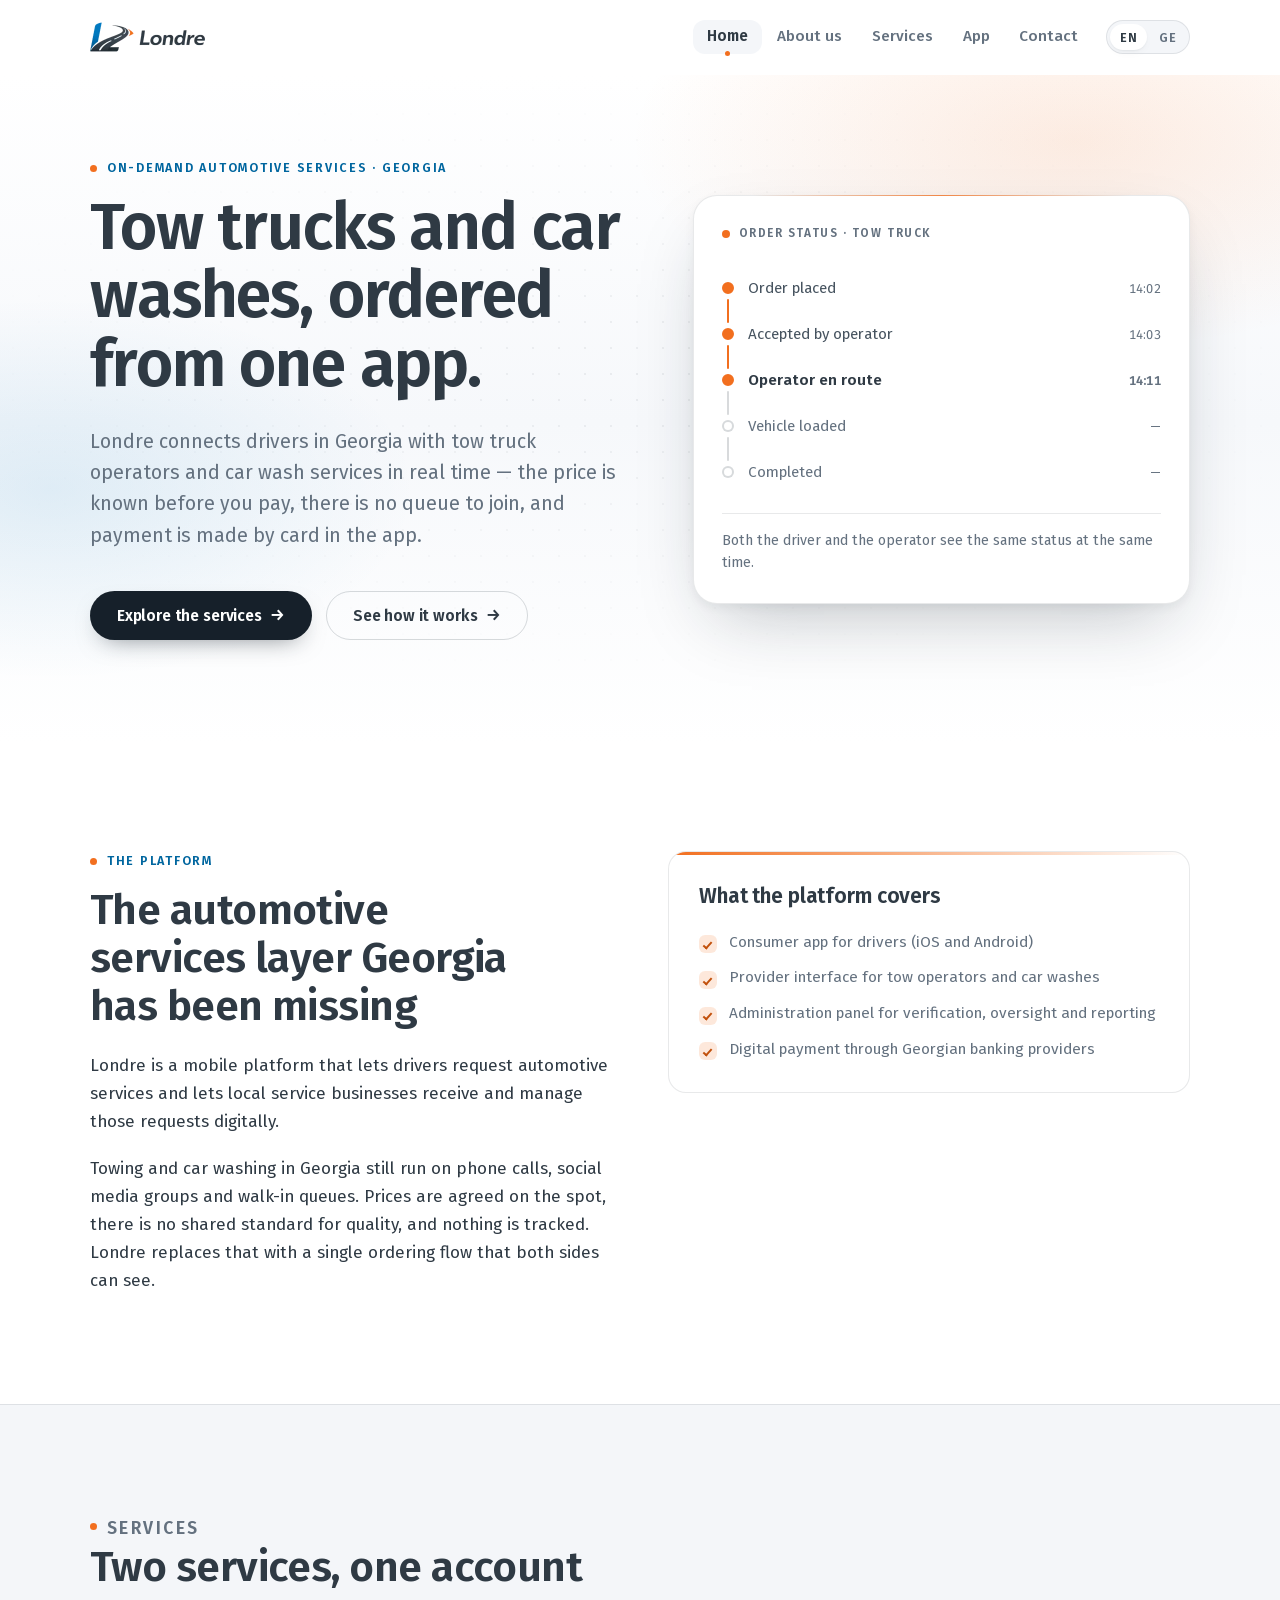
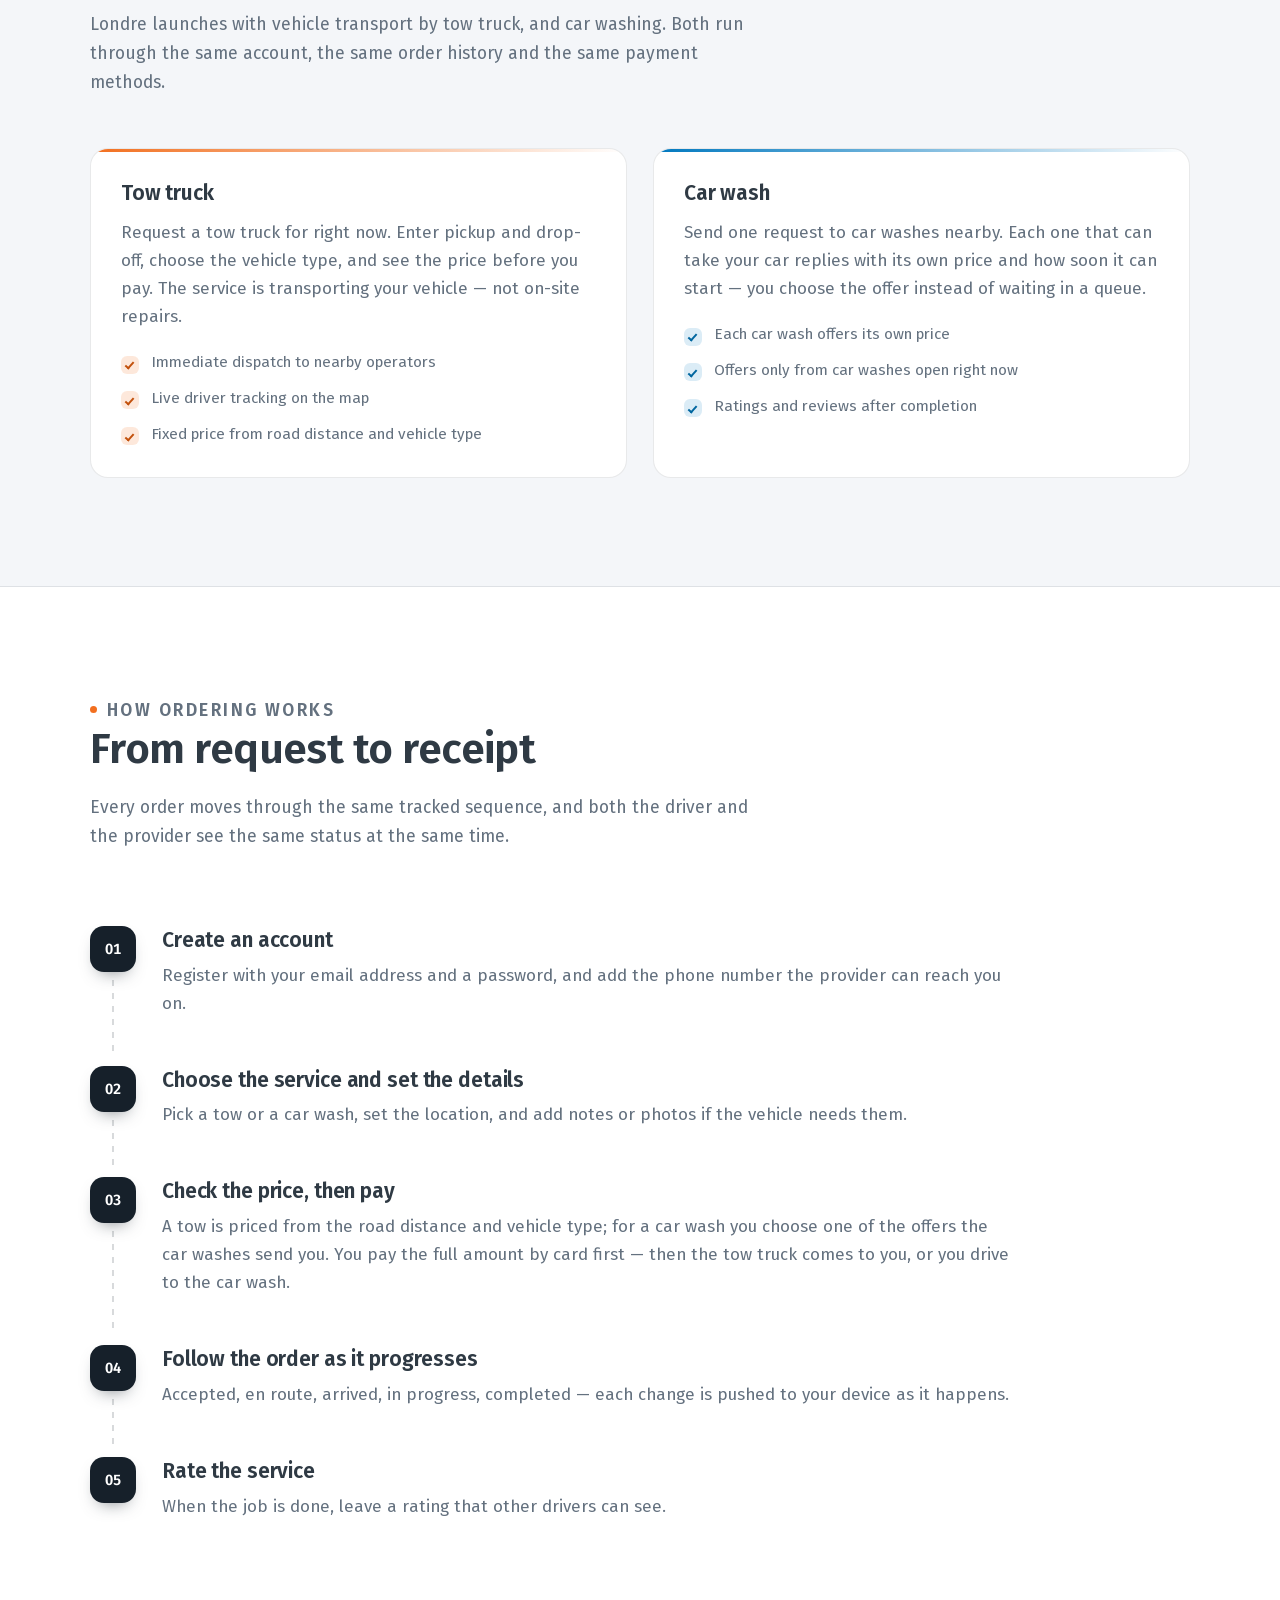
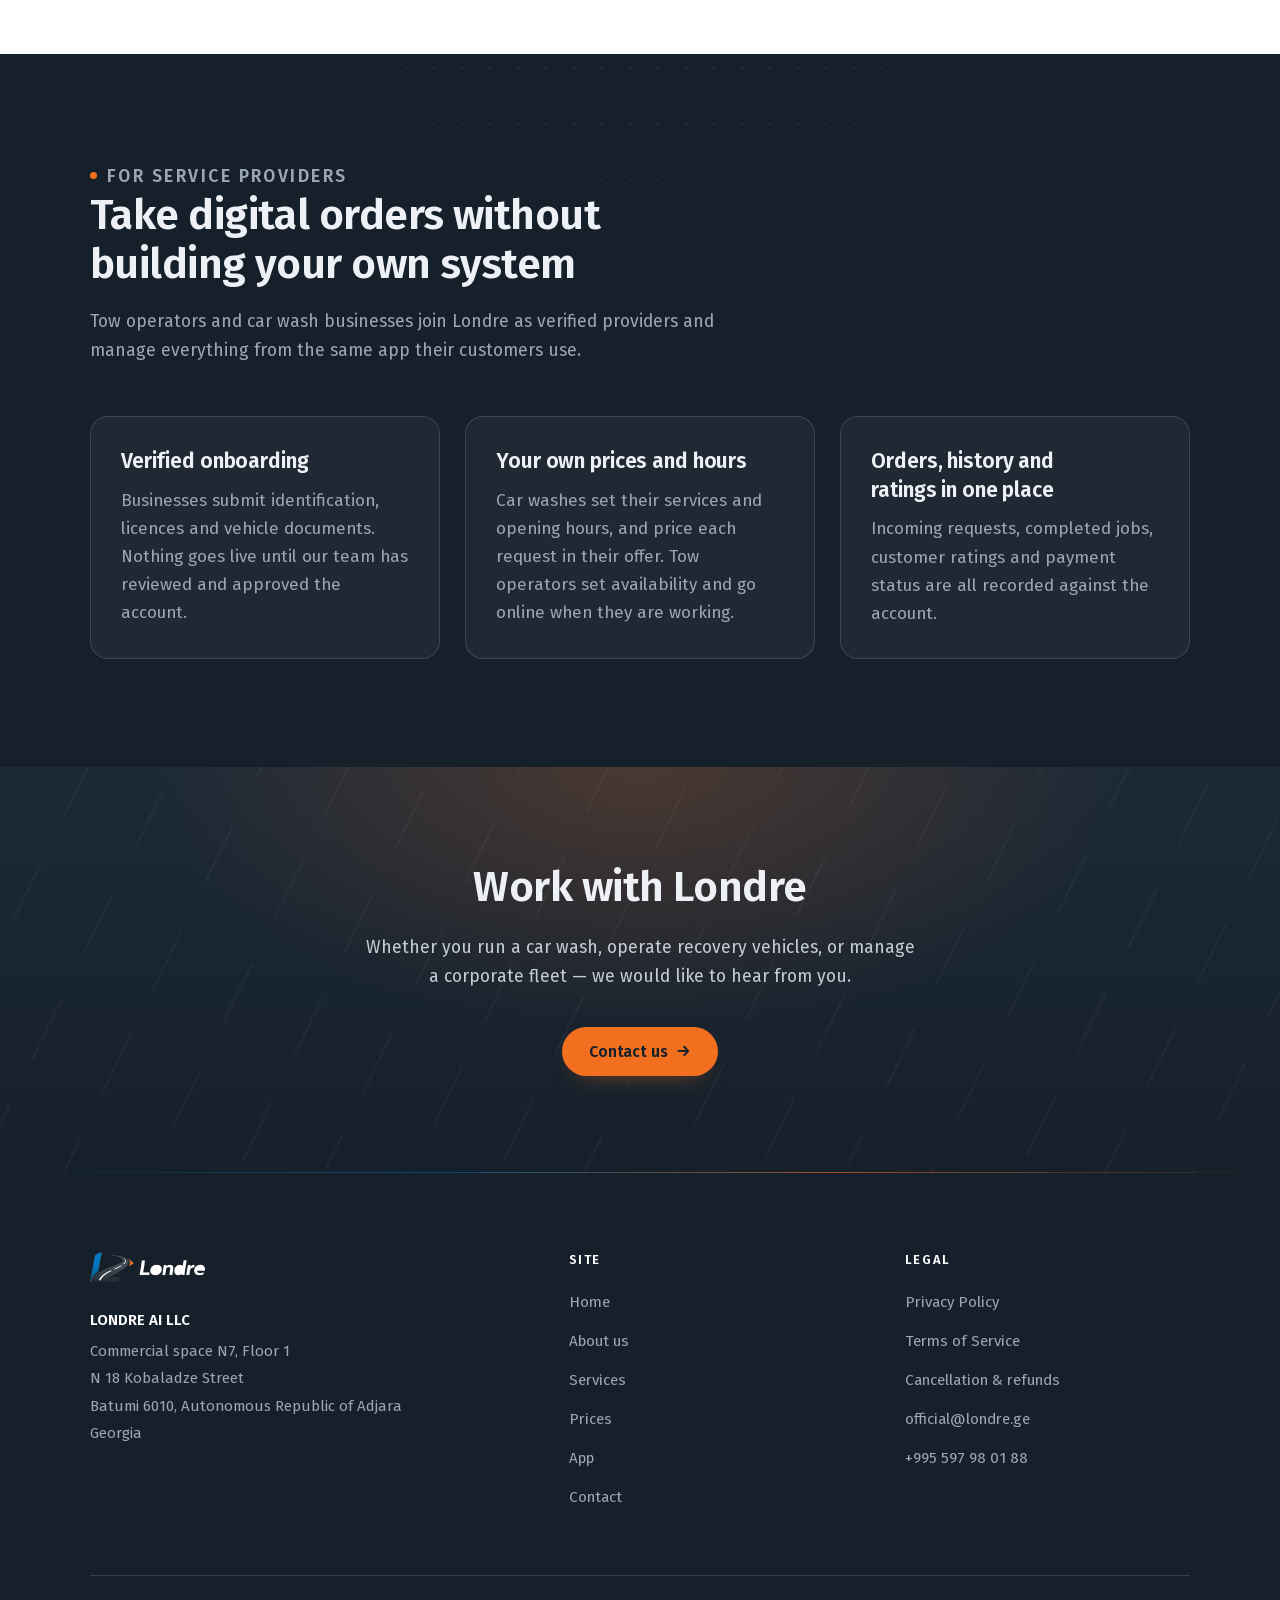
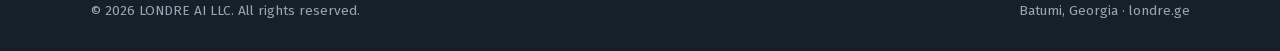
<file: index.html>
<!DOCTYPE html>
<html lang="en">
<head>
<meta charset="utf-8">
<meta name="viewport" content="width=device-width, initial-scale=1">
<title>Londre — On-demand tow truck and car wash services in Georgia</title>
<meta name="title-en" content="Londre — On-demand tow truck and car wash services in Georgia">
<meta name="title-ka" content="ლონდრე — ევაკუატორი და ავტოსამრეცხაო მოთხოვნისამებრ">
<meta name="description" content="Londre is a mobile platform by LONDRE AI LLC connecting drivers in Georgia with tow truck operators and car wash services. Prices shown before you pay and card payment in the app, on iOS and Android.">
<meta name="author" content="LONDRE AI LLC">
<link rel="canonical" href="https://londre.ge/index.html">
<meta property="og:title" content="Londre — On-demand tow truck and car wash services in Georgia">
<meta property="og:description" content="Londre is a mobile platform by LONDRE AI LLC connecting drivers in Georgia with tow truck operators and car wash services. Prices shown before you pay and card payment in the app, on iOS and Android.">
<meta property="og:type" content="website">
<meta property="og:url" content="https://londre.ge/index.html">
<meta property="og:site_name" content="Londre">
<meta property="og:image" content="https://londre.ge/assets/og.png">
<meta property="og:image:width" content="1200">
<meta property="og:image:height" content="630">
<meta name="twitter:card" content="summary_large_image">
<meta name="twitter:image" content="https://londre.ge/assets/og.png">
<meta name="theme-color" content="#16202A">
<link rel="icon" href="assets/favicon.png" type="image/png">
<link rel="apple-touch-icon" href="assets/apple-touch-icon.png">
<link rel="preload" href="assets/fonts/firago-400-latin.woff2" as="font" type="font/woff2" crossorigin>
<link rel="preload" href="assets/fonts/firago-600-latin.woff2" as="font" type="font/woff2" crossorigin>
<script>/* Latin is needed in both languages (brand, e-mail, timestamps), so it is
   preloaded flat. The Georgian slices are only worth fetching early for a
   Georgian visitor. Storage key and language sniff must match assets/site.js. */
try{var _l=localStorage.getItem('londre-lang')||((navigator.language||'').toLowerCase().indexOf('ka')===0?'ka':'en');
if(_l==='ka'){['400','600'].forEach(function(w){var k=document.createElement('link');k.rel='preload';k.as='font';
k.type='font/woff2';k.crossOrigin='anonymous';k.href='assets/fonts/firago-'+w+'-georgian.woff2';
document.head.appendChild(k);});}}catch(e){}</script>
<link rel="stylesheet" href="assets/styles.css">
<script type="application/ld+json">
{
  "@context": "https://schema.org",
  "@type": "Organization",
  "name": "LONDRE AI LLC",
  "alternateName": "Londre",
  "url": "https://londre.ge",
  "logo": "https://londre.ge/assets/logo.png",
  "email": "official@londre.ge",
  "telephone": "+995597980188",
  "address": {
    "@type": "PostalAddress",
    "streetAddress": "Commercial space N7, Floor 1, N 18 Kobaladze Street",
    "addressLocality": "Batumi",
    "addressRegion": "Autonomous Republic of Adjara",
    "postalCode": "6010",
    "addressCountry": "GE"
  }
}
</script>
</head>
<body>
<a class="skip" href="#main">Skip to content</a>
<header class="site-header">
  <div class="wrap nav">
    <a class="brand" href="index.html">
      <picture>
        <source srcset="assets/logo.webp" type="image/webp">
        <img src="assets/logo.png" alt="Londre" width="115" height="36">
      </picture>
    </a>
    <button class="nav-toggle" type="button" aria-expanded="false" aria-label="Menu"><span></span></button>
    <nav class="nav-links" aria-label="Main">
        <a href="index.html" aria-current="page"><span class="en">Home</span><span class="ka">მთავარი</span></a>
        <a href="about.html"><span class="en">About us</span><span class="ka">ჩვენ შესახებ</span></a>
        <a href="services.html"><span class="en">Services</span><span class="ka">სერვისები</span></a>
        <a href="app.html"><span class="en">App</span><span class="ka">აპლიკაცია</span></a>
        <a href="contact.html"><span class="en">Contact</span><span class="ka">კონტაქტი</span></a>
    </nav>
    <div class="lang" role="group" aria-label="Language">
      <button type="button" data-lang="en" aria-pressed="true">EN</button>
      <button type="button" data-lang="ka" aria-pressed="false">GE</button>
    </div>
  </div>
</header>
<main id="main">

<section class="hero">
  <div class="wrap hero-grid">
    <div>
      <p class="eyebrow"><span class="en">On-demand automotive services &middot; Georgia</span><span class="ka">მოთხოვნისამებრ ავტოსერვისები &middot; საქართველო</span></p>
      <h1><span class="en">Tow trucks and car washes, ordered from one app.</span><span class="ka">ევაკუატორი და ავტორეცხვა — ერთი აპლიკაციიდან.</span></h1>
      <p class="lede"><span class="en">Londre connects drivers in Georgia with tow truck operators and car wash services in real time — the price is known before you pay, there is no queue to join, and payment is made by card in the app.</span><span class="ka">ლონდრე რეალურ დროში აკავშირებს საქართველოში მძღოლებს ევაკუატორის ოპერატორებთან და ავტოსამრეცხაოებთან — ფასი ცნობილია გადახდამდე, რიგში დგომა არ გჭირდებათ, გადახდა კი ბარათით ხდება აპლიკაციაში.</span></p>
      <div class="hero-actions">
        <a class="btn btn-primary" href="services.html"><span class="en">Explore the services</span><span class="ka">სერვისების ნახვა</span></a>
        <a class="btn btn-ghost" href="about.html"><span class="en">See how it works</span><span class="ka">ნახეთ როგორ მუშაობს</span></a>
      </div>
    </div>
    <aside class="status-panel" aria-label="Order status example">
      <p class="panel-label"><span class="en">Order status &middot; tow truck</span><span class="ka">შეკვეთის სტატუსი &middot; ევაკუატორი</span></p>
      <ul class="status-list">
        <li class="done"><span class="dot"></span><span><span class="en">Order placed</span><span class="ka">შეკვეთა განთავსდა</span></span><span class="stamp">14:02</span></li>
        <li class="done"><span class="dot"></span><span><span class="en">Accepted by operator</span><span class="ka">ოპერატორმა მიიღო</span></span><span class="stamp">14:03</span></li>
        <li class="now"><span class="dot"></span><span><span class="en">Operator en route</span><span class="ka">ოპერატორი გზაშია</span></span><span class="stamp">14:11</span></li>
        <li><span class="dot"></span><span><span class="en">Vehicle loaded</span><span class="ka">ავტომობილი დატვირთულია</span></span><span class="stamp">&mdash;</span></li>
        <li><span class="dot"></span><span><span class="en">Completed</span><span class="ka">დასრულდა</span></span><span class="stamp">&mdash;</span></li>
      </ul>
      <div class="panel-foot"><div class="en"><p>Both the driver and the operator see the same status at the same time.</p></div><div class="ka"><p>მძღოლიც და ოპერატორიც ერთსა და იმავე სტატუსს ერთდროულად ხედავს.</p></div></div>
    </aside>
  </div>
</section>

<section class="section">
  <div class="wrap">
    <div class="grid grid-2" style="gap:56px; align-items:start;">
      <div>
        <p class="eyebrow"><span class="en">The platform</span><span class="ka">პლატფორმა</span></p>
        <h2><span class="en">The automotive services layer Georgia has been missing</span><span class="ka">ავტოსერვისების ციფრული ფენა, რომელიც საქართველოს აკლდა</span></h2>
        <div class="en"><p>Londre is a mobile platform that lets drivers request automotive services and lets local service businesses receive and manage those requests digitally.</p><p>Towing and car washing in Georgia still run on phone calls, social media groups and walk-in queues. Prices are agreed on the spot, there is no shared standard for quality, and nothing is tracked. Londre replaces that with a single ordering flow that both sides can see.</p></div><div class="ka"><p>ლონდრე არის მობილური პლატფორმა, რომელიც მძღოლს აძლევს ავტოსერვისის შეკვეთის შესაძლებლობას, ხოლო ადგილობრივ სერვის-კომპანიებს — ამ შეკვეთების ციფრულად მიღებისა და მართვის საშუალებას.</p><p>საქართველოში ევაკუაცია და ავტორეცხვა დღემდე ტელეფონზე, სოციალურ ქსელებსა და ცოცხალ რიგზეა დამოკიდებული. ფასი ადგილზე თანხმდება, ხარისხის ერთიანი სტანდარტი არ არსებობს და არაფერი აღირიცხება. ლონდრე ამას ცვლის ერთიანი, ორივე მხარისთვის თვალსაჩინო შეკვეთის პროცესით.</p></div>
      </div>
      <div class="card card-line">
        <h3><span class="en">What the platform covers</span><span class="ka">რას მოიცავს პლატფორმა</span></h3>
        <ul class="ticks">
          <li><span class="en">Consumer app for drivers (iOS and Android)</span><span class="ka">მომხმარებლის აპლიკაცია მძღოლებისთვის (iOS და Android)</span></li>
          <li><span class="en">Provider interface for tow operators and car washes</span><span class="ka">პროვაიდერის ინტერფეისი ევაკუატორებისა და სამრეცხაოებისთვის</span></li>
          <li><span class="en">Administration panel for verification, oversight and reporting</span><span class="ka">ადმინისტრირების პანელი ვერიფიკაციის, ზედამხედველობისა და ანგარიშგებისთვის</span></li>
          <li><span class="en">Digital payment through Georgian banking providers</span><span class="ka">ციფრული გადახდა ქართული საბანკო პროვაიდერების მეშვეობით</span></li>
        </ul>
      </div>
    </div>
  </div>
</section>

<section class="section section-fog">
  <div class="wrap">
    <div class="section-head">
      <p class="eyebrow"><span class="en">Services</span><span class="ka">სერვისები</span></p>
      <h2><span class="en">Two services, one account</span><span class="ka">ორი სერვისი, ერთი ანგარიში</span></h2>
      <p><span class="en">Londre launches with vehicle transport by tow truck, and car washing. Both run through the same account, the same order history and the same payment methods.</span><span class="ka">ლონდრე იწყება ევაკუატორით ავტომობილის გადაყვანითა და ავტორეცხვით. ორივე მუშაობს ერთი ანგარიშით, ერთი შეკვეთების ისტორიითა და ერთი გადახდის მეთოდებით.</span></p>
    </div>
    <div class="grid grid-2">
      <div class="card card-line">
        <h3><span class="en">Tow truck</span><span class="ka">ევაკუატორი</span></h3>
        <div class="en"><p>Request a tow truck for right now. Enter pickup and drop-off, choose the vehicle type, and see the price before you pay. The service is transporting your vehicle — not on-site repairs.</p></div><div class="ka"><p>გამოიძახეთ ევაკუატორი ახლავე. მიუთითეთ აყვანისა და ჩამოსვლის მისამართი, აირჩიეთ ავტომობილის ტიპი და ნახეთ ფასი გადახდამდე. მომსახურება გულისხმობს ავტომობილის გადაყვანას და არა ადგილზე შეკეთებას.</p></div>
        <ul class="ticks">
          <li><span class="en">Immediate dispatch to nearby operators</span><span class="ka">დაუყოვნებელი გამოძახება ახლომდებარე ოპერატორებთან</span></li>
          <li><span class="en">Live driver tracking on the map</span><span class="ka">მძღოლის ადგილმდებარეობა რუკაზე რეალურ დროში</span></li>
          <li><span class="en">Fixed price from road distance and vehicle type</span><span class="ka">ფიქსირებული ფასი გზის მანძილისა და ავტომობილის ტიპის მიხედვით</span></li>
        </ul>
      </div>
      <div class="card card-line-b">
        <h3><span class="en">Car wash</span><span class="ka">ავტოსამრეცხაო</span></h3>
        <div class="en"><p>Send one request to car washes nearby. Each one that can take your car replies with its own price and how soon it can start — you choose the offer instead of waiting in a queue.</p></div><div class="ka"><p>გაგზავნეთ ერთი მოთხოვნა ახლომდებარე სამრეცხაოებში. თითოეული, ვისაც თქვენი ავტომობილის მიღება შეუძლია, გიგზავნით საკუთარ ფასს და დროს, როდის შეძლებს დაწყებას — რიგში ლოდინის ნაცვლად თქვენ ირჩევთ შეთავაზებას.</p></div>
        <ul class="ticks">
          <li><span class="en">Each car wash offers its own price</span><span class="ka">თითოეული სამრეცხაო საკუთარ ფასს გთავაზობთ</span></li>
          <li><span class="en">Offers only from car washes open right now</span><span class="ka">შეთავაზებები მხოლოდ ახლა ღია სამრეცხაოებიდან</span></li>
          <li><span class="en">Ratings and reviews after completion</span><span class="ka">შეფასება და მიმოხილვა შესრულების შემდეგ</span></li>
        </ul>
      </div>
    </div>
  </div>
</section>

<section class="section">
  <div class="wrap">
    <div class="section-head">
      <p class="eyebrow"><span class="en">How ordering works</span><span class="ka">როგორ მუშაობს შეკვეთა</span></p>
      <h2><span class="en">From request to receipt</span><span class="ka">შეკვეთიდან ქვითრამდე</span></h2>
      <p><span class="en">Every order moves through the same tracked sequence, and both the driver and the provider see the same status at the same time.</span><span class="ka">ყოველი შეკვეთა გადის ერთსა და იმავე აღრიცხულ თანმიმდევრობას და მძღოლიც და პროვაიდერიც ერთსა და იმავე სტატუსს ერთდროულად ხედავს.</span></p>
    </div>
    <div class="steps">
      <div class="step"><div class="step-n"></div><div><h3><span class="en">Create an account</span><span class="ka">შექმენით ანგარიში</span></h3><div class="en"><p>Register with your email address and a password, and add the phone number the provider can reach you on.</p></div><div class="ka"><p>დარეგისტრირდით ელფოსტითა და პაროლით და მიუთითეთ ტელეფონის ნომერი, რომელზეც პროვაიდერი დაგიკავშირდებათ.</p></div></div></div>
      <div class="step"><div class="step-n"></div><div><h3><span class="en">Choose the service and set the details</span><span class="ka">აირჩიეთ სერვისი და მიუთითეთ დეტალები</span></h3><div class="en"><p>Pick a tow or a car wash, set the location, and add notes or photos if the vehicle needs them.</p></div><div class="ka"><p>აირჩიეთ ევაკუატორი ან სამრეცხაო, მიუთითეთ ადგილი, საჭიროების შემთხვევაში დაამატეთ შენიშვნა ან ფოტო.</p></div></div></div>
      <div class="step"><div class="step-n"></div><div><h3><span class="en">Check the price, then pay</span><span class="ka">გადაამოწმეთ ფასი და გადაიხადეთ</span></h3><div class="en"><p>A tow is priced from the road distance and vehicle type; for a car wash you choose one of the offers the car washes send you. You pay the full amount by card first — then the tow truck comes to you, or you drive to the car wash.</p></div><div class="ka"><p>ევაკუატორის ფასი გზის მანძილითა და ავტომობილის ტიპით გამოითვლება; სამრეცხაოს შემთხვევაში ირჩევთ ერთ-ერთ შეთავაზებას, რომელსაც სამრეცხაოები გიგზავნიან. ჯერ სრულ თანხას იხდით ბარათით — შემდეგ კი ევაკუატორი თქვენთან მოდის, ან თქვენ მიდიხართ სამრეცხაოში.</p></div></div></div>
      <div class="step"><div class="step-n"></div><div><h3><span class="en">Follow the order as it progresses</span><span class="ka">თვალი ადევნეთ შეკვეთის მიმდინარეობას</span></h3><div class="en"><p>Accepted, en route, arrived, in progress, completed — each change is pushed to your device as it happens.</p></div><div class="ka"><p>მიღებულია, გზაშია, ჩამოვიდა, მიმდინარეობს, დასრულდა — თითოეული ცვლილება მყისვე იგზავნება თქვენს მოწყობილობაზე.</p></div></div></div>
      <div class="step"><div class="step-n"></div><div><h3><span class="en">Rate the service</span><span class="ka">შეაფასეთ სერვისი</span></h3><div class="en"><p>When the job is done, leave a rating that other drivers can see.</p></div><div class="ka"><p>სამუშაოს დასრულების შემდეგ დატოვეთ შეფასება, რომელსაც სხვა მძღოლები დაინახავენ.</p></div></div></div>
    </div>
  </div>
</section>

<section class="section section-dark">
  <div class="wrap">
    <div class="section-head">
      <p class="eyebrow"><span class="en">For service providers</span><span class="ka">სერვის-პროვაიდერებისთვის</span></p>
      <h2><span class="en">Take digital orders without building your own system</span><span class="ka">მიიღეთ ციფრული შეკვეთები საკუთარი სისტემის აშენების გარეშე</span></h2>
      <p><span class="en">Tow operators and car wash businesses join Londre as verified providers and manage everything from the same app their customers use.</span><span class="ka">ევაკუატორის ოპერატორები და ავტოსამრეცხაოები ლონდრეს უერთდებიან როგორც ვერიფიცირებული პროვაიდერები და ყველაფერს იმავე აპლიკაციიდან მართავენ, რომელსაც მათი კლიენტები იყენებენ.</span></p>
    </div>
    <div class="grid grid-3">
      <div class="card"><h3><span class="en">Verified onboarding</span><span class="ka">ვერიფიცირებული რეგისტრაცია</span></h3><div class="en"><p>Businesses submit identification, licences and vehicle documents. Nothing goes live until our team has reviewed and approved the account.</p></div><div class="ka"><p>კომპანიები წარადგენენ პირადობის, ლიცენზიისა და ავტომობილის დოკუმენტებს. ანგარიში აქტიური არ ხდება, სანამ ჩვენი გუნდი მას არ განიხილავს და დაამტკიცებს.</p></div></div>
      <div class="card"><h3><span class="en">Your own prices and hours</span><span class="ka">საკუთარი ფასები და სამუშაო საათები</span></h3><div class="en"><p>Car washes set their services and opening hours, and price each request in their offer. Tow operators set availability and go online when they are working.</p></div><div class="ka"><p>სამრეცხაოები აყენებენ სერვისებსა და სამუშაო საათებს და თითოეულ მოთხოვნას საკუთარ ფასს სთავაზობენ. ევაკუატორები აყენებენ ხელმისაწვდომობას და მუშაობისას გადადიან ონლაინ რეჟიმში.</p></div></div>
      <div class="card"><h3><span class="en">Orders, history and ratings in one place</span><span class="ka">შეკვეთები, ისტორია და შეფასებები ერთ ადგილას</span></h3><div class="en"><p>Incoming requests, completed jobs, customer ratings and payment status are all recorded against the account.</p></div><div class="ka"><p>შემომავალი შეკვეთები, შესრულებული სამუშაოები, კლიენტების შეფასებები და გადახდის სტატუსი აღირიცხება ერთ ანგარიშზე.</p></div></div>
    </div>
  </div>
</section>

<section class="cta">
  <div class="wrap">
    <h2><span class="en">Work with Londre</span><span class="ka">ითანამშრომლეთ ლონდრესთან</span></h2>
    <div class="en"><p>Whether you run a car wash, operate recovery vehicles, or manage a corporate fleet — we would like to hear from you.</p></div><div class="ka"><p>თუ მართავთ ავტოსამრეცხაოს, ევაკუატორს ან კორპორატიულ ავტოპარკს — მოგვწერეთ.</p></div>
    <a class="btn btn-primary" href="contact.html"><span class="en">Contact us</span><span class="ka">დაგვიკავშირდით</span></a>
  </div>
</section>

</main>
<footer class="site-footer">
  <div class="wrap">
    <div class="footer-grid">
      <div>
        <picture>
          <source srcset="assets/logo-inverse.webp" type="image/webp">
          <img class="footer-logo" src="assets/logo-inverse.png" alt="Londre" width="115" height="36">
        </picture>
        <address>
          <strong>LONDRE AI LLC</strong><br>
          Commercial space N7, Floor 1<br>
          N 18 Kobaladze Street<br>
          Batumi 6010, Autonomous Republic of Adjara<br>
          Georgia
        </address>
      </div>
      <div>
        <h4><span class="en">Site</span><span class="ka">საიტი</span></h4>
        <ul>
          <li><a href="index.html"><span class="en">Home</span><span class="ka">მთავარი</span></a></li>
          <li><a href="about.html"><span class="en">About us</span><span class="ka">ჩვენ შესახებ</span></a></li>
          <li><a href="services.html"><span class="en">Services</span><span class="ka">სერვისები</span></a></li>
          <li><a href="services.html#prices"><span class="en">Prices</span><span class="ka">ფასები</span></a></li>
          <li><a href="app.html"><span class="en">App</span><span class="ka">აპლიკაცია</span></a></li>
          <li><a href="contact.html"><span class="en">Contact</span><span class="ka">კონტაქტი</span></a></li>
        </ul>
      </div>
      <div>
        <h4><span class="en">Legal</span><span class="ka">სამართლებრივი</span></h4>
        <ul>
          <li><a href="privacy.html"><span class="en">Privacy Policy</span><span class="ka">კონფიდენციალურობის პოლიტიკა</span></a></li>
          <li><a href="terms.html"><span class="en">Terms of Service</span><span class="ka">მომსახურების პირობები</span></a></li>
          <li><a href="refund.html"><span class="en">Cancellation &amp; refunds</span><span class="ka">გაუქმება და თანხის დაბრუნება</span></a></li>
          <li><a href="mailto:official@londre.ge">official@londre.ge</a></li>
          <li><a href="tel:+995597980188">+995 597 98 01 88</a></li>
        </ul>
      </div>
    </div>
    <div class="footer-base">
      <div>&copy; 2026 LONDRE AI LLC. <span class="en">All rights reserved.</span><span class="ka">ყველა უფლება დაცულია.</span></div>
      <div>Batumi, Georgia &middot; londre.ge</div>
    </div>
  </div>
</footer>
<script src="assets/site.js"></script>
</body>
</html>
</file>
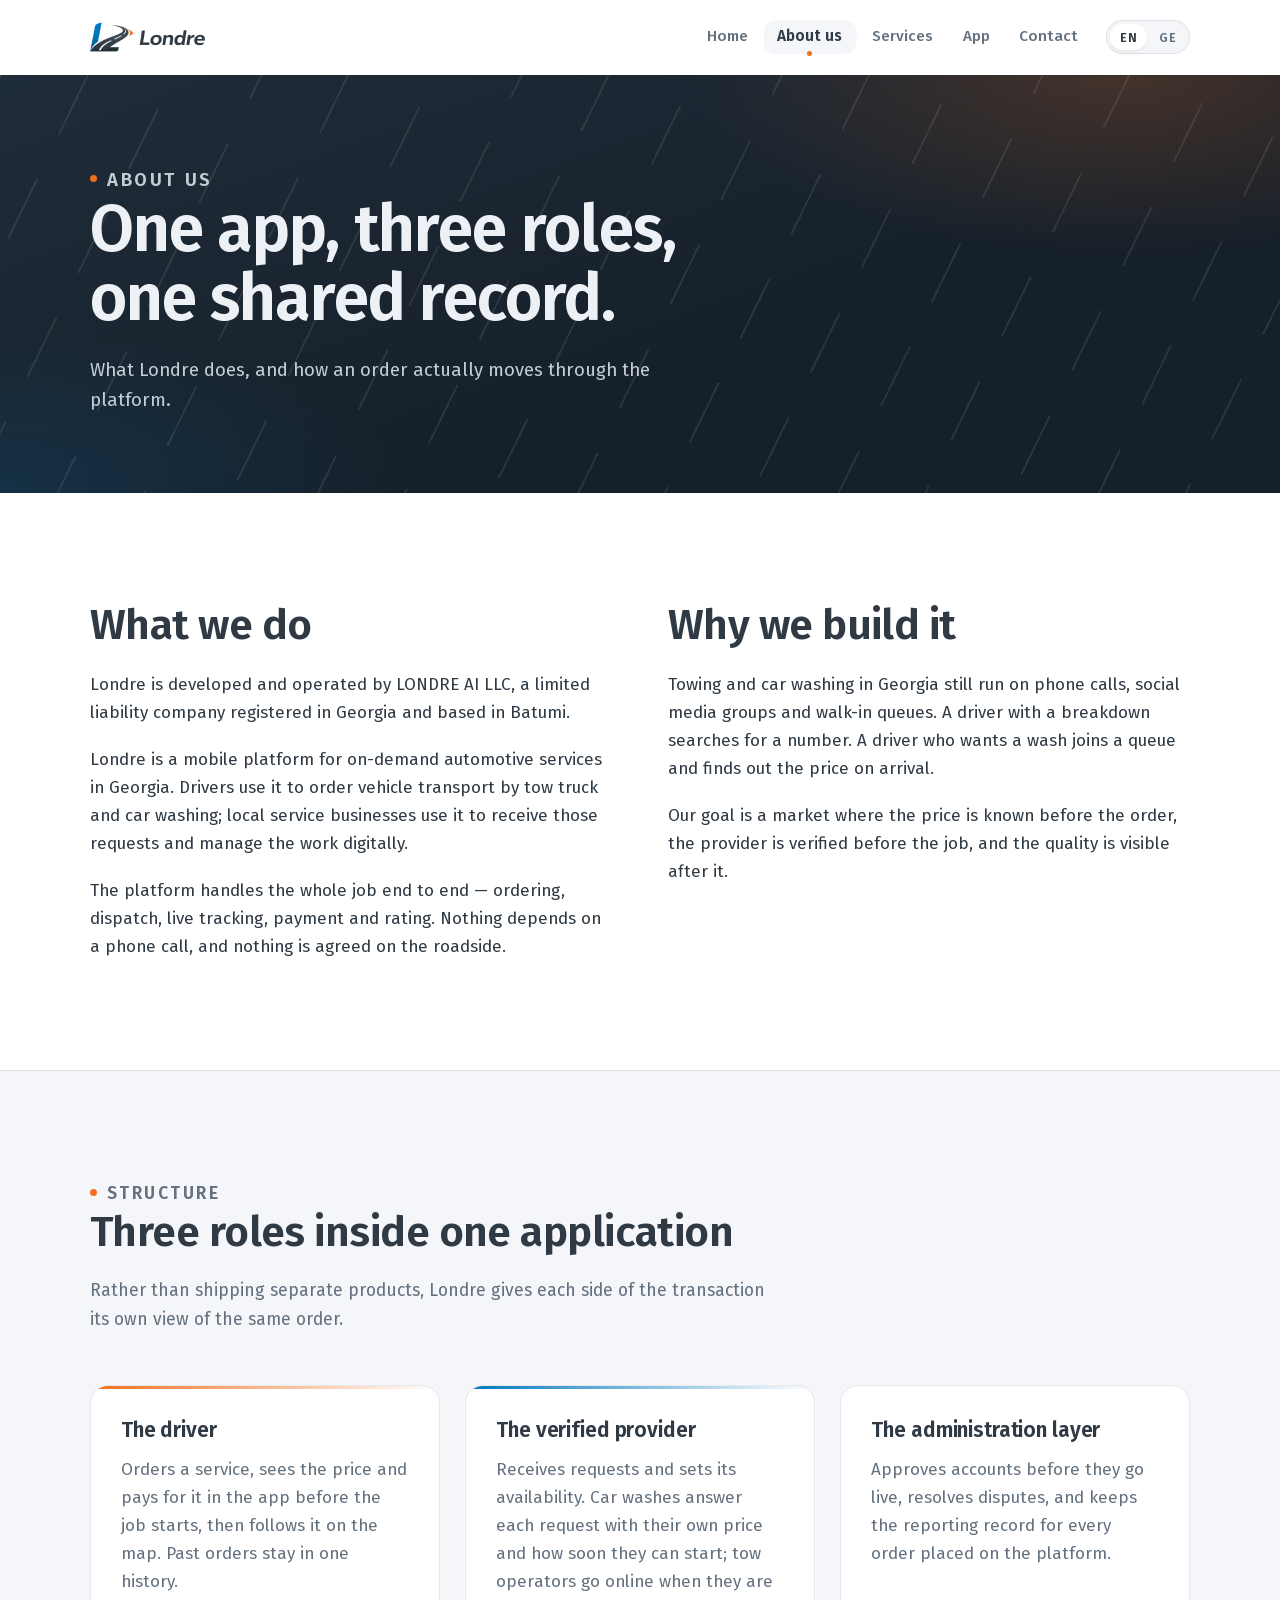
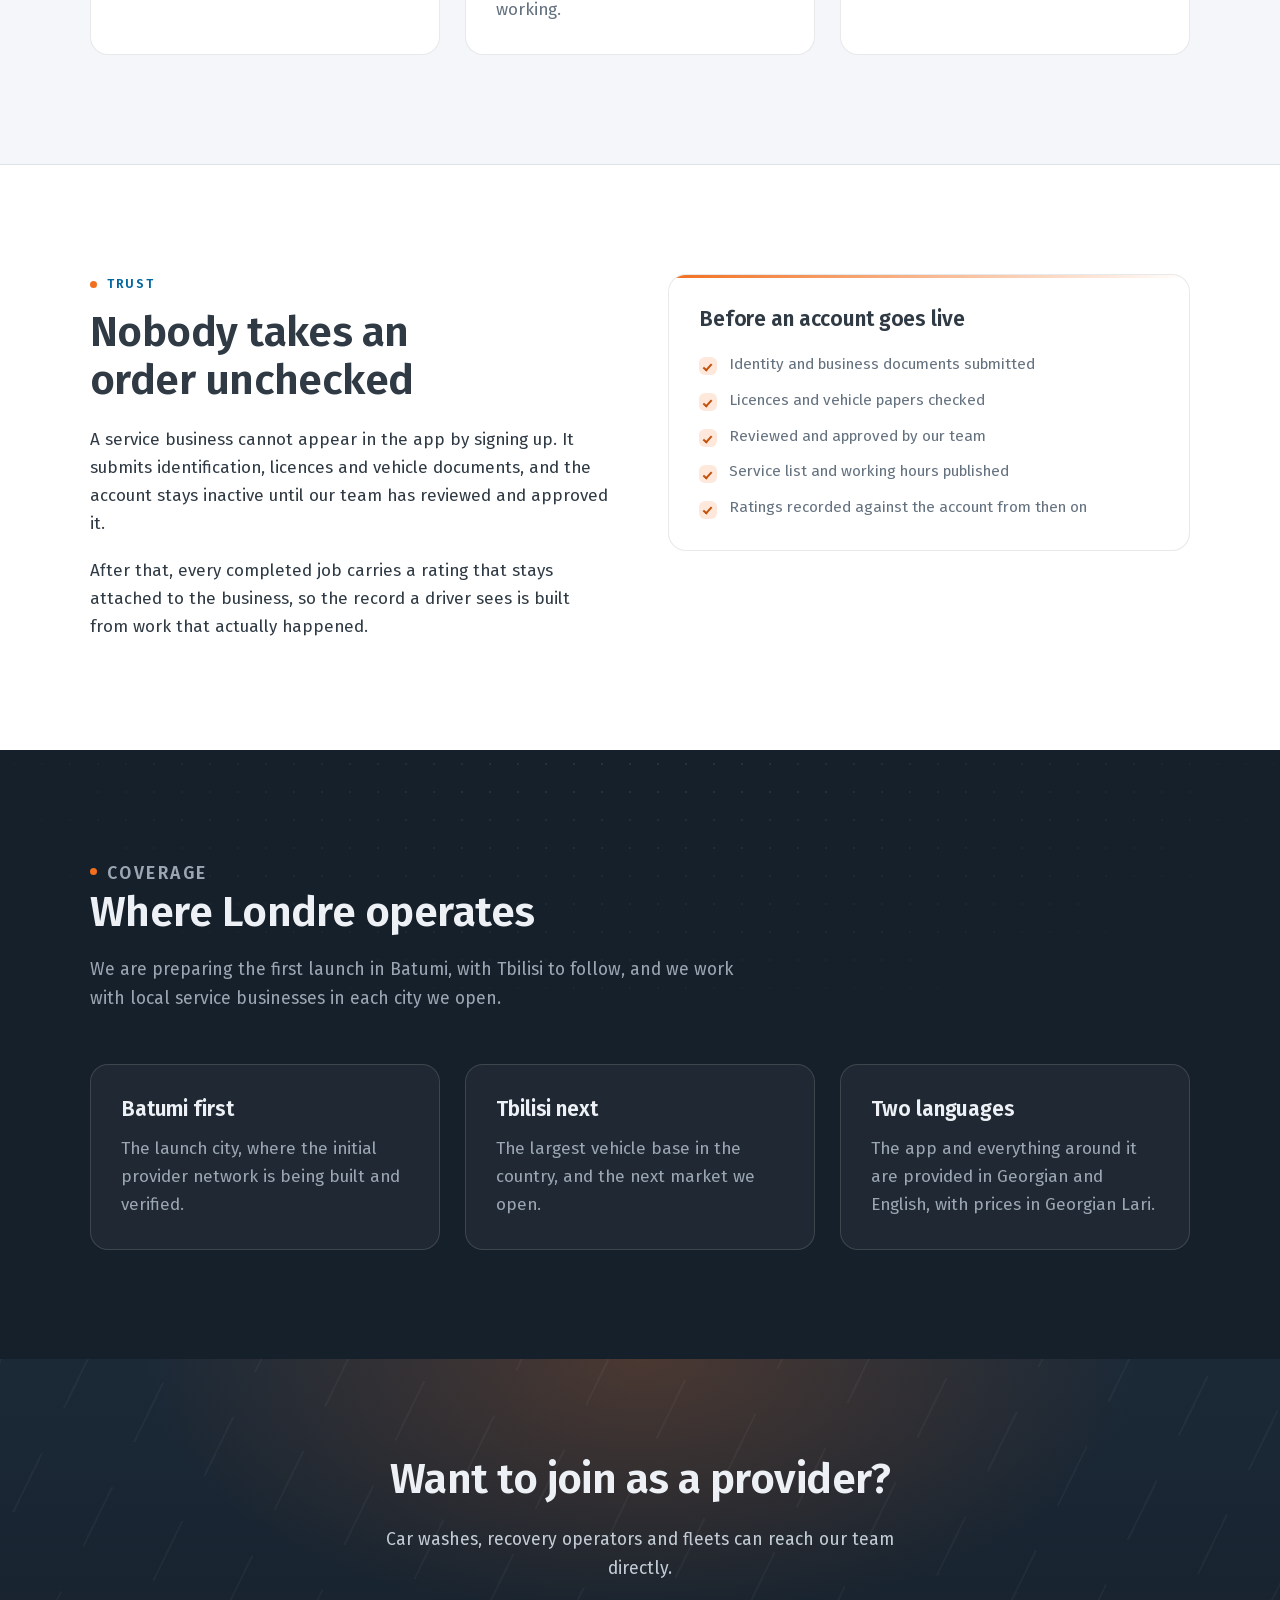
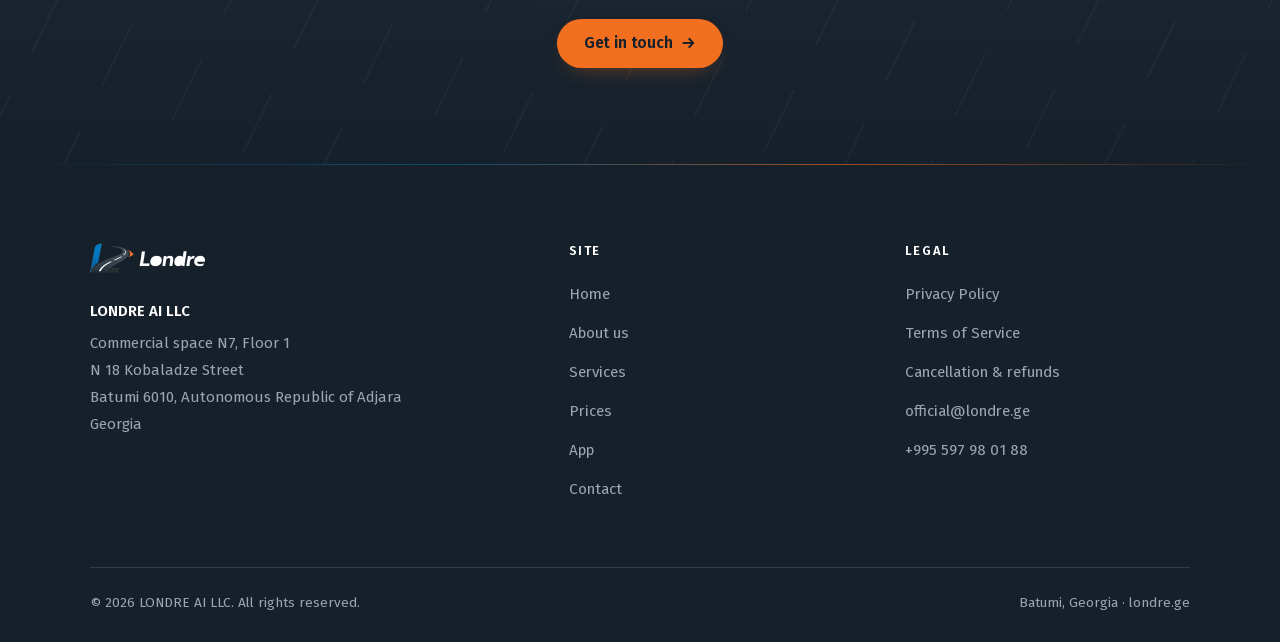
<file: about.html>
<!DOCTYPE html>
<html lang="en">
<head>
<meta charset="utf-8">
<meta name="viewport" content="width=device-width, initial-scale=1">
<title>About us — LONDRE AI LLC</title>
<meta name="title-en" content="About us — LONDRE AI LLC">
<meta name="title-ka" content="ჩვენ შესახებ — LONDRE AI LLC">
<meta name="description" content="How the Londre platform works: one app with three roles — drivers who order, verified providers who fulfil, and an administration layer that approves accounts and oversees every order from request to receipt.">
<meta name="author" content="LONDRE AI LLC">
<link rel="canonical" href="https://londre.ge/about.html">
<meta property="og:title" content="About us — LONDRE AI LLC">
<meta property="og:description" content="How the Londre platform works: one app with three roles — drivers who order, verified providers who fulfil, and an administration layer that approves accounts and oversees every order from request to receipt.">
<meta property="og:type" content="website">
<meta property="og:url" content="https://londre.ge/about.html">
<meta property="og:site_name" content="Londre">
<meta property="og:image" content="https://londre.ge/assets/og.png">
<meta property="og:image:width" content="1200">
<meta property="og:image:height" content="630">
<meta name="twitter:card" content="summary_large_image">
<meta name="twitter:image" content="https://londre.ge/assets/og.png">
<meta name="theme-color" content="#16202A">
<link rel="icon" href="assets/favicon.png" type="image/png">
<link rel="apple-touch-icon" href="assets/apple-touch-icon.png">
<link rel="preload" href="assets/fonts/firago-400-latin.woff2" as="font" type="font/woff2" crossorigin>
<link rel="preload" href="assets/fonts/firago-600-latin.woff2" as="font" type="font/woff2" crossorigin>
<script>/* Latin is needed in both languages (brand, e-mail, timestamps), so it is
   preloaded flat. The Georgian slices are only worth fetching early for a
   Georgian visitor. Storage key and language sniff must match assets/site.js. */
try{var _l=localStorage.getItem('londre-lang')||((navigator.language||'').toLowerCase().indexOf('ka')===0?'ka':'en');
if(_l==='ka'){['400','600'].forEach(function(w){var k=document.createElement('link');k.rel='preload';k.as='font';
k.type='font/woff2';k.crossOrigin='anonymous';k.href='assets/fonts/firago-'+w+'-georgian.woff2';
document.head.appendChild(k);});}}catch(e){}</script>
<link rel="stylesheet" href="assets/styles.css">
<script type="application/ld+json">
{
  "@context": "https://schema.org",
  "@type": "Organization",
  "name": "LONDRE AI LLC",
  "alternateName": "Londre",
  "url": "https://londre.ge",
  "logo": "https://londre.ge/assets/logo.png",
  "email": "official@londre.ge",
  "telephone": "+995597980188",
  "address": {
    "@type": "PostalAddress",
    "streetAddress": "Commercial space N7, Floor 1, N 18 Kobaladze Street",
    "addressLocality": "Batumi",
    "addressRegion": "Autonomous Republic of Adjara",
    "postalCode": "6010",
    "addressCountry": "GE"
  }
}
</script>
</head>
<body>
<a class="skip" href="#main">Skip to content</a>
<header class="site-header">
  <div class="wrap nav">
    <a class="brand" href="index.html">
      <picture>
        <source srcset="assets/logo.webp" type="image/webp">
        <img src="assets/logo.png" alt="Londre" width="115" height="36">
      </picture>
    </a>
    <button class="nav-toggle" type="button" aria-expanded="false" aria-label="Menu"><span></span></button>
    <nav class="nav-links" aria-label="Main">
        <a href="index.html"><span class="en">Home</span><span class="ka">მთავარი</span></a>
        <a href="about.html" aria-current="page"><span class="en">About us</span><span class="ka">ჩვენ შესახებ</span></a>
        <a href="services.html"><span class="en">Services</span><span class="ka">სერვისები</span></a>
        <a href="app.html"><span class="en">App</span><span class="ka">აპლიკაცია</span></a>
        <a href="contact.html"><span class="en">Contact</span><span class="ka">კონტაქტი</span></a>
    </nav>
    <div class="lang" role="group" aria-label="Language">
      <button type="button" data-lang="en" aria-pressed="true">EN</button>
      <button type="button" data-lang="ka" aria-pressed="false">GE</button>
    </div>
  </div>
</header>
<main id="main">

<section class="banner">
  <div class="wrap">
    <p class="eyebrow"><span class="en">About us</span><span class="ka">ჩვენ შესახებ</span></p>
    <h1><span class="en">One app, three roles, one shared record.</span><span class="ka">ერთი აპლიკაცია, სამი როლი, ერთი საერთო ჩანაწერი.</span></h1>
    <p><span class="en">What Londre does, and how an order actually moves through the platform.</span><span class="ka">რას აკეთებს ლონდრე და როგორ მოძრაობს შეკვეთა პლატფორმაში.</span></p>
  </div>
</section>

<section class="section">
  <div class="wrap">
    <div class="grid grid-2" style="gap:56px; align-items:start;">
      <div>
        <h2><span class="en">What we do</span><span class="ka">რას ვაკეთებთ</span></h2>
        <div class="en"><p>Londre is developed and operated by LONDRE AI LLC, a limited liability company registered in Georgia and based in Batumi.</p><p>Londre is a mobile platform for on-demand automotive services in Georgia. Drivers use it to order vehicle transport by tow truck and car washing; local service businesses use it to receive those requests and manage the work digitally.</p><p>The platform handles the whole job end to end — ordering, dispatch, live tracking, payment and rating. Nothing depends on a phone call, and nothing is agreed on the roadside.</p></div><div class="ka"><p>ლონდრეს ქმნის და მართავს LONDRE AI LLC — საქართველოში რეგისტრირებული შეზღუდული პასუხისმგებლობის საზოგადოება, რომელიც ბათუმში მდებარეობს.</p><p>ლონდრე არის მობილური პლატფორმა საქართველოში მოთხოვნისამებრ ავტოსერვისებისთვის. მძღოლები მას იყენებენ ევაკუაციისა და ავტორეცხვის შესაკვეთად; ადგილობრივი სერვის-კომპანიები კი — ამ შეკვეთების მისაღებად და სამუშაოს ციფრულად სამართავად.</p><p>პლატფორმა თავიდან ბოლომდე უზრუნველყოფს სამუშაოს — შეკვეთას, განაწილებას, რეალურ დროში თვალყურის დევნებას, გადახდასა და შეფასებას. არაფერი არ არის დამოკიდებული სატელეფონო ზარზე და არაფერი თანხმდება გზის პირას.</p></div>
      </div>
      <div>
        <h2><span class="en">Why we build it</span><span class="ka">რატომ ვქმნით</span></h2>
        <div class="en"><p>Towing and car washing in Georgia still run on phone calls, social media groups and walk-in queues. A driver with a breakdown searches for a number. A driver who wants a wash joins a queue and finds out the price on arrival.</p><p>Our goal is a market where the price is known before the order, the provider is verified before the job, and the quality is visible after it.</p></div><div class="ka"><p>საქართველოში ევაკუაცია და ავტორეცხვა დღემდე ტელეფონზე, სოციალურ ქსელებსა და ცოცხალ რიგზეა დამოკიდებული. მძღოლი გაფუჭებისას ნომერს ეძებს. მძღოლი, რომელსაც რეცხვა სურს, დგება რიგში და ფასს ადგილზე იგებს.</p><p>ჩვენი მიზანია ბაზარი, სადაც ფასი შეკვეთამდე ცნობილია, პროვაიდერი სამუშაომდე ვერიფიცირებულია, ხარისხი კი შემდეგ თვალსაჩინოა.</p></div>
      </div>
    </div>
  </div>
</section>

<section class="section section-fog">
  <div class="wrap">
    <div class="section-head">
      <p class="eyebrow"><span class="en">Structure</span><span class="ka">სტრუქტურა</span></p>
      <h2><span class="en">Three roles inside one application</span><span class="ka">სამი როლი ერთ აპლიკაციაში</span></h2>
      <p><span class="en">Rather than shipping separate products, Londre gives each side of the transaction its own view of the same order.</span><span class="ka">ცალკეული პროდუქტების ნაცვლად, ლონდრე გარიგების თითოეულ მხარეს ერთი და იმავე შეკვეთის საკუთარ ხედვას აძლევს.</span></p>
    </div>
    <div class="grid grid-3">
      <div class="card card-line"><h3><span class="en">The driver</span><span class="ka">მძღოლი</span></h3><div class="en"><p>Orders a service, sees the price and pays for it in the app before the job starts, then follows it on the map. Past orders stay in one history.</p></div><div class="ka"><p>უკვეთავს სერვისს, ხედავს ფასს და იხდის მას აპლიკაციაში სამუშაოს დაწყებამდე, შემდეგ კი რუკაზე ადევნებს თვალს. წარსული შეკვეთები ერთ ისტორიაში რჩება.</p></div></div>
      <div class="card card-line-b"><h3><span class="en">The verified provider</span><span class="ka">ვერიფიცირებული პროვაიდერი</span></h3><div class="en"><p>Receives requests and sets its availability. Car washes answer each request with their own price and how soon they can start; tow operators go online when they are working.</p></div><div class="ka"><p>იღებს მოთხოვნებს და აყენებს ხელმისაწვდომობას. სამრეცხაოები თითოეულ მოთხოვნას პასუხობენ საკუთარი ფასით და დროით, როდის შეძლებენ დაწყებას; ევაკუატორები მუშაობისას გადადიან ონლაინ რეჟიმში.</p></div></div>
      <div class="card"><h3><span class="en">The administration layer</span><span class="ka">ადმინისტრირების ფენა</span></h3><div class="en"><p>Approves accounts before they go live, resolves disputes, and keeps the reporting record for every order placed on the platform.</p></div><div class="ka"><p>ამტკიცებს ანგარიშებს გააქტიურებამდე, წყვეტს დავებს და აწარმოებს ანგარიშგების ჩანაწერს პლატფორმაზე განთავსებული ყოველი შეკვეთისთვის.</p></div></div>
    </div>
  </div>
</section>

<section class="section">
  <div class="wrap">
    <div class="grid grid-2" style="gap:56px; align-items:start;">
      <div>
        <p class="eyebrow"><span class="en">Trust</span><span class="ka">ნდობა</span></p>
        <h2><span class="en">Nobody takes an order unchecked</span><span class="ka">არავინ იღებს შეკვეთას შემოწმების გარეშე</span></h2>
        <div class="en"><p>A service business cannot appear in the app by signing up. It submits identification, licences and vehicle documents, and the account stays inactive until our team has reviewed and approved it.</p><p>After that, every completed job carries a rating that stays attached to the business, so the record a driver sees is built from work that actually happened.</p></div><div class="ka"><p>სერვის-კომპანია აპლიკაციაში მხოლოდ რეგისტრაციით ვერ გამოჩნდება. იგი წარადგენს პირადობის, ლიცენზიისა და ავტომობილის დოკუმენტებს, ხოლო ანგარიში არააქტიური რჩება, სანამ ჩვენი გუნდი მას არ განიხილავს და დაამტკიცებს.</p><p>ამის შემდეგ ყოველი შესრულებული სამუშაო ატარებს შეფასებას, რომელიც კომპანიას რჩება — ამიტომ ჩანაწერი, რომელსაც მძღოლი ხედავს, რეალურად შესრულებული სამუშაოსგან შენდება.</p></div>
      </div>
      <div class="card card-line">
        <h3><span class="en">Before an account goes live</span><span class="ka">სანამ ანგარიში გააქტიურდება</span></h3>
        <ul class="ticks">
          <li><span class="en">Identity and business documents submitted</span><span class="ka">წარდგენილია პირადობისა და ბიზნესის დოკუმენტები</span></li>
          <li><span class="en">Licences and vehicle papers checked</span><span class="ka">შემოწმებულია ლიცენზიები და ავტომობილის საბუთები</span></li>
          <li><span class="en">Reviewed and approved by our team</span><span class="ka">განხილული და დამტკიცებული ჩვენი გუნდის მიერ</span></li>
          <li><span class="en">Service list and working hours published</span><span class="ka">გამოქვეყნებულია სერვისების სია და სამუშაო საათები</span></li>
          <li><span class="en">Ratings recorded against the account from then on</span><span class="ka">ამის შემდეგ შეფასებები აღირიცხება ანგარიშზე</span></li>
        </ul>
      </div>
    </div>
  </div>
</section>

<section class="section section-dark">
  <div class="wrap">
    <div class="section-head">
      <p class="eyebrow"><span class="en">Coverage</span><span class="ka">დაფარვა</span></p>
      <h2><span class="en">Where Londre operates</span><span class="ka">სად მოქმედებს ლონდრე</span></h2>
      <p><span class="en">We are preparing the first launch in Batumi, with Tbilisi to follow, and we work with local service businesses in each city we open.</span><span class="ka">ვემზადებით პირველი გაშვებისთვის ბათუმში, შემდეგ კი — თბილისში, და ვთანამშრომლობთ ადგილობრივ სერვის-კომპანიებთან ყოველ ქალაქში, რომელსაც ვხსნით.</span></p>
    </div>
    <div class="grid grid-3">
      <div class="card"><h3><span class="en">Batumi first</span><span class="ka">ჯერ ბათუმი</span></h3><div class="en"><p>The launch city, where the initial provider network is being built and verified.</p></div><div class="ka"><p>გაშვების ქალაქი, სადაც შენდება და მოწმდება პროვაიდერების საწყისი ქსელი.</p></div></div>
      <div class="card"><h3><span class="en">Tbilisi next</span><span class="ka">შემდეგ თბილისი</span></h3><div class="en"><p>The largest vehicle base in the country, and the next market we open.</p></div><div class="ka"><p>ქვეყნის ყველაზე დიდი ავტოპარკი და შემდეგი ბაზარი, რომელსაც ვხსნით.</p></div></div>
      <div class="card"><h3><span class="en">Two languages</span><span class="ka">ორი ენა</span></h3><div class="en"><p>The app and everything around it are provided in Georgian and English, with prices in Georgian Lari.</p></div><div class="ka"><p>აპლიკაცია და მასთან დაკავშირებული ყველაფერი ხელმისაწვდომია ქართულად და ინგლისურად, ფასები კი — ქართულ ლარში.</p></div></div>
    </div>
  </div>
</section>

<section class="cta">
  <div class="wrap">
    <h2><span class="en">Want to join as a provider?</span><span class="ka">გსურთ შემოგვიერთდეთ როგორც პროვაიდერი?</span></h2>
    <div class="en"><p>Car washes, recovery operators and fleets can reach our team directly.</p></div><div class="ka"><p>სამრეცხაოებს, ევაკუატორის ოპერატორებსა და ავტოპარკებს შეუძლიათ პირდაპირ დაგვიკავშირდნენ.</p></div>
    <a class="btn btn-primary" href="contact.html"><span class="en">Get in touch</span><span class="ka">დაგვიკავშირდით</span></a>
  </div>
</section>

</main>
<footer class="site-footer">
  <div class="wrap">
    <div class="footer-grid">
      <div>
        <picture>
          <source srcset="assets/logo-inverse.webp" type="image/webp">
          <img class="footer-logo" src="assets/logo-inverse.png" alt="Londre" width="115" height="36">
        </picture>
        <address>
          <strong>LONDRE AI LLC</strong><br>
          Commercial space N7, Floor 1<br>
          N 18 Kobaladze Street<br>
          Batumi 6010, Autonomous Republic of Adjara<br>
          Georgia
        </address>
      </div>
      <div>
        <h4><span class="en">Site</span><span class="ka">საიტი</span></h4>
        <ul>
          <li><a href="index.html"><span class="en">Home</span><span class="ka">მთავარი</span></a></li>
          <li><a href="about.html"><span class="en">About us</span><span class="ka">ჩვენ შესახებ</span></a></li>
          <li><a href="services.html"><span class="en">Services</span><span class="ka">სერვისები</span></a></li>
          <li><a href="services.html#prices"><span class="en">Prices</span><span class="ka">ფასები</span></a></li>
          <li><a href="app.html"><span class="en">App</span><span class="ka">აპლიკაცია</span></a></li>
          <li><a href="contact.html"><span class="en">Contact</span><span class="ka">კონტაქტი</span></a></li>
        </ul>
      </div>
      <div>
        <h4><span class="en">Legal</span><span class="ka">სამართლებრივი</span></h4>
        <ul>
          <li><a href="privacy.html"><span class="en">Privacy Policy</span><span class="ka">კონფიდენციალურობის პოლიტიკა</span></a></li>
          <li><a href="terms.html"><span class="en">Terms of Service</span><span class="ka">მომსახურების პირობები</span></a></li>
          <li><a href="refund.html"><span class="en">Cancellation &amp; refunds</span><span class="ka">გაუქმება და თანხის დაბრუნება</span></a></li>
          <li><a href="mailto:official@londre.ge">official@londre.ge</a></li>
          <li><a href="tel:+995597980188">+995 597 98 01 88</a></li>
        </ul>
      </div>
    </div>
    <div class="footer-base">
      <div>&copy; 2026 LONDRE AI LLC. <span class="en">All rights reserved.</span><span class="ka">ყველა უფლება დაცულია.</span></div>
      <div>Batumi, Georgia &middot; londre.ge</div>
    </div>
  </div>
</footer>
<script src="assets/site.js"></script>
</body>
</html>
</file>
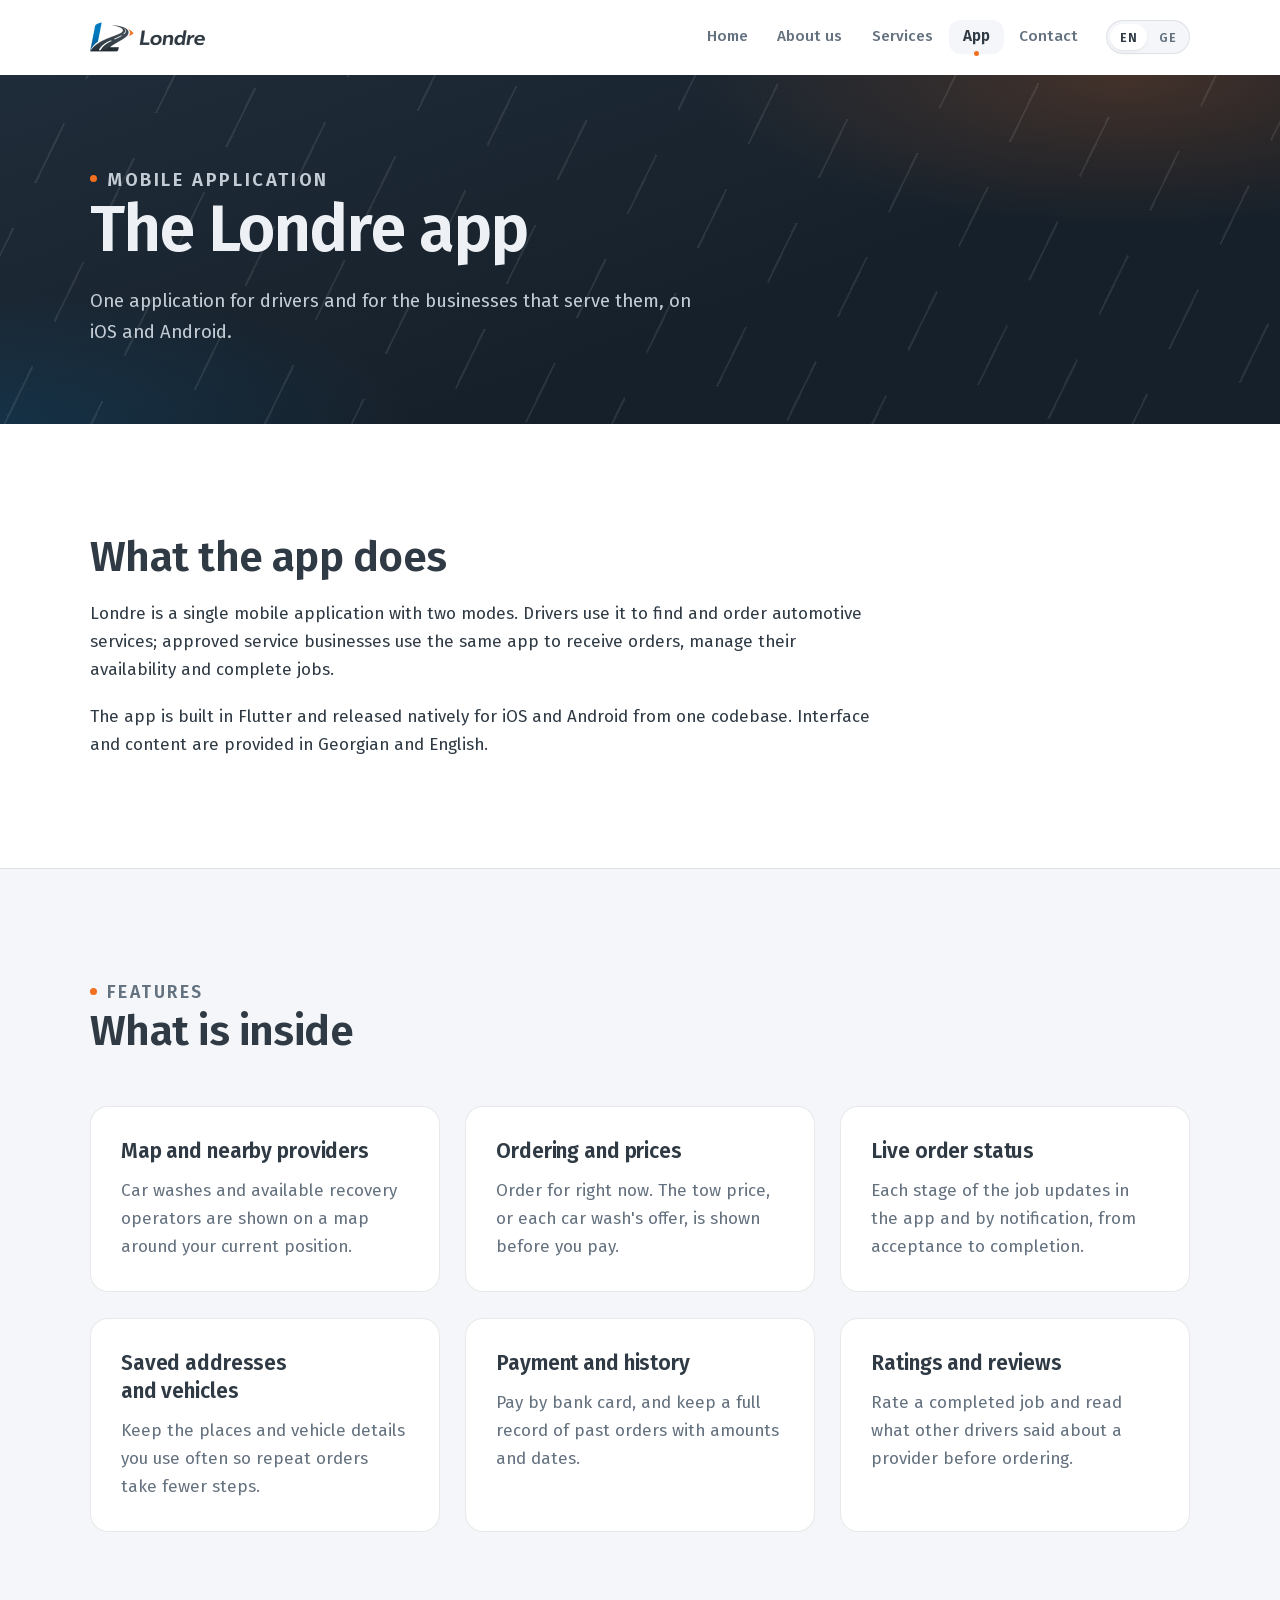
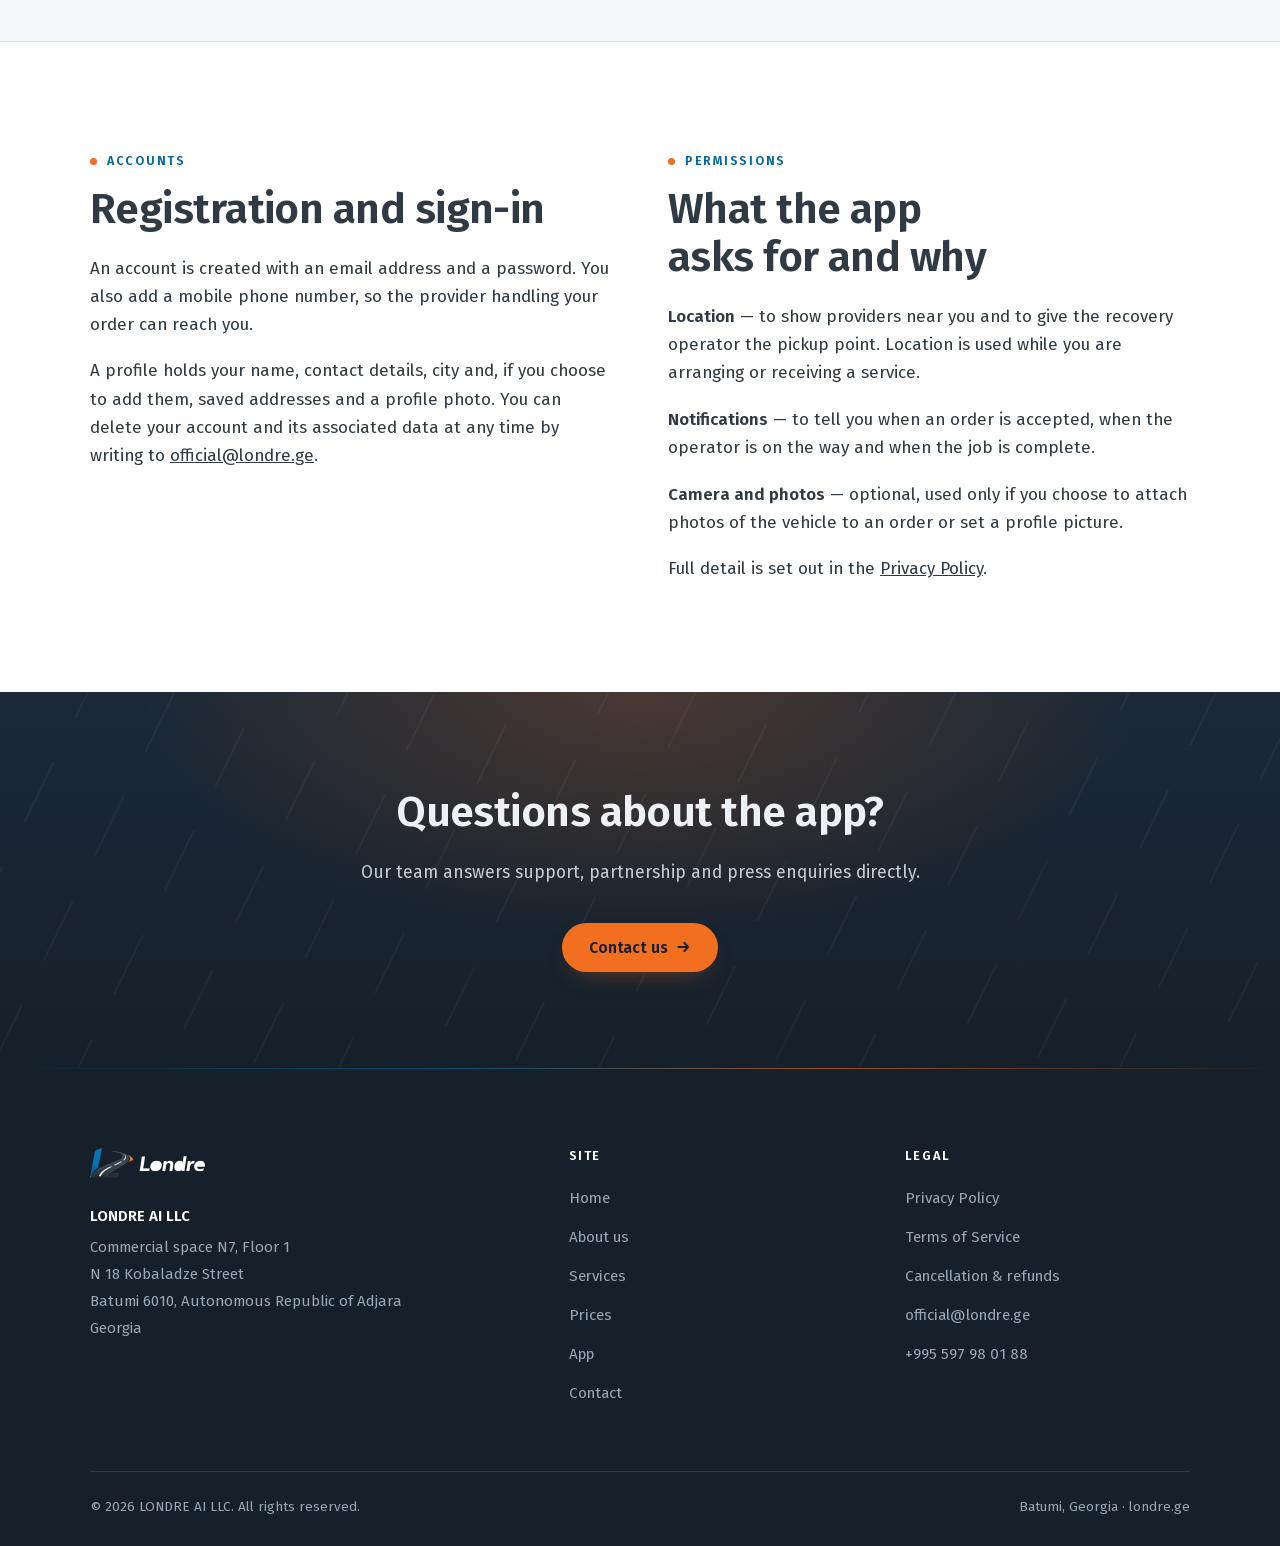
<file: app.html>
<!DOCTYPE html>
<html lang="en">
<head>
<meta charset="utf-8">
<meta name="viewport" content="width=device-width, initial-scale=1">
<title>The Londre app — iOS and Android</title>
<meta name="title-en" content="The Londre app — iOS and Android">
<meta name="title-ka" content="ლონდრეს აპლიკაცია — iOS და Android">
<meta name="description" content="The Londre mobile app for iOS and Android lets drivers in Georgia order tow truck recovery and book car washes, with live order tracking and digital payment.">
<meta name="author" content="LONDRE AI LLC">
<link rel="canonical" href="https://londre.ge/app.html">
<meta property="og:title" content="The Londre app — iOS and Android">
<meta property="og:description" content="The Londre mobile app for iOS and Android lets drivers in Georgia order tow truck recovery and book car washes, with live order tracking and digital payment.">
<meta property="og:type" content="website">
<meta property="og:url" content="https://londre.ge/app.html">
<meta property="og:site_name" content="Londre">
<meta property="og:image" content="https://londre.ge/assets/og.png">
<meta property="og:image:width" content="1200">
<meta property="og:image:height" content="630">
<meta name="twitter:card" content="summary_large_image">
<meta name="twitter:image" content="https://londre.ge/assets/og.png">
<meta name="theme-color" content="#16202A">
<link rel="icon" href="assets/favicon.png" type="image/png">
<link rel="apple-touch-icon" href="assets/apple-touch-icon.png">
<link rel="preload" href="assets/fonts/firago-400-latin.woff2" as="font" type="font/woff2" crossorigin>
<link rel="preload" href="assets/fonts/firago-600-latin.woff2" as="font" type="font/woff2" crossorigin>
<script>/* Latin is needed in both languages (brand, e-mail, timestamps), so it is
   preloaded flat. The Georgian slices are only worth fetching early for a
   Georgian visitor. Storage key and language sniff must match assets/site.js. */
try{var _l=localStorage.getItem('londre-lang')||((navigator.language||'').toLowerCase().indexOf('ka')===0?'ka':'en');
if(_l==='ka'){['400','600'].forEach(function(w){var k=document.createElement('link');k.rel='preload';k.as='font';
k.type='font/woff2';k.crossOrigin='anonymous';k.href='assets/fonts/firago-'+w+'-georgian.woff2';
document.head.appendChild(k);});}}catch(e){}</script>
<link rel="stylesheet" href="assets/styles.css">
<script type="application/ld+json">
{
  "@context": "https://schema.org",
  "@type": "Organization",
  "name": "LONDRE AI LLC",
  "alternateName": "Londre",
  "url": "https://londre.ge",
  "logo": "https://londre.ge/assets/logo.png",
  "email": "official@londre.ge",
  "telephone": "+995597980188",
  "address": {
    "@type": "PostalAddress",
    "streetAddress": "Commercial space N7, Floor 1, N 18 Kobaladze Street",
    "addressLocality": "Batumi",
    "addressRegion": "Autonomous Republic of Adjara",
    "postalCode": "6010",
    "addressCountry": "GE"
  }
}
</script>
</head>
<body>
<a class="skip" href="#main">Skip to content</a>
<header class="site-header">
  <div class="wrap nav">
    <a class="brand" href="index.html">
      <picture>
        <source srcset="assets/logo.webp" type="image/webp">
        <img src="assets/logo.png" alt="Londre" width="115" height="36">
      </picture>
    </a>
    <button class="nav-toggle" type="button" aria-expanded="false" aria-label="Menu"><span></span></button>
    <nav class="nav-links" aria-label="Main">
        <a href="index.html"><span class="en">Home</span><span class="ka">მთავარი</span></a>
        <a href="about.html"><span class="en">About us</span><span class="ka">ჩვენ შესახებ</span></a>
        <a href="services.html"><span class="en">Services</span><span class="ka">სერვისები</span></a>
        <a href="app.html" aria-current="page"><span class="en">App</span><span class="ka">აპლიკაცია</span></a>
        <a href="contact.html"><span class="en">Contact</span><span class="ka">კონტაქტი</span></a>
    </nav>
    <div class="lang" role="group" aria-label="Language">
      <button type="button" data-lang="en" aria-pressed="true">EN</button>
      <button type="button" data-lang="ka" aria-pressed="false">GE</button>
    </div>
  </div>
</header>
<main id="main">

<section class="banner">
  <div class="wrap">
    <p class="eyebrow"><span class="en">Mobile application</span><span class="ka">მობილური აპლიკაცია</span></p>
    <h1><span class="en">The Londre app</span><span class="ka">ლონდრეს აპლიკაცია</span></h1>
    <p><span class="en">One application for drivers and for the businesses that serve them, on iOS and Android.</span><span class="ka">ერთი აპლიკაცია მძღოლებისთვის და მათ მომსახურე კომპანიებისთვის — iOS-სა და Android-ზე.</span></p>
  </div>
</section>

<section class="section">
  <div class="wrap">
    <div class="section-head" style="margin-bottom:0;">
        <h2><span class="en">What the app does</span><span class="ka">რას აკეთებს აპლიკაცია</span></h2>
        <div class="en"><p>Londre is a single mobile application with two modes. Drivers use it to find and order automotive services; approved service businesses use the same app to receive orders, manage their availability and complete jobs.</p><p>The app is built in Flutter and released natively for iOS and Android from one codebase. Interface and content are provided in Georgian and English.</p></div><div class="ka"><p>ლონდრე ერთი მობილური აპლიკაციაა ორი რეჟიმით. მძღოლები მას იყენებენ ავტოსერვისების მოსაძებნად და შესაკვეთად; დამტკიცებული სერვის-კომპანიები კი იმავე აპლიკაციით იღებენ შეკვეთებს, მართავენ ხელმისაწვდომობას და ასრულებენ სამუშაოებს.</p><p>აპლიკაცია აგებულია Flutter-ზე და ერთი კოდის ბაზიდან გამოდის ნატიურად iOS-სა და Android-ისთვის. ინტერფეისი და შიგთავსი ხელმისაწვდომია ქართულ და ინგლისურ ენებზე.</p></div>
    </div>
  </div>
</section>

<section class="section section-fog">
  <div class="wrap">
    <div class="section-head">
      <p class="eyebrow"><span class="en">Features</span><span class="ka">ფუნქციები</span></p>
      <h2><span class="en">What is inside</span><span class="ka">რა არის შიგნით</span></h2>
    </div>
    <div class="grid grid-3">
      <div class="card"><h3><span class="en">Map and nearby providers</span><span class="ka">რუკა და ახლომდებარე პროვაიდერები</span></h3><div class="en"><p>Car washes and available recovery operators are shown on a map around your current position.</p></div><div class="ka"><p>სამრეცხაოები და ხელმისაწვდომი ევაკუატორები ჩანს რუკაზე თქვენი მიმდინარე ადგილმდებარეობის გარშემო.</p></div></div>
      <div class="card"><h3><span class="en">Ordering and prices</span><span class="ka">შეკვეთა და ფასი</span></h3><div class="en"><p>Order for right now. The tow price, or each car wash's offer, is shown before you pay.</p></div><div class="ka"><p>შეუკვეთეთ ახლავე. ევაკუატორის ფასი ან თითოეული სამრეცხაოს შეთავაზება ჩანს გადახდამდე.</p></div></div>
      <div class="card"><h3><span class="en">Live order status</span><span class="ka">შეკვეთის სტატუსი რეალურ დროში</span></h3><div class="en"><p>Each stage of the job updates in the app and by notification, from acceptance to completion.</p></div><div class="ka"><p>სამუშაოს ყოველი ეტაპი ახლდება აპლიკაციაში და შეტყობინებით — მიღებიდან დასრულებამდე.</p></div></div>
      <div class="card"><h3><span class="en">Saved addresses and vehicles</span><span class="ka">შენახული მისამართები და ავტომობილები</span></h3><div class="en"><p>Keep the places and vehicle details you use often so repeat orders take fewer steps.</p></div><div class="ka"><p>შეინახეთ ხშირად გამოყენებული ადგილები და ავტომობილის მონაცემები, რომ განმეორებითი შეკვეთა ნაკლებ ნაბიჯად შესრულდეს.</p></div></div>
      <div class="card"><h3><span class="en">Payment and history</span><span class="ka">გადახდა და ისტორია</span></h3><div class="en"><p>Pay by bank card, and keep a full record of past orders with amounts and dates.</p></div><div class="ka"><p>გადაიხადეთ საბანკო ბარათით და შეინახეთ წარსული შეკვეთების სრული ჩანაწერი თანხებითა და თარიღებით.</p></div></div>
      <div class="card"><h3><span class="en">Ratings and reviews</span><span class="ka">შეფასებები და მიმოხილვები</span></h3><div class="en"><p>Rate a completed job and read what other drivers said about a provider before ordering.</p></div><div class="ka"><p>შეაფასეთ დასრულებული სამუშაო და შეკვეთამდე წაიკითხეთ, რას წერენ სხვა მძღოლები პროვაიდერზე.</p></div></div>
    </div>
  </div>
</section>

<section class="section">
  <div class="wrap">
    <div class="grid grid-2" style="gap:56px; align-items:start;">
      <div>
        <p class="eyebrow"><span class="en">Accounts</span><span class="ka">ანგარიშები</span></p>
        <h2><span class="en">Registration and sign-in</span><span class="ka">რეგისტრაცია და შესვლა</span></h2>
        <div class="en"><p>An account is created with an email address and a password. You also add a mobile phone number, so the provider handling your order can reach you.</p><p>A profile holds your name, contact details, city and, if you choose to add them, saved addresses and a profile photo. You can delete your account and its associated data at any time by writing to <a href='mailto:official@londre.ge'>official@londre.ge</a>.</p></div><div class="ka"><p>ანგარიში იქმნება ელფოსტითა და პაროლით. ასევე უთითებთ მობილურის ნომერს, რათა თქვენი შეკვეთის შემსრულებელმა პროვაიდერმა დაგიკავშირდეთ.</p><p>პროფილში ინახება თქვენი სახელი, საკონტაქტო მონაცემები, ქალაქი და, სურვილის შემთხვევაში, შენახული მისამართები და პროფილის ფოტო. ანგარიშისა და მასთან დაკავშირებული მონაცემების წაშლა ნებისმიერ დროს შეგიძლიათ, მოგვწერეთ: <a href='mailto:official@londre.ge'>official@londre.ge</a>.</p></div>
      </div>
      <div>
        <p class="eyebrow"><span class="en">Permissions</span><span class="ka">ნებართვები</span></p>
        <h2><span class="en">What the app asks for and why</span><span class="ka">რას ითხოვს აპლიკაცია და რატომ</span></h2>
        <div class="en"><p><strong>Location</strong> — to show providers near you and to give the recovery operator the pickup point. Location is used while you are arranging or receiving a service.</p><p><strong>Notifications</strong> — to tell you when an order is accepted, when the operator is on the way and when the job is complete.</p><p><strong>Camera and photos</strong> — optional, used only if you choose to attach photos of the vehicle to an order or set a profile picture.</p><p>Full detail is set out in the <a href='privacy.html'>Privacy Policy</a>.</p></div><div class="ka"><p><strong>ლოკაცია</strong> — ახლომდებარე პროვაიდერების საჩვენებლად და ევაკუატორის ოპერატორისთვის აყვანის წერტილის გადასაცემად. ლოკაცია გამოიყენება მაშინ, როცა სერვისს აწყობთ ან იღებთ.</p><p><strong>შეტყობინებები</strong> — რომ გაცნობოთ, როდის მიიღეს შეკვეთა, როდის არის ოპერატორი გზაში და როდის დასრულდა სამუშაო.</p><p><strong>კამერა და ფოტოები</strong> — არასავალდებულო; გამოიყენება მხოლოდ მაშინ, თუ თავად აირჩევთ ავტომობილის ფოტოს დამატებას ან პროფილის სურათის დაყენებას.</p><p>დეტალები იხილეთ <a href='privacy.html'>კონფიდენციალურობის პოლიტიკაში</a>.</p></div>
      </div>
    </div>
  </div>
</section>

<section class="cta">
  <div class="wrap">
    <h2><span class="en">Questions about the app?</span><span class="ka">გაქვთ კითხვა აპლიკაციაზე?</span></h2>
    <div class="en"><p>Our team answers support, partnership and press enquiries directly.</p></div><div class="ka"><p>ჩვენი გუნდი პირდაპირ პასუხობს მხარდაჭერის, პარტნიორობისა და მედიის შეკითხვებს.</p></div>
    <a class="btn btn-primary" href="contact.html"><span class="en">Contact us</span><span class="ka">დაგვიკავშირდით</span></a>
  </div>
</section>

</main>
<footer class="site-footer">
  <div class="wrap">
    <div class="footer-grid">
      <div>
        <picture>
          <source srcset="assets/logo-inverse.webp" type="image/webp">
          <img class="footer-logo" src="assets/logo-inverse.png" alt="Londre" width="115" height="36">
        </picture>
        <address>
          <strong>LONDRE AI LLC</strong><br>
          Commercial space N7, Floor 1<br>
          N 18 Kobaladze Street<br>
          Batumi 6010, Autonomous Republic of Adjara<br>
          Georgia
        </address>
      </div>
      <div>
        <h4><span class="en">Site</span><span class="ka">საიტი</span></h4>
        <ul>
          <li><a href="index.html"><span class="en">Home</span><span class="ka">მთავარი</span></a></li>
          <li><a href="about.html"><span class="en">About us</span><span class="ka">ჩვენ შესახებ</span></a></li>
          <li><a href="services.html"><span class="en">Services</span><span class="ka">სერვისები</span></a></li>
          <li><a href="services.html#prices"><span class="en">Prices</span><span class="ka">ფასები</span></a></li>
          <li><a href="app.html"><span class="en">App</span><span class="ka">აპლიკაცია</span></a></li>
          <li><a href="contact.html"><span class="en">Contact</span><span class="ka">კონტაქტი</span></a></li>
        </ul>
      </div>
      <div>
        <h4><span class="en">Legal</span><span class="ka">სამართლებრივი</span></h4>
        <ul>
          <li><a href="privacy.html"><span class="en">Privacy Policy</span><span class="ka">კონფიდენციალურობის პოლიტიკა</span></a></li>
          <li><a href="terms.html"><span class="en">Terms of Service</span><span class="ka">მომსახურების პირობები</span></a></li>
          <li><a href="refund.html"><span class="en">Cancellation &amp; refunds</span><span class="ka">გაუქმება და თანხის დაბრუნება</span></a></li>
          <li><a href="mailto:official@londre.ge">official@londre.ge</a></li>
          <li><a href="tel:+995597980188">+995 597 98 01 88</a></li>
        </ul>
      </div>
    </div>
    <div class="footer-base">
      <div>&copy; 2026 LONDRE AI LLC. <span class="en">All rights reserved.</span><span class="ka">ყველა უფლება დაცულია.</span></div>
      <div>Batumi, Georgia &middot; londre.ge</div>
    </div>
  </div>
</footer>
<script src="assets/site.js"></script>
</body>
</html>
</file>
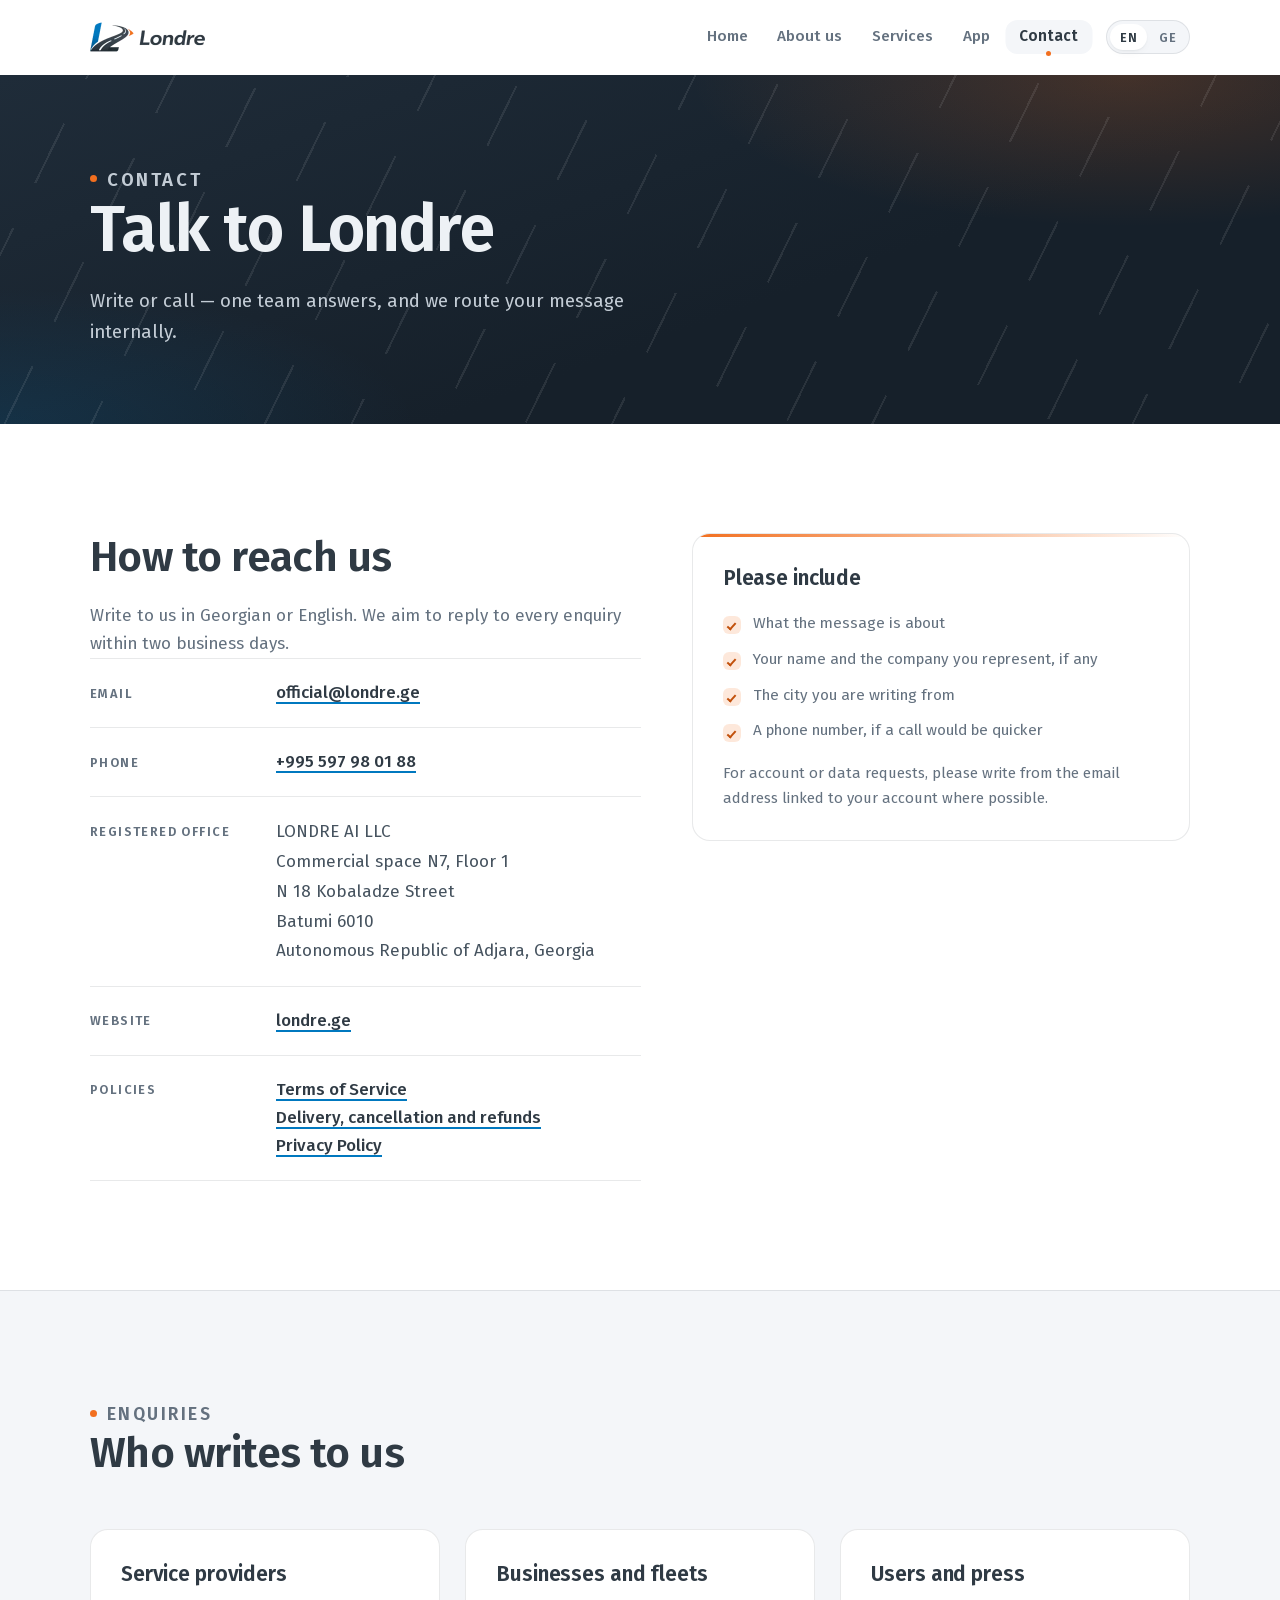
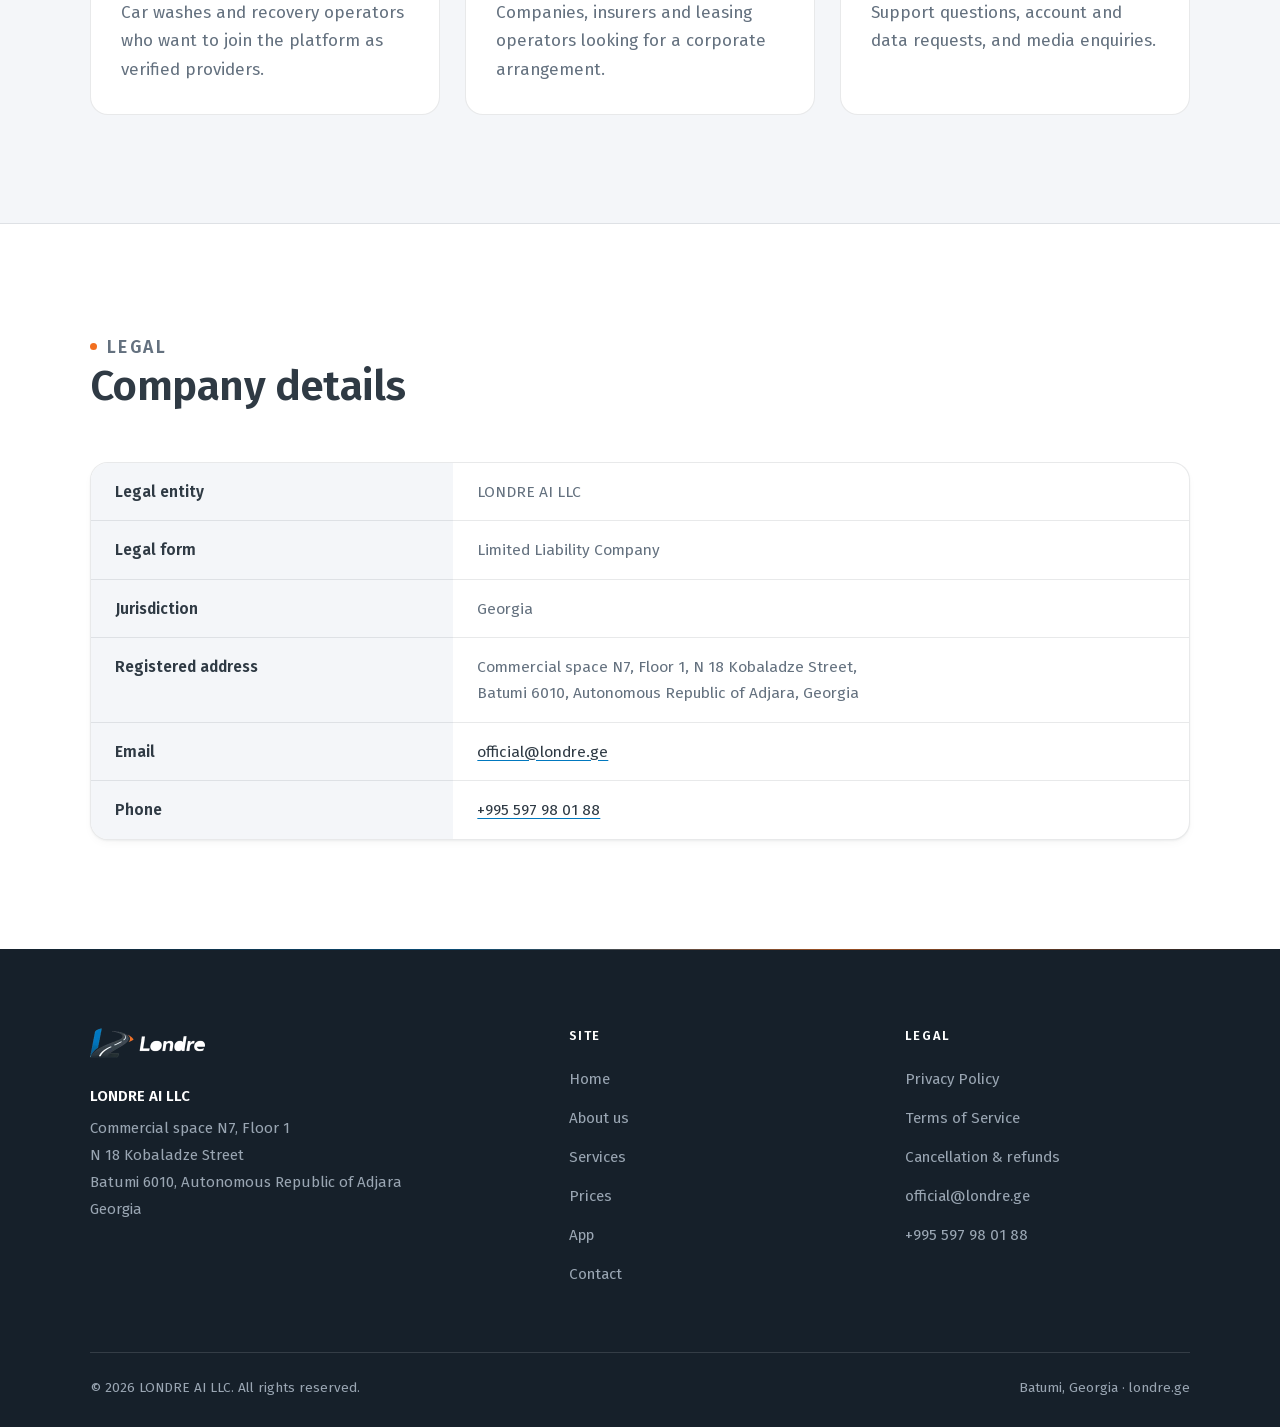
<file: contact.html>
<!DOCTYPE html>
<html lang="en">
<head>
<meta charset="utf-8">
<meta name="viewport" content="width=device-width, initial-scale=1">
<title>Contact — LONDRE AI LLC</title>
<meta name="title-en" content="Contact — LONDRE AI LLC">
<meta name="title-ka" content="კონტაქტი — LONDRE AI LLC">
<meta name="description" content="Contact LONDRE AI LLC in Batumi, Georgia. Call or email official@londre.ge for support, provider partnerships, corporate fleet arrangements and press enquiries.">
<meta name="author" content="LONDRE AI LLC">
<link rel="canonical" href="https://londre.ge/contact.html">
<meta property="og:title" content="Contact — LONDRE AI LLC">
<meta property="og:description" content="Contact LONDRE AI LLC in Batumi, Georgia. Call or email official@londre.ge for support, provider partnerships, corporate fleet arrangements and press enquiries.">
<meta property="og:type" content="website">
<meta property="og:url" content="https://londre.ge/contact.html">
<meta property="og:site_name" content="Londre">
<meta property="og:image" content="https://londre.ge/assets/og.png">
<meta property="og:image:width" content="1200">
<meta property="og:image:height" content="630">
<meta name="twitter:card" content="summary_large_image">
<meta name="twitter:image" content="https://londre.ge/assets/og.png">
<meta name="theme-color" content="#16202A">
<link rel="icon" href="assets/favicon.png" type="image/png">
<link rel="apple-touch-icon" href="assets/apple-touch-icon.png">
<link rel="preload" href="assets/fonts/firago-400-latin.woff2" as="font" type="font/woff2" crossorigin>
<link rel="preload" href="assets/fonts/firago-600-latin.woff2" as="font" type="font/woff2" crossorigin>
<script>/* Latin is needed in both languages (brand, e-mail, timestamps), so it is
   preloaded flat. The Georgian slices are only worth fetching early for a
   Georgian visitor. Storage key and language sniff must match assets/site.js. */
try{var _l=localStorage.getItem('londre-lang')||((navigator.language||'').toLowerCase().indexOf('ka')===0?'ka':'en');
if(_l==='ka'){['400','600'].forEach(function(w){var k=document.createElement('link');k.rel='preload';k.as='font';
k.type='font/woff2';k.crossOrigin='anonymous';k.href='assets/fonts/firago-'+w+'-georgian.woff2';
document.head.appendChild(k);});}}catch(e){}</script>
<link rel="stylesheet" href="assets/styles.css">
<script type="application/ld+json">
{
  "@context": "https://schema.org",
  "@type": "Organization",
  "name": "LONDRE AI LLC",
  "alternateName": "Londre",
  "url": "https://londre.ge",
  "logo": "https://londre.ge/assets/logo.png",
  "email": "official@londre.ge",
  "telephone": "+995597980188",
  "address": {
    "@type": "PostalAddress",
    "streetAddress": "Commercial space N7, Floor 1, N 18 Kobaladze Street",
    "addressLocality": "Batumi",
    "addressRegion": "Autonomous Republic of Adjara",
    "postalCode": "6010",
    "addressCountry": "GE"
  }
}
</script>
</head>
<body>
<a class="skip" href="#main">Skip to content</a>
<header class="site-header">
  <div class="wrap nav">
    <a class="brand" href="index.html">
      <picture>
        <source srcset="assets/logo.webp" type="image/webp">
        <img src="assets/logo.png" alt="Londre" width="115" height="36">
      </picture>
    </a>
    <button class="nav-toggle" type="button" aria-expanded="false" aria-label="Menu"><span></span></button>
    <nav class="nav-links" aria-label="Main">
        <a href="index.html"><span class="en">Home</span><span class="ka">მთავარი</span></a>
        <a href="about.html"><span class="en">About us</span><span class="ka">ჩვენ შესახებ</span></a>
        <a href="services.html"><span class="en">Services</span><span class="ka">სერვისები</span></a>
        <a href="app.html"><span class="en">App</span><span class="ka">აპლიკაცია</span></a>
        <a href="contact.html" aria-current="page"><span class="en">Contact</span><span class="ka">კონტაქტი</span></a>
    </nav>
    <div class="lang" role="group" aria-label="Language">
      <button type="button" data-lang="en" aria-pressed="true">EN</button>
      <button type="button" data-lang="ka" aria-pressed="false">GE</button>
    </div>
  </div>
</header>
<main id="main">

<section class="banner">
  <div class="wrap">
    <p class="eyebrow"><span class="en">Contact</span><span class="ka">კონტაქტი</span></p>
    <h1><span class="en">Talk to Londre</span><span class="ka">დაუკავშირდით ლონდრეს</span></h1>
    <p><span class="en">Write or call — one team answers, and we route your message internally.</span><span class="ka">მოგვწერეთ ან დაგვირეკეთ — გიპასუხებთ ერთი გუნდი და შეტყობინებას შიგნით თავად ვანაწილებთ.</span></p>
  </div>
</section>

<section class="section">
  <div class="wrap">
    <div class="contact-grid">
      <div>
        <h2><span class="en">How to reach us</span><span class="ka">როგორ დაგვიკავშირდეთ</span></h2>
        <div class="en"><p>Write to us in Georgian or English. We aim to reply to every enquiry within two business days.</p></div><div class="ka"><p>მოგვწერეთ ქართულად ან ინგლისურად. ვცდილობთ ყოველ შეკითხვას ორი სამუშაო დღის განმავლობაში ვუპასუხოთ.</p></div>
        <div class="contact-item">
          <div class="k"><span class="en">Email</span><span class="ka">ელფოსტა</span></div>
          <div class="v"><a href="mailto:official@londre.ge">official@londre.ge</a></div>
        </div>
        <div class="contact-item">
          <div class="k"><span class="en">Phone</span><span class="ka">ტელეფონი</span></div>
          <div class="v"><a href="tel:+995597980188">+995 597 98 01 88</a></div>
        </div>
        <div class="contact-item">
          <div class="k"><span class="en">Registered office</span><span class="ka">იურიდიული მისამართი</span></div>
          <div class="v">
            <address>
              LONDRE AI LLC<br>
              Commercial space N7, Floor 1<br>
              N 18 Kobaladze Street<br>
              Batumi 6010<br>
              Autonomous Republic of Adjara, Georgia
            </address>
          </div>
        </div>
        <div class="contact-item">
          <div class="k"><span class="en">Website</span><span class="ka">ვებგვერდი</span></div>
          <div class="v"><a href="https://londre.ge">londre.ge</a></div>
        </div>
        <div class="contact-item">
          <div class="k"><span class="en">Policies</span><span class="ka">წესები</span></div>
          <div class="v"><a href="terms.html"><span class="en">Terms of Service</span><span class="ka">მომსახურების პირობები</span></a><br><a href="refund.html"><span class="en">Delivery, cancellation and refunds</span><span class="ka">მიწოდება, გაუქმება და თანხის დაბრუნება</span></a><br><a href="privacy.html"><span class="en">Privacy Policy</span><span class="ka">კონფიდენციალურობის პოლიტიკა</span></a></div>
        </div>
      </div>
      <div>
        <div class="card card-line">
          <h3><span class="en">Please include</span><span class="ka">გთხოვთ, მიუთითოთ</span></h3>
          <ul class="ticks">
            <li><span class="en">What the message is about</span><span class="ka">რას ეხება შეტყობინება</span></li>
            <li><span class="en">Your name and the company you represent, if any</span><span class="ka">თქვენი სახელი და კომპანია, თუ წარმოადგენთ</span></li>
            <li><span class="en">The city you are writing from</span><span class="ka">ქალაქი, საიდანაც წერთ</span></li>
            <li><span class="en">A phone number, if a call would be quicker</span><span class="ka">ტელეფონის ნომერი, თუ ზარი უფრო სწრაფი იქნება</span></li>
          </ul>
          <p style="margin-top:18px; font-size:.93rem; color:var(--mute);"><span class="en">For account or data requests, please write from the email address linked to your account where possible.</span><span class="ka">ანგარიშთან ან მონაცემებთან დაკავშირებული მოთხოვნისას, თუ შესაძლებელია, მოგვწერეთ იმ ელფოსტიდან, რომელიც თქვენს ანგარიშთანაა დაკავშირებული.</span></p>
        </div>
      </div>
    </div>
  </div>
</section>

<section class="section section-fog">
  <div class="wrap">
    <div class="section-head">
      <p class="eyebrow"><span class="en">Enquiries</span><span class="ka">მიმართვები</span></p>
      <h2><span class="en">Who writes to us</span><span class="ka">ვინ გვწერს</span></h2>
    </div>
    <div class="grid grid-3">
      <div class="card"><h3><span class="en">Service providers</span><span class="ka">სერვის-პროვაიდერები</span></h3><div class="en"><p>Car washes and recovery operators who want to join the platform as verified providers.</p></div><div class="ka"><p>სამრეცხაოები და ევაკუატორის ოპერატორები, რომელთაც სურთ პლატფორმას ვერიფიცირებულ პროვაიდერებად შეუერთდნენ.</p></div></div>
      <div class="card"><h3><span class="en">Businesses and fleets</span><span class="ka">ბიზნესი და ავტოპარკები</span></h3><div class="en"><p>Companies, insurers and leasing operators looking for a corporate arrangement.</p></div><div class="ka"><p>კომპანიები, მზღვეველები და ლიზინგის ოპერატორები, რომლებიც კორპორატიულ შეთანხმებას ეძებენ.</p></div></div>
      <div class="card"><h3><span class="en">Users and press</span><span class="ka">მომხმარებლები და მედია</span></h3><div class="en"><p>Support questions, account and data requests, and media enquiries.</p></div><div class="ka"><p>მხარდაჭერის კითხვები, ანგარიშთან და მონაცემებთან დაკავშირებული მოთხოვნები და მედიის შეკითხვები.</p></div></div>
    </div>
  </div>
</section>

<section class="section">
  <div class="wrap">
    <div class="section-head">
      <p class="eyebrow"><span class="en">Legal</span><span class="ka">სამართლებრივი</span></p>
      <h2><span class="en">Company details</span><span class="ka">კომპანიის რეკვიზიტები</span></h2>
    </div>
    <div class="table-shell">
      <table class="data">
        <tbody>
          <tr><th><span class="en">Legal entity</span><span class="ka">იურიდიული პირი</span></th><td>LONDRE AI LLC</td></tr>
          <tr><th><span class="en">Legal form</span><span class="ka">სამართლებრივი ფორმა</span></th><td><span class="en">Limited Liability Company</span><span class="ka">შეზღუდული პასუხისმგებლობის საზოგადოება</span></td></tr>
          <tr><th><span class="en">Jurisdiction</span><span class="ka">იურისდიქცია</span></th><td><span class="en">Georgia</span><span class="ka">საქართველო</span></td></tr>
          <tr><th><span class="en">Registered address</span><span class="ka">იურიდიული მისამართი</span></th><td>Commercial space N7, Floor 1, N 18 Kobaladze Street,<br>Batumi 6010, Autonomous Republic of Adjara, Georgia</td></tr>
          <tr><th><span class="en">Email</span><span class="ka">ელფოსტა</span></th><td><a href="mailto:official@londre.ge">official@londre.ge</a></td></tr>
          <tr><th><span class="en">Phone</span><span class="ka">ტელეფონი</span></th><td><a href="tel:+995597980188">+995 597 98 01 88</a></td></tr>
        </tbody>
      </table>
    </div>
  </div>
</section>

</main>
<footer class="site-footer">
  <div class="wrap">
    <div class="footer-grid">
      <div>
        <picture>
          <source srcset="assets/logo-inverse.webp" type="image/webp">
          <img class="footer-logo" src="assets/logo-inverse.png" alt="Londre" width="115" height="36">
        </picture>
        <address>
          <strong>LONDRE AI LLC</strong><br>
          Commercial space N7, Floor 1<br>
          N 18 Kobaladze Street<br>
          Batumi 6010, Autonomous Republic of Adjara<br>
          Georgia
        </address>
      </div>
      <div>
        <h4><span class="en">Site</span><span class="ka">საიტი</span></h4>
        <ul>
          <li><a href="index.html"><span class="en">Home</span><span class="ka">მთავარი</span></a></li>
          <li><a href="about.html"><span class="en">About us</span><span class="ka">ჩვენ შესახებ</span></a></li>
          <li><a href="services.html"><span class="en">Services</span><span class="ka">სერვისები</span></a></li>
          <li><a href="services.html#prices"><span class="en">Prices</span><span class="ka">ფასები</span></a></li>
          <li><a href="app.html"><span class="en">App</span><span class="ka">აპლიკაცია</span></a></li>
          <li><a href="contact.html"><span class="en">Contact</span><span class="ka">კონტაქტი</span></a></li>
        </ul>
      </div>
      <div>
        <h4><span class="en">Legal</span><span class="ka">სამართლებრივი</span></h4>
        <ul>
          <li><a href="privacy.html"><span class="en">Privacy Policy</span><span class="ka">კონფიდენციალურობის პოლიტიკა</span></a></li>
          <li><a href="terms.html"><span class="en">Terms of Service</span><span class="ka">მომსახურების პირობები</span></a></li>
          <li><a href="refund.html"><span class="en">Cancellation &amp; refunds</span><span class="ka">გაუქმება და თანხის დაბრუნება</span></a></li>
          <li><a href="mailto:official@londre.ge">official@londre.ge</a></li>
          <li><a href="tel:+995597980188">+995 597 98 01 88</a></li>
        </ul>
      </div>
    </div>
    <div class="footer-base">
      <div>&copy; 2026 LONDRE AI LLC. <span class="en">All rights reserved.</span><span class="ka">ყველა უფლება დაცულია.</span></div>
      <div>Batumi, Georgia &middot; londre.ge</div>
    </div>
  </div>
</footer>
<script src="assets/site.js"></script>
</body>
</html>
</file>
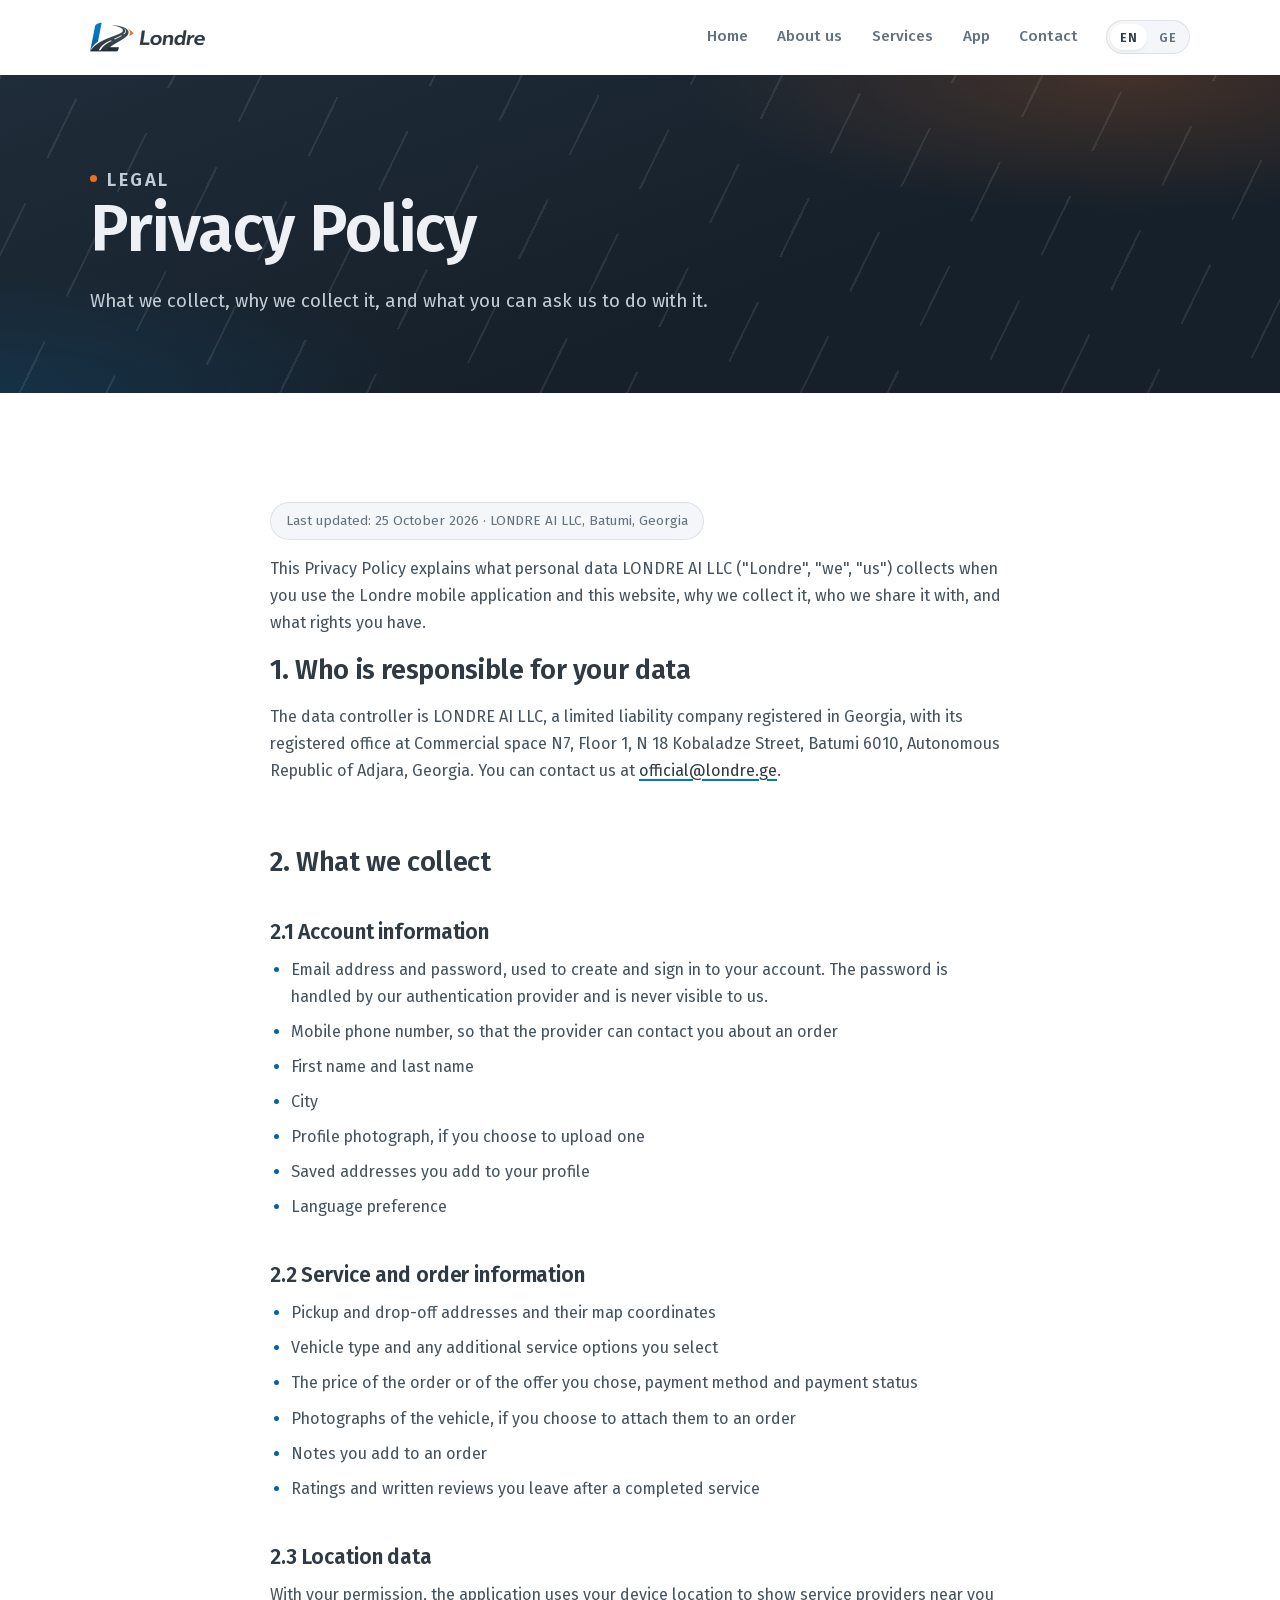
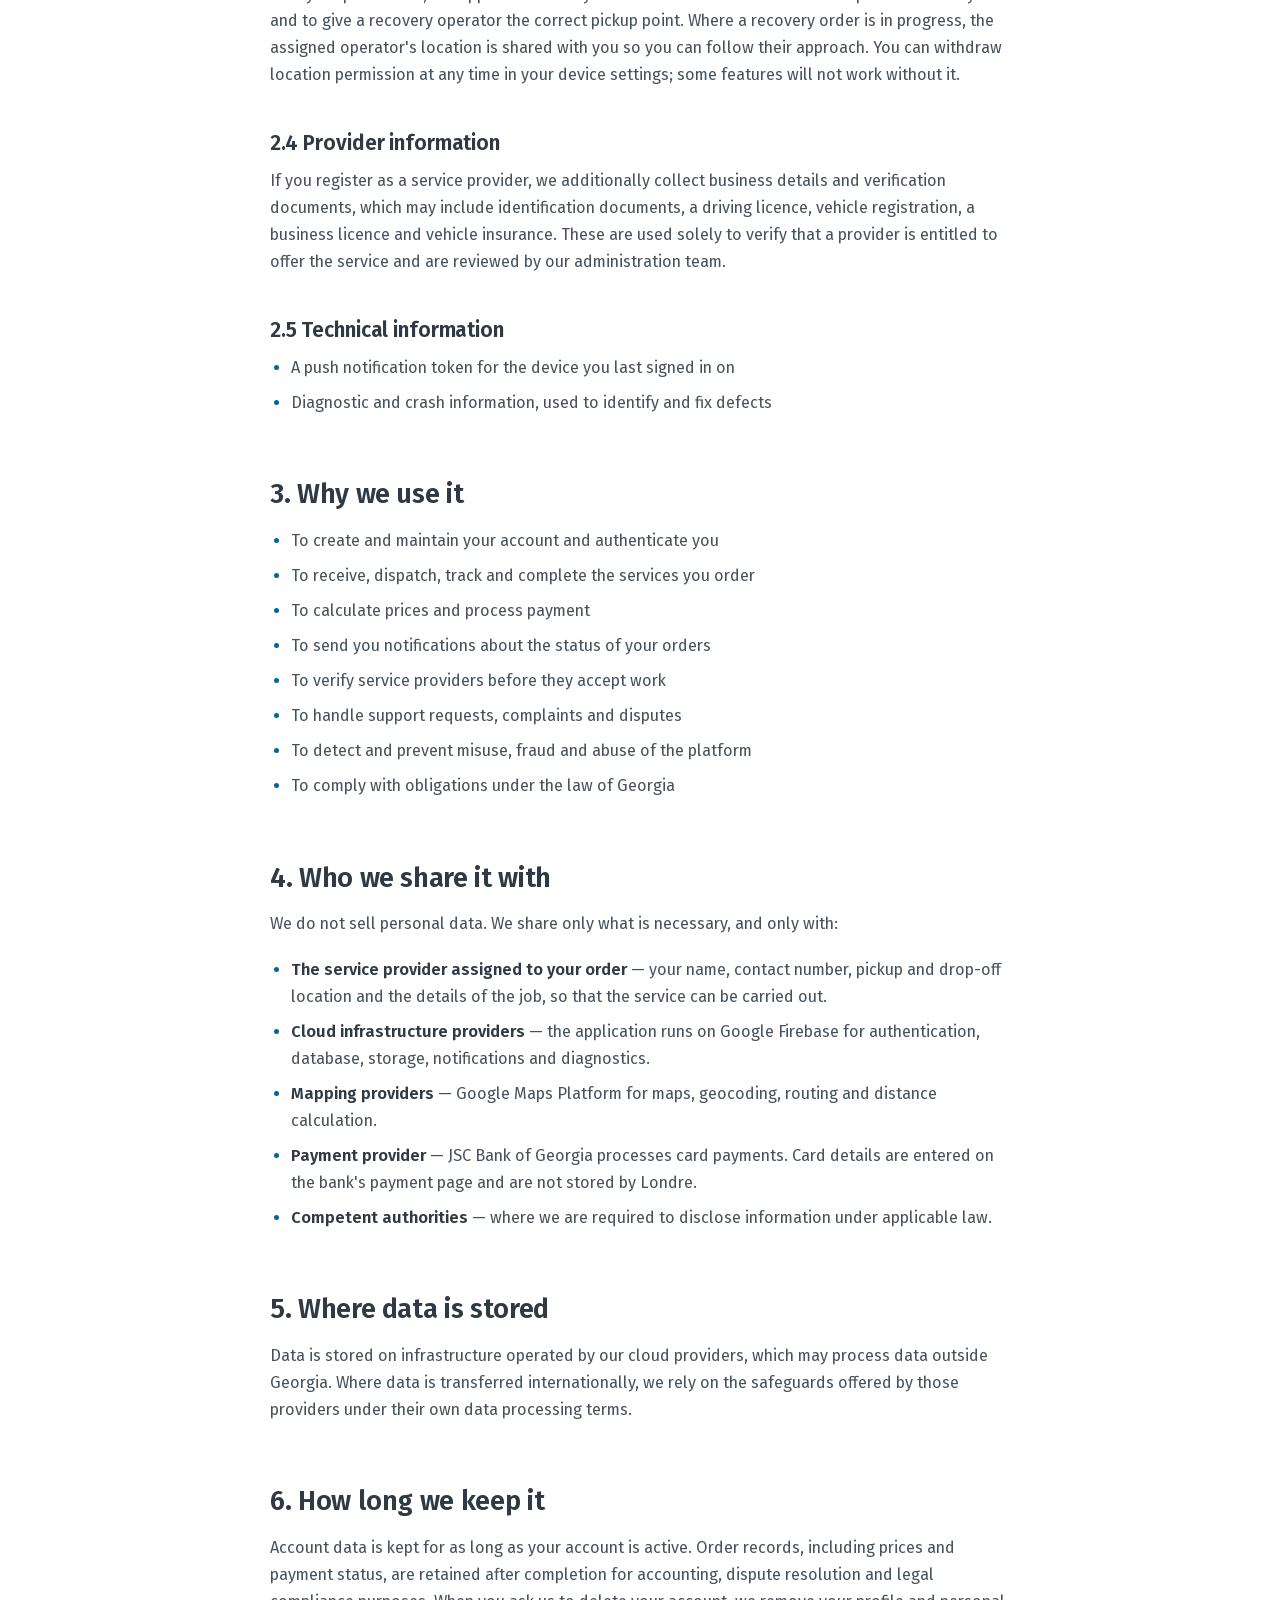
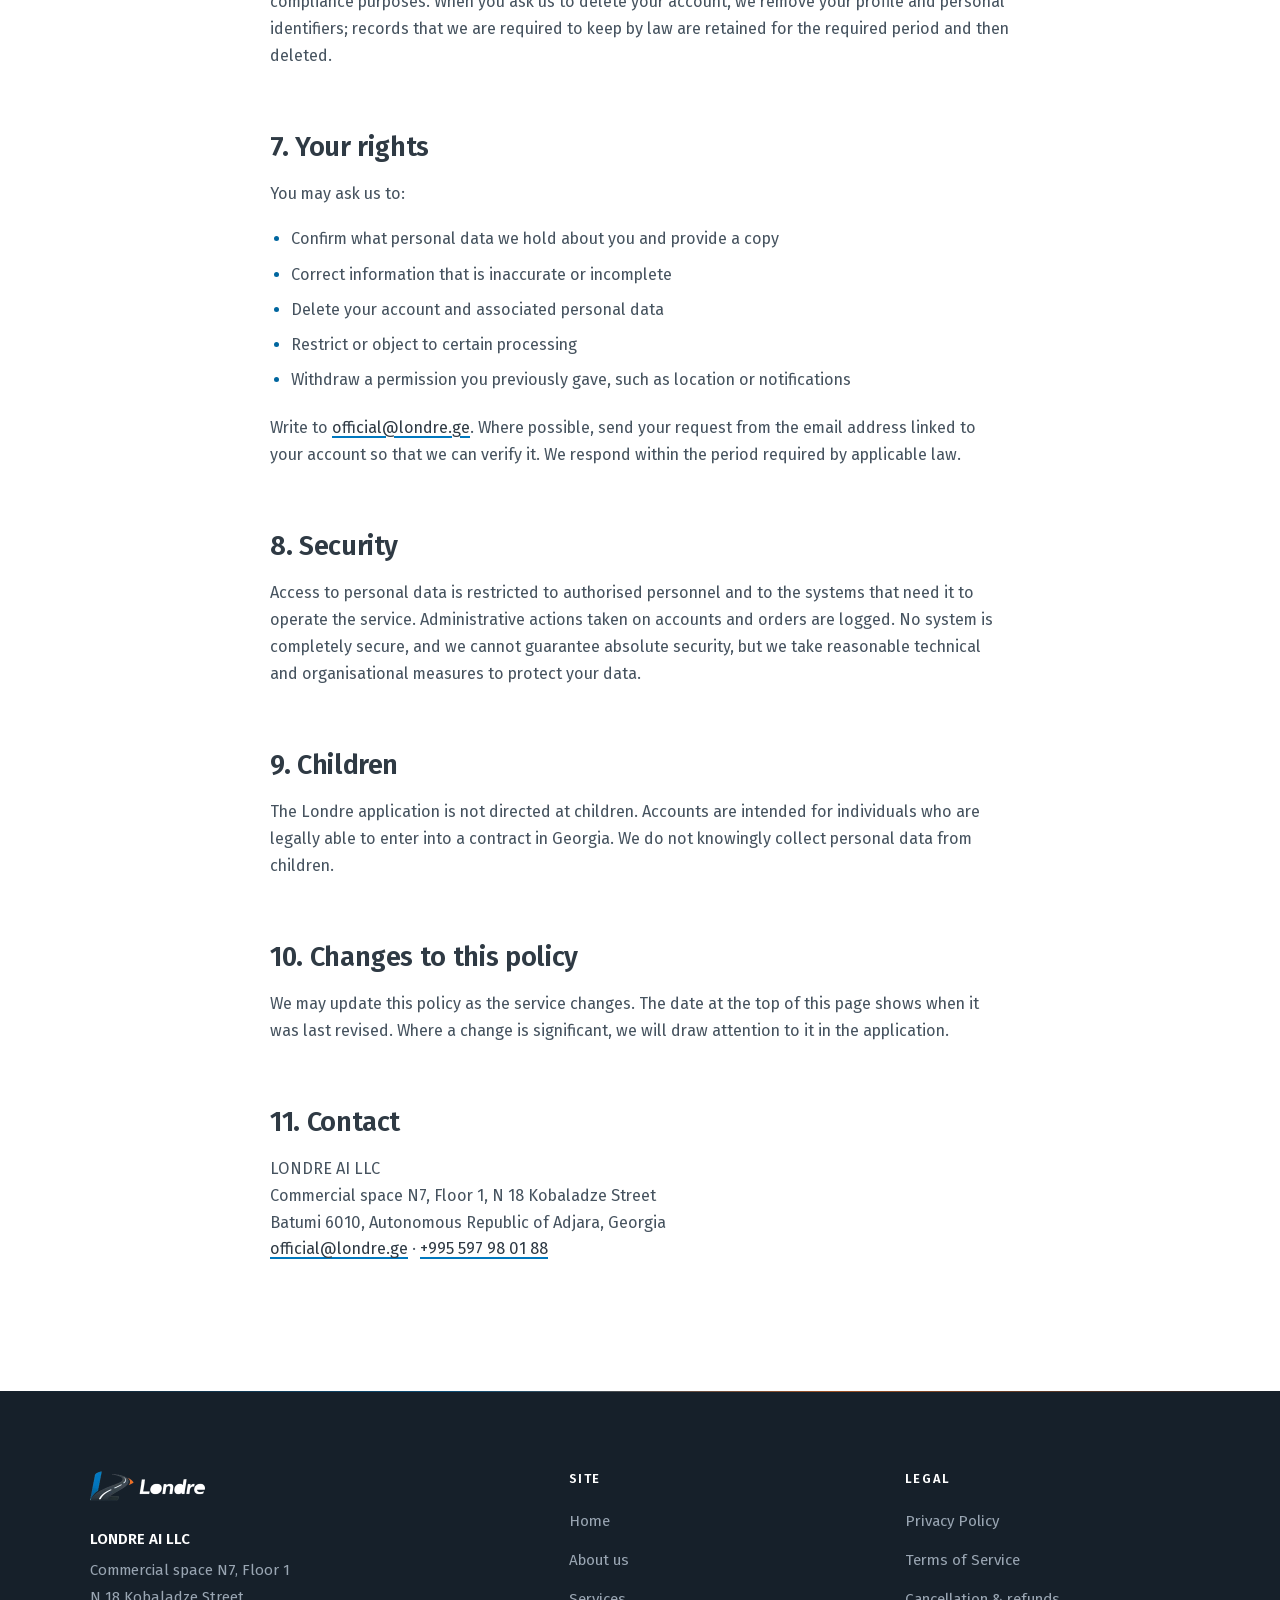
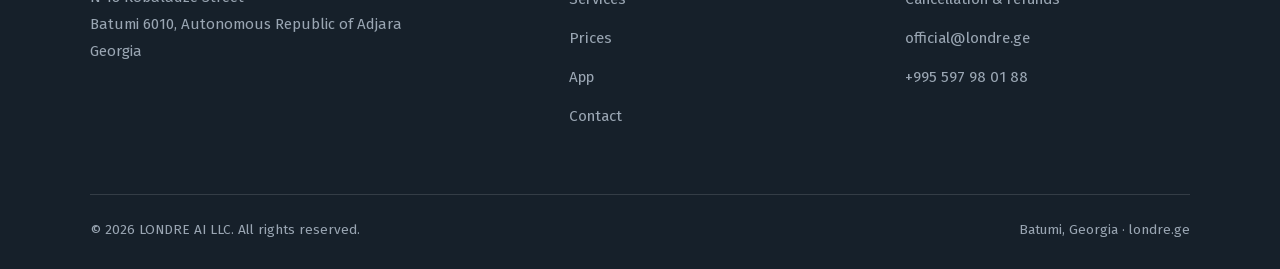
<file: privacy.html>
<!DOCTYPE html>
<html lang="en">
<head>
<meta charset="utf-8">
<meta name="viewport" content="width=device-width, initial-scale=1">
<title>Privacy Policy — Londre</title>
<meta name="title-en" content="Privacy Policy — Londre">
<meta name="title-ka" content="კონფიდენციალურობის პოლიტიკა — ლონდრე">
<meta name="description" content="How LONDRE AI LLC collects, uses, shares and protects personal data in the Londre mobile application and website.">
<meta name="author" content="LONDRE AI LLC">
<link rel="canonical" href="https://londre.ge/privacy.html">
<meta property="og:title" content="Privacy Policy — Londre">
<meta property="og:description" content="How LONDRE AI LLC collects, uses, shares and protects personal data in the Londre mobile application and website.">
<meta property="og:type" content="website">
<meta property="og:url" content="https://londre.ge/privacy.html">
<meta property="og:site_name" content="Londre">
<meta property="og:image" content="https://londre.ge/assets/og.png">
<meta property="og:image:width" content="1200">
<meta property="og:image:height" content="630">
<meta name="twitter:card" content="summary_large_image">
<meta name="twitter:image" content="https://londre.ge/assets/og.png">
<meta name="theme-color" content="#16202A">
<link rel="icon" href="assets/favicon.png" type="image/png">
<link rel="apple-touch-icon" href="assets/apple-touch-icon.png">
<link rel="preload" href="assets/fonts/firago-400-latin.woff2" as="font" type="font/woff2" crossorigin>
<link rel="preload" href="assets/fonts/firago-600-latin.woff2" as="font" type="font/woff2" crossorigin>
<script>/* Latin is needed in both languages (brand, e-mail, timestamps), so it is
   preloaded flat. The Georgian slices are only worth fetching early for a
   Georgian visitor. Storage key and language sniff must match assets/site.js. */
try{var _l=localStorage.getItem('londre-lang')||((navigator.language||'').toLowerCase().indexOf('ka')===0?'ka':'en');
if(_l==='ka'){['400','600'].forEach(function(w){var k=document.createElement('link');k.rel='preload';k.as='font';
k.type='font/woff2';k.crossOrigin='anonymous';k.href='assets/fonts/firago-'+w+'-georgian.woff2';
document.head.appendChild(k);});}}catch(e){}</script>
<link rel="stylesheet" href="assets/styles.css">
<script type="application/ld+json">
{
  "@context": "https://schema.org",
  "@type": "Organization",
  "name": "LONDRE AI LLC",
  "alternateName": "Londre",
  "url": "https://londre.ge",
  "logo": "https://londre.ge/assets/logo.png",
  "email": "official@londre.ge",
  "telephone": "+995597980188",
  "address": {
    "@type": "PostalAddress",
    "streetAddress": "Commercial space N7, Floor 1, N 18 Kobaladze Street",
    "addressLocality": "Batumi",
    "addressRegion": "Autonomous Republic of Adjara",
    "postalCode": "6010",
    "addressCountry": "GE"
  }
}
</script>
</head>
<body>
<a class="skip" href="#main">Skip to content</a>
<header class="site-header">
  <div class="wrap nav">
    <a class="brand" href="index.html">
      <picture>
        <source srcset="assets/logo.webp" type="image/webp">
        <img src="assets/logo.png" alt="Londre" width="115" height="36">
      </picture>
    </a>
    <button class="nav-toggle" type="button" aria-expanded="false" aria-label="Menu"><span></span></button>
    <nav class="nav-links" aria-label="Main">
        <a href="index.html"><span class="en">Home</span><span class="ka">მთავარი</span></a>
        <a href="about.html"><span class="en">About us</span><span class="ka">ჩვენ შესახებ</span></a>
        <a href="services.html"><span class="en">Services</span><span class="ka">სერვისები</span></a>
        <a href="app.html"><span class="en">App</span><span class="ka">აპლიკაცია</span></a>
        <a href="contact.html"><span class="en">Contact</span><span class="ka">კონტაქტი</span></a>
    </nav>
    <div class="lang" role="group" aria-label="Language">
      <button type="button" data-lang="en" aria-pressed="true">EN</button>
      <button type="button" data-lang="ka" aria-pressed="false">GE</button>
    </div>
  </div>
</header>
<main id="main">

<section class="banner">
  <div class="wrap">
    <p class="eyebrow"><span class="en">Legal</span><span class="ka">სამართლებრივი</span></p>
    <h1><span class="en">Privacy Policy</span><span class="ka">კონფიდენციალურობის პოლიტიკა</span></h1>
    <p><span class="en">What we collect, why we collect it, and what you can ask us to do with it.</span><span class="ka">რას ვაგროვებთ, რატომ და რისი მოთხოვნა შეგიძლიათ ჩვენგან.</span></p>
  </div>
</section>
<section class="section">
  <div class="wrap">
    <div class="prose">
      <p class="meta"><span class="en">Last updated: 25 October 2026 &middot; LONDRE AI LLC, Batumi, Georgia</span><span class="ka">ბოლო განახლება: 2026 წლის 25 ოქტომბერი &middot; LONDRE AI LLC, ბათუმი, საქართველო</span></p>
      <div class="en">
<p>This Privacy Policy explains what personal data LONDRE AI LLC ("Londre", "we", "us")
collects when you use the Londre mobile application and this website, why we collect it,
who we share it with, and what rights you have.</p>

<h2>1. Who is responsible for your data</h2>
<p>The data controller is LONDRE AI LLC, a limited liability company registered in Georgia,
with its registered office at Commercial space N7, Floor 1, N 18 Kobaladze Street,
Batumi 6010, Autonomous Republic of Adjara, Georgia. You can contact us at
<a href="mailto:official@londre.ge">official@londre.ge</a>.</p>

<h2>2. What we collect</h2>
<h3>2.1 Account information</h3>
<ul>
  <li>Email address and password, used to create and sign in to your account. The password
  is handled by our authentication provider and is never visible to us.</li>
  <li>Mobile phone number, so that the provider can contact you about an order</li>
  <li>First name and last name</li>
  <li>City</li>
  <li>Profile photograph, if you choose to upload one</li>
  <li>Saved addresses you add to your profile</li>
  <li>Language preference</li>
</ul>

<h3>2.2 Service and order information</h3>
<ul>
  <li>Pickup and drop-off addresses and their map coordinates</li>
  <li>Vehicle type and any additional service options you select</li>
  <li>The price of the order or of the offer you chose, payment method and payment status</li>
  <li>Photographs of the vehicle, if you choose to attach them to an order</li>
  <li>Notes you add to an order</li>
  <li>Ratings and written reviews you leave after a completed service</li>
</ul>

<h3>2.3 Location data</h3>
<p>With your permission, the application uses your device location to show service providers
near you and to give a recovery operator the correct pickup point. Where a recovery order is
in progress, the assigned operator's location is shared with you so you can follow their
approach. You can withdraw location permission at any time in your device settings; some
features will not work without it.</p>

<h3>2.4 Provider information</h3>
<p>If you register as a service provider, we additionally collect business details and
verification documents, which may include identification documents, a driving licence,
vehicle registration, a business licence and vehicle insurance. These are used solely to
verify that a provider is entitled to offer the service and are reviewed by our
administration team.</p>

<h3>2.5 Technical information</h3>
<ul>
  <li>A push notification token for the device you last signed in on</li>
  <li>Diagnostic and crash information, used to identify and fix defects</li>
</ul>

<h2>3. Why we use it</h2>
<ul>
  <li>To create and maintain your account and authenticate you</li>
  <li>To receive, dispatch, track and complete the services you order</li>
  <li>To calculate prices and process payment</li>
  <li>To send you notifications about the status of your orders</li>
  <li>To verify service providers before they accept work</li>
  <li>To handle support requests, complaints and disputes</li>
  <li>To detect and prevent misuse, fraud and abuse of the platform</li>
  <li>To comply with obligations under the law of Georgia</li>
</ul>

<h2>4. Who we share it with</h2>
<p>We do not sell personal data. We share only what is necessary, and only with:</p>
<ul>
  <li><strong>The service provider assigned to your order</strong> — your name, contact
  number, pickup and drop-off location and the details of the job, so that the service can
  be carried out.</li>
  <li><strong>Cloud infrastructure providers</strong> — the application runs on Google
  Firebase for authentication, database, storage, notifications and diagnostics.</li>
  <li><strong>Mapping providers</strong> — Google Maps Platform for maps, geocoding,
  routing and distance calculation.</li>
  <li><strong>Payment provider</strong> — JSC Bank of Georgia processes card payments. Card
  details are entered on the bank's payment page and are not stored by Londre.</li>
  <li><strong>Competent authorities</strong> — where we are required to disclose
  information under applicable law.</li>
</ul>

<h2>5. Where data is stored</h2>
<p>Data is stored on infrastructure operated by our cloud providers, which may process data
outside Georgia. Where data is transferred internationally, we rely on the safeguards
offered by those providers under their own data processing terms.</p>

<h2>6. How long we keep it</h2>
<p>Account data is kept for as long as your account is active. Order records, including
prices and payment status, are retained after completion for accounting, dispute resolution
and legal compliance purposes. When you ask us to delete your account, we remove your
profile and personal identifiers; records that we are required to keep by law are retained
for the required period and then deleted.</p>

<h2>7. Your rights</h2>
<p>You may ask us to:</p>
<ul>
  <li>Confirm what personal data we hold about you and provide a copy</li>
  <li>Correct information that is inaccurate or incomplete</li>
  <li>Delete your account and associated personal data</li>
  <li>Restrict or object to certain processing</li>
  <li>Withdraw a permission you previously gave, such as location or notifications</li>
</ul>
<p>Write to <a href="mailto:official@londre.ge">official@londre.ge</a>. Where possible,
send your request from the email address linked to your account so that we can verify it.
We respond within the period required by applicable law.</p>

<h2>8. Security</h2>
<p>Access to personal data is restricted to authorised personnel and to the systems that
need it to operate the service. Administrative actions taken on accounts and orders are
logged. No system is completely secure, and we cannot guarantee absolute security, but we
take reasonable technical and organisational measures to protect your data.</p>

<h2>9. Children</h2>
<p>The Londre application is not directed at children. Accounts are intended for individuals
who are legally able to enter into a contract in Georgia. We do not knowingly collect
personal data from children.</p>

<h2>10. Changes to this policy</h2>
<p>We may update this policy as the service changes. The date at the top of this page shows
when it was last revised. Where a change is significant, we will draw attention to it in the
application.</p>

<h2>11. Contact</h2>
<p>LONDRE AI LLC<br>
Commercial space N7, Floor 1, N 18 Kobaladze Street<br>
Batumi 6010, Autonomous Republic of Adjara, Georgia<br>
<a href="mailto:official@londre.ge">official@londre.ge</a> &middot;
<a href="tel:+995597980188">+995 597 98 01 88</a></p>
</div><div class="ka">
<p>ეს კონფიდენციალურობის პოლიტიკა განმარტავს, რა პერსონალურ მონაცემებს აგროვებს
LONDRE AI LLC („ლონდრე“, „ჩვენ“) ლონდრეს მობილური აპლიკაციისა და ამ ვებგვერდის
გამოყენებისას, რატომ ვაგროვებთ მათ, ვის ვუზიარებთ და რა უფლებები გაქვთ.</p>

<h2>1. ვინ არის პასუხისმგებელი თქვენს მონაცემებზე</h2>
<p>მონაცემთა კონტროლიორია LONDRE AI LLC — შეზღუდული პასუხისმგებლობის საზოგადოება,
რეგისტრირებული საქართველოში, იურიდიული მისამართით: კომერციული ფართი N7, პირველი სართული,
ქობალაძის ქუჩა N18, ბათუმი 6010, აჭარის ავტონომიური რესპუბლიკა, საქართველო. დაგვიკავშირდით:
<a href="mailto:official@londre.ge">official@londre.ge</a>.</p>

<h2>2. რას ვაგროვებთ</h2>
<h3>2.1 ანგარიშის ინფორმაცია</h3>
<ul>
  <li>ელფოსტის მისამართი და პაროლი — ანგარიშის შესაქმნელად და შესასვლელად. პაროლს
  ამუშავებს ჩვენი ავთენტიფიკაციის პროვაიდერი და იგი ჩვენთვის არასოდეს ჩანს.</li>
  <li>მობილური ტელეფონის ნომერი — რათა პროვაიდერმა შეკვეთასთან დაკავშირებით დაგიკავშირდეთ</li>
  <li>სახელი და გვარი</li>
  <li>ქალაქი</li>
  <li>პროფილის ფოტო, თუ ატვირთავთ</li>
  <li>შენახული მისამართები, რომლებსაც პროფილში დაამატებთ</li>
  <li>ენის პარამეტრი</li>
</ul>

<h3>2.2 სერვისისა და შეკვეთის ინფორმაცია</h3>
<ul>
  <li>აყვანისა და ჩამოსვლის მისამართები და მათი კოორდინატები</li>
  <li>ავტომობილის ტიპი და არჩეული დამატებითი სერვისები</li>
  <li>შეკვეთის ან თქვენ მიერ არჩეული შეთავაზების ფასი, გადახდის მეთოდი და სტატუსი</li>
  <li>ავტომობილის ფოტოები, თუ შეკვეთას დაურთავთ</li>
  <li>შეკვეთაზე დამატებული შენიშვნები</li>
  <li>შეფასებები და წერილობითი მიმოხილვები დასრულებული სერვისის შემდეგ</li>
</ul>

<h3>2.3 ლოკაციის მონაცემები</h3>
<p>თქვენი ნებართვით აპლიკაცია იყენებს მოწყობილობის ადგილმდებარეობას, რათა გაჩვენოთ
ახლომდებარე სერვის-პროვაიდერები და ევაკუატორის ოპერატორს გადასცეს აყვანის ზუსტი წერტილი.
ევაკუაციის მიმდინარეობისას თქვენ გეზიარებათ დანიშნული ოპერატორის ადგილმდებარეობა, რომ მის
მოახლოებას თვალი ადევნოთ. ლოკაციის ნებართვის გაუქმება ნებისმიერ დროს შეგიძლიათ
მოწყობილობის პარამეტრებიდან; მის გარეშე ზოგიერთი ფუნქცია არ იმუშავებს.</p>

<h3>2.4 პროვაიდერის ინფორმაცია</h3>
<p>თუ რეგისტრირდებით როგორც სერვის-პროვაიდერი, დამატებით ვაგროვებთ ბიზნეს-მონაცემებსა და
სავერიფიკაციო დოკუმენტებს, რომლებიც შეიძლება მოიცავდეს პირადობის დამადასტურებელ დოკუმენტს,
მართვის მოწმობას, ავტომობილის სარეგისტრაციო მოწმობას, ბიზნეს-ლიცენზიასა და ავტომობილის
დაზღვევას. ისინი გამოიყენება მხოლოდ იმის დასადასტურებლად, რომ პროვაიდერს აქვს სერვისის
შეთავაზების უფლება, და მოწმდება ჩვენი ადმინისტრირების გუნდის მიერ.</p>

<h3>2.5 ტექნიკური ინფორმაცია</h3>
<ul>
  <li>ფუშ-შეტყობინების ტოკენი იმ მოწყობილობისთვის, საიდანაც ბოლოს შეხვედით</li>
  <li>დიაგნოსტიკური და ხარვეზების შესახებ ინფორმაცია — დეფექტების აღმოსაჩენად და გასასწორებლად</li>
</ul>

<h2>3. რატომ ვიყენებთ</h2>
<ul>
  <li>თქვენი ანგარიშის შესაქმნელად, შესანარჩუნებლად და ავთენტიფიკაციისთვის</li>
  <li>შეკვეთილი სერვისების მისაღებად, გასანაწილებლად, მიდევნებისა და შესასრულებლად</li>
  <li>ფასის გამოსათვლელად და გადახდის დასამუშავებლად</li>
  <li>შეკვეთის სტატუსზე შეტყობინებების გასაგზავნად</li>
  <li>სერვის-პროვაიდერების ვერიფიკაციისთვის სამუშაოს მიღებამდე</li>
  <li>მხარდაჭერის მოთხოვნების, პრეტენზიებისა და დავების განსახილველად</li>
  <li>პლატფორმის ბოროტად გამოყენებისა და თაღლითობის აღმოსაჩენად და თავიდან ასაცილებლად</li>
  <li>საქართველოს კანონმდებლობით დაკისრებული ვალდებულებების შესასრულებლად</li>
</ul>

<h2>4. ვის ვუზიარებთ</h2>
<p>ჩვენ არ ვყიდით პერსონალურ მონაცემებს. ვუზიარებთ მხოლოდ აუცილებელს და მხოლოდ შემდეგ
მხარეებს:</p>
<ul>
  <li><strong>თქვენს შეკვეთაზე დანიშნულ სერვის-პროვაიდერს</strong> — თქვენი სახელი,
  საკონტაქტო ნომერი, აყვანისა და ჩამოსვლის ადგილი და სამუშაოს დეტალები, რათა სერვისი
  შესრულდეს.</li>
  <li><strong>ღრუბლოვანი ინფრასტრუქტურის პროვაიდერებს</strong> — აპლიკაცია მუშაობს Google
  Firebase-ზე ავთენტიფიკაციის, მონაცემთა ბაზის, ფაილების შენახვის, შეტყობინებებისა და
  დიაგნოსტიკისთვის.</li>
  <li><strong>რუკების პროვაიდერებს</strong> — Google Maps Platform რუკების, გეოკოდირების,
  მარშრუტისა და მანძილის გამოთვლისთვის.</li>
  <li><strong>გადახდის პროვაიდერს</strong> — სს „საქართველოს ბანკი“ ამუშავებს ბარათით
  გადახდებს. ბარათის მონაცემები შეიტანება ბანკის გადახდის გვერდზე და ლონდრეს მიერ არ
  ინახება.</li>
  <li><strong>უფლებამოსილ ორგანოებს</strong> — როდესაც ინფორმაციის გაცემა კანონით
  სავალდებულოა.</li>
</ul>

<h2>5. სად ინახება მონაცემები</h2>
<p>მონაცემები ინახება ჩვენი ღრუბლოვანი პროვაიდერების ინფრასტრუქტურაზე, რომელიც შეიძლება
ამუშავებდეს მონაცემებს საქართველოს ფარგლებს გარეთ. საერთაშორისო გადაცემისას ვეყრდნობით ამ
პროვაიდერების მიერ საკუთარი მონაცემთა დამუშავების პირობებით შეთავაზებულ დაცვის
მექანიზმებს.</p>

<h2>6. რამდენ ხანს ვინახავთ</h2>
<p>ანგარიშის მონაცემები ინახება მანამ, სანამ თქვენი ანგარიში აქტიურია. შეკვეთების
ჩანაწერები, მათ შორის ფასები და გადახდის სტატუსი, დასრულების შემდეგაც ინახება
ბუღალტრული აღრიცხვის, დავების გადაწყვეტისა და კანონმდებლობის მოთხოვნების შესრულების
მიზნით. ანგარიშის წაშლის მოთხოვნისას ვშლით თქვენს პროფილსა და საიდენტიფიკაციო მონაცემებს;
ჩანაწერები, რომელთა შენახვაც კანონით გვევალება, ინახება საჭირო ვადით და შემდეგ იშლება.</p>

<h2>7. თქვენი უფლებები</h2>
<p>შეგიძლიათ მოგვთხოვოთ:</p>
<ul>
  <li>დაგიდასტუროთ, რა პერსონალურ მონაცემებს ვინახავთ თქვენ შესახებ და მოგაწოდოთ ასლი</li>
  <li>გაასწოროთ არაზუსტი ან არასრული ინფორმაცია</li>
  <li>წაშალოთ თქვენი ანგარიში და მასთან დაკავშირებული პერსონალური მონაცემები</li>
  <li>შეზღუდოთ ან გაასაჩივროთ დამუშავების გარკვეული სახეები</li>
  <li>გააუქმოთ ადრე მიცემული ნებართვა — მაგალითად, ლოკაციაზე ან შეტყობინებებზე</li>
</ul>
<p>მოგვწერეთ: <a href="mailto:official@londre.ge">official@londre.ge</a>. თუ შესაძლებელია,
მოთხოვნა გამოგზავნეთ იმ ელფოსტიდან, რომელიც თქვენს ანგარიშთანაა დაკავშირებული, რათა
შევძლოთ მისი დადასტურება. ვპასუხობთ კანონმდებლობით დადგენილ ვადაში.</p>

<h2>8. უსაფრთხოება</h2>
<p>პერსონალურ მონაცემებზე წვდომა შეზღუდულია უფლებამოსილი პერსონალითა და იმ სისტემებით,
რომლებსაც ის სერვისის ფუნქციონირებისთვის სჭირდება. ანგარიშებსა და შეკვეთებზე
განხორციელებული ადმინისტრაციული ქმედებები აღირიცხება. არცერთი სისტემა არ არის სრულად
დაცული და აბსოლუტურ უსაფრთხოებას ვერ გავცემთ გარანტიას, თუმცა ვიღებთ გონივრულ ტექნიკურ და
ორგანიზაციულ ზომებს თქვენი მონაცემების დასაცავად.</p>

<h2>9. ბავშვები</h2>
<p>ლონდრეს აპლიკაცია არ არის განკუთვნილი ბავშვებისთვის. ანგარიშები განკუთვნილია პირებისთვის,
რომლებსაც საქართველოში ხელშეკრულების დადების უფლება აქვთ. ჩვენ შეგნებულად არ ვაგროვებთ
ბავშვების პერსონალურ მონაცემებს.</p>

<h2>10. პოლიტიკის ცვლილება</h2>
<p>სერვისის განვითარებასთან ერთად შესაძლოა ეს პოლიტიკა განვაახლოთ. გვერდის თავში მითითებული
თარიღი აჩვენებს ბოლო რედაქციის დროს. მნიშვნელოვანი ცვლილების შემთხვევაში ამის შესახებ
აპლიკაციაშიც შეგატყობინებთ.</p>

<h2>11. კონტაქტი</h2>
<p>LONDRE AI LLC<br>
კომერციული ფართი N7, პირველი სართული, ქობალაძის ქუჩა N18<br>
ბათუმი 6010, აჭარის ავტონომიური რესპუბლიკა, საქართველო<br>
<a href="mailto:official@londre.ge">official@londre.ge</a> &middot;
<a href="tel:+995597980188">+995 597 98 01 88</a></p>
</div>
    </div>
  </div>
</section>

</main>
<footer class="site-footer">
  <div class="wrap">
    <div class="footer-grid">
      <div>
        <picture>
          <source srcset="assets/logo-inverse.webp" type="image/webp">
          <img class="footer-logo" src="assets/logo-inverse.png" alt="Londre" width="115" height="36">
        </picture>
        <address>
          <strong>LONDRE AI LLC</strong><br>
          Commercial space N7, Floor 1<br>
          N 18 Kobaladze Street<br>
          Batumi 6010, Autonomous Republic of Adjara<br>
          Georgia
        </address>
      </div>
      <div>
        <h4><span class="en">Site</span><span class="ka">საიტი</span></h4>
        <ul>
          <li><a href="index.html"><span class="en">Home</span><span class="ka">მთავარი</span></a></li>
          <li><a href="about.html"><span class="en">About us</span><span class="ka">ჩვენ შესახებ</span></a></li>
          <li><a href="services.html"><span class="en">Services</span><span class="ka">სერვისები</span></a></li>
          <li><a href="services.html#prices"><span class="en">Prices</span><span class="ka">ფასები</span></a></li>
          <li><a href="app.html"><span class="en">App</span><span class="ka">აპლიკაცია</span></a></li>
          <li><a href="contact.html"><span class="en">Contact</span><span class="ka">კონტაქტი</span></a></li>
        </ul>
      </div>
      <div>
        <h4><span class="en">Legal</span><span class="ka">სამართლებრივი</span></h4>
        <ul>
          <li><a href="privacy.html"><span class="en">Privacy Policy</span><span class="ka">კონფიდენციალურობის პოლიტიკა</span></a></li>
          <li><a href="terms.html"><span class="en">Terms of Service</span><span class="ka">მომსახურების პირობები</span></a></li>
          <li><a href="refund.html"><span class="en">Cancellation &amp; refunds</span><span class="ka">გაუქმება და თანხის დაბრუნება</span></a></li>
          <li><a href="mailto:official@londre.ge">official@londre.ge</a></li>
          <li><a href="tel:+995597980188">+995 597 98 01 88</a></li>
        </ul>
      </div>
    </div>
    <div class="footer-base">
      <div>&copy; 2026 LONDRE AI LLC. <span class="en">All rights reserved.</span><span class="ka">ყველა უფლება დაცულია.</span></div>
      <div>Batumi, Georgia &middot; londre.ge</div>
    </div>
  </div>
</footer>
<script src="assets/site.js"></script>
</body>
</html>
</file>
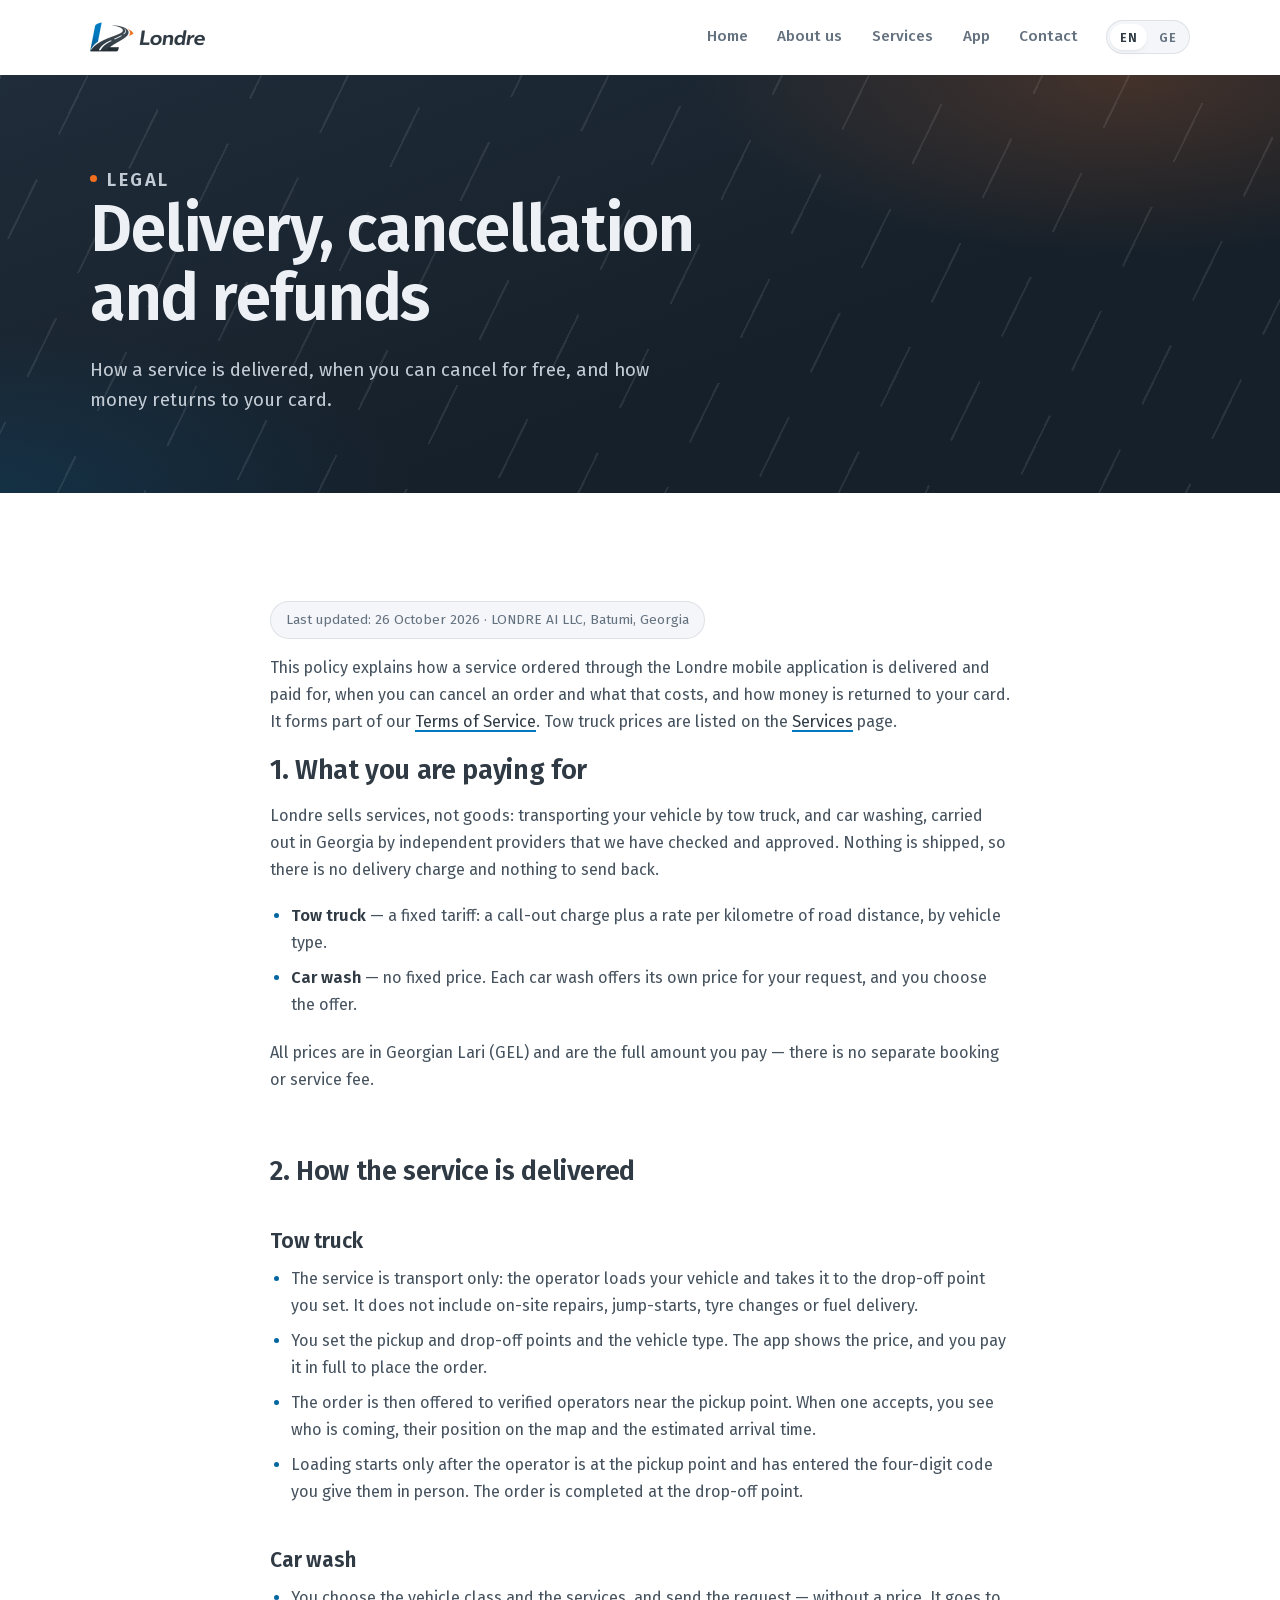
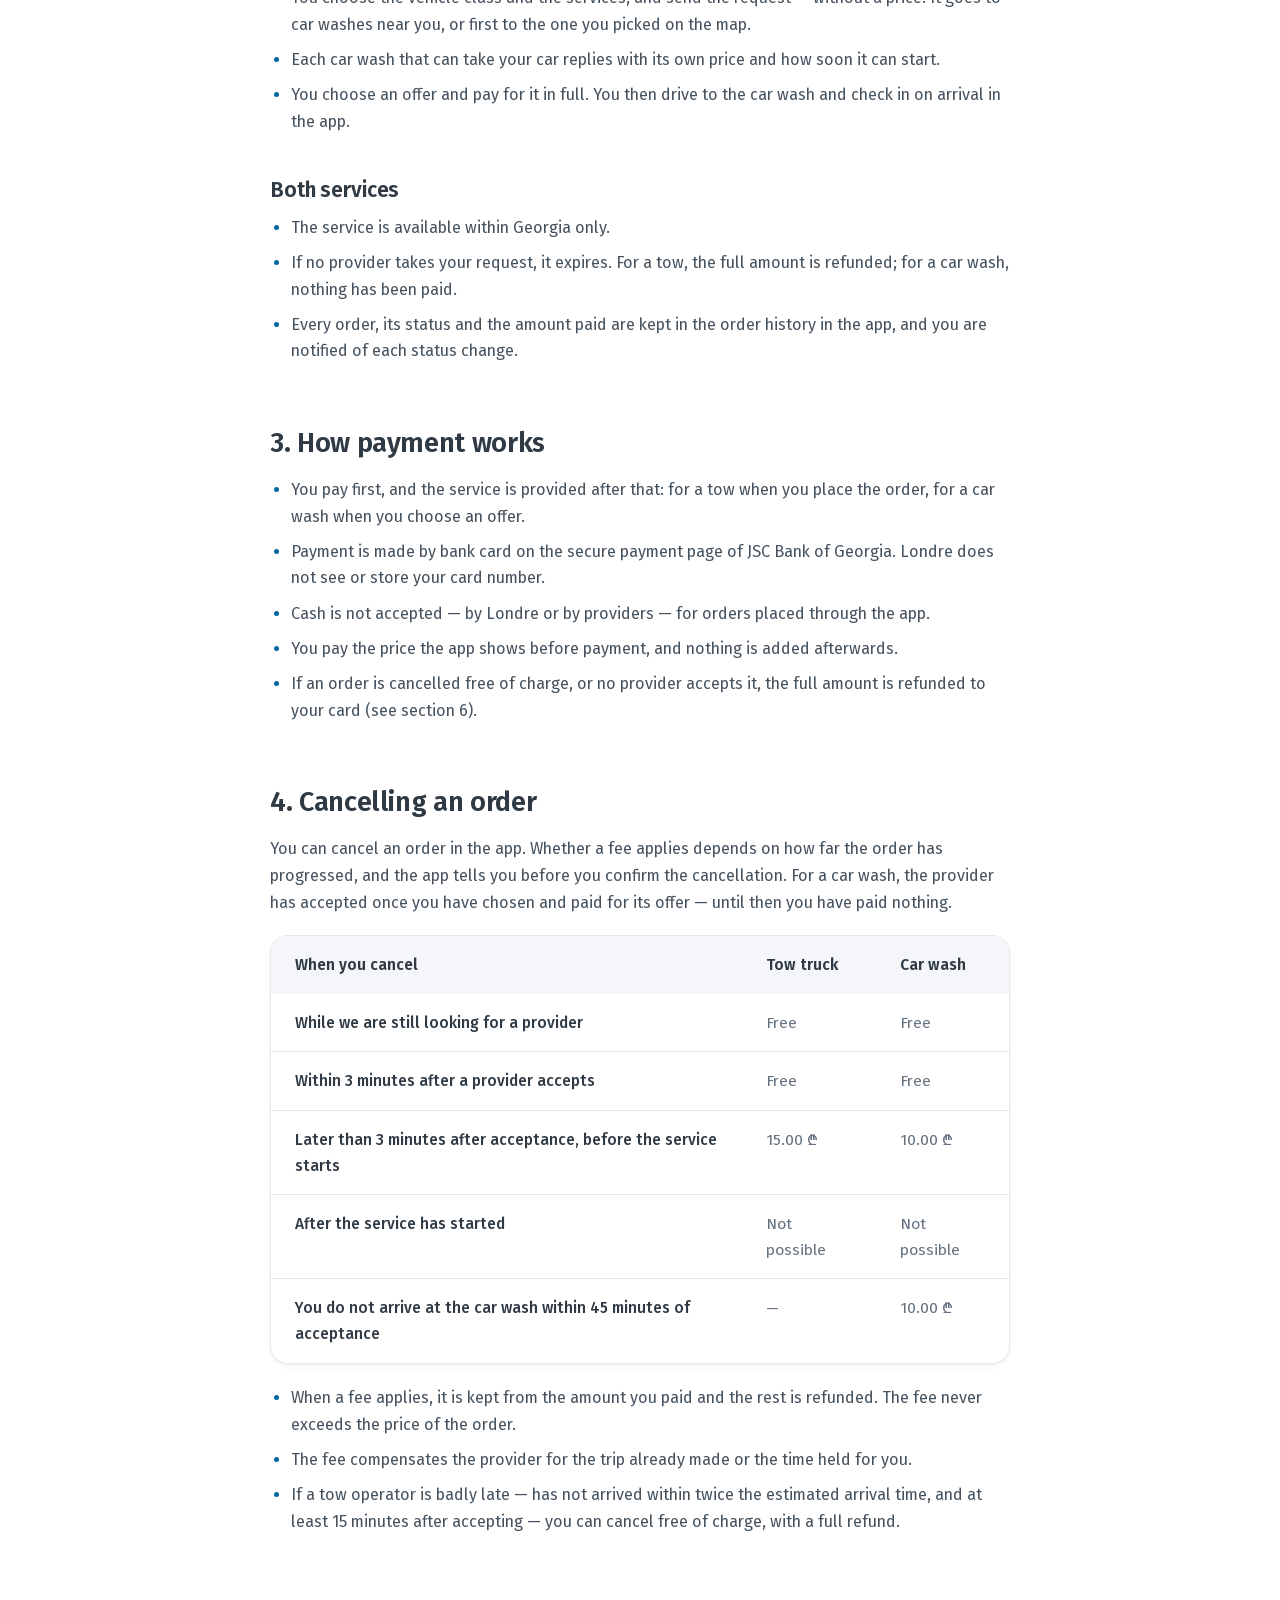
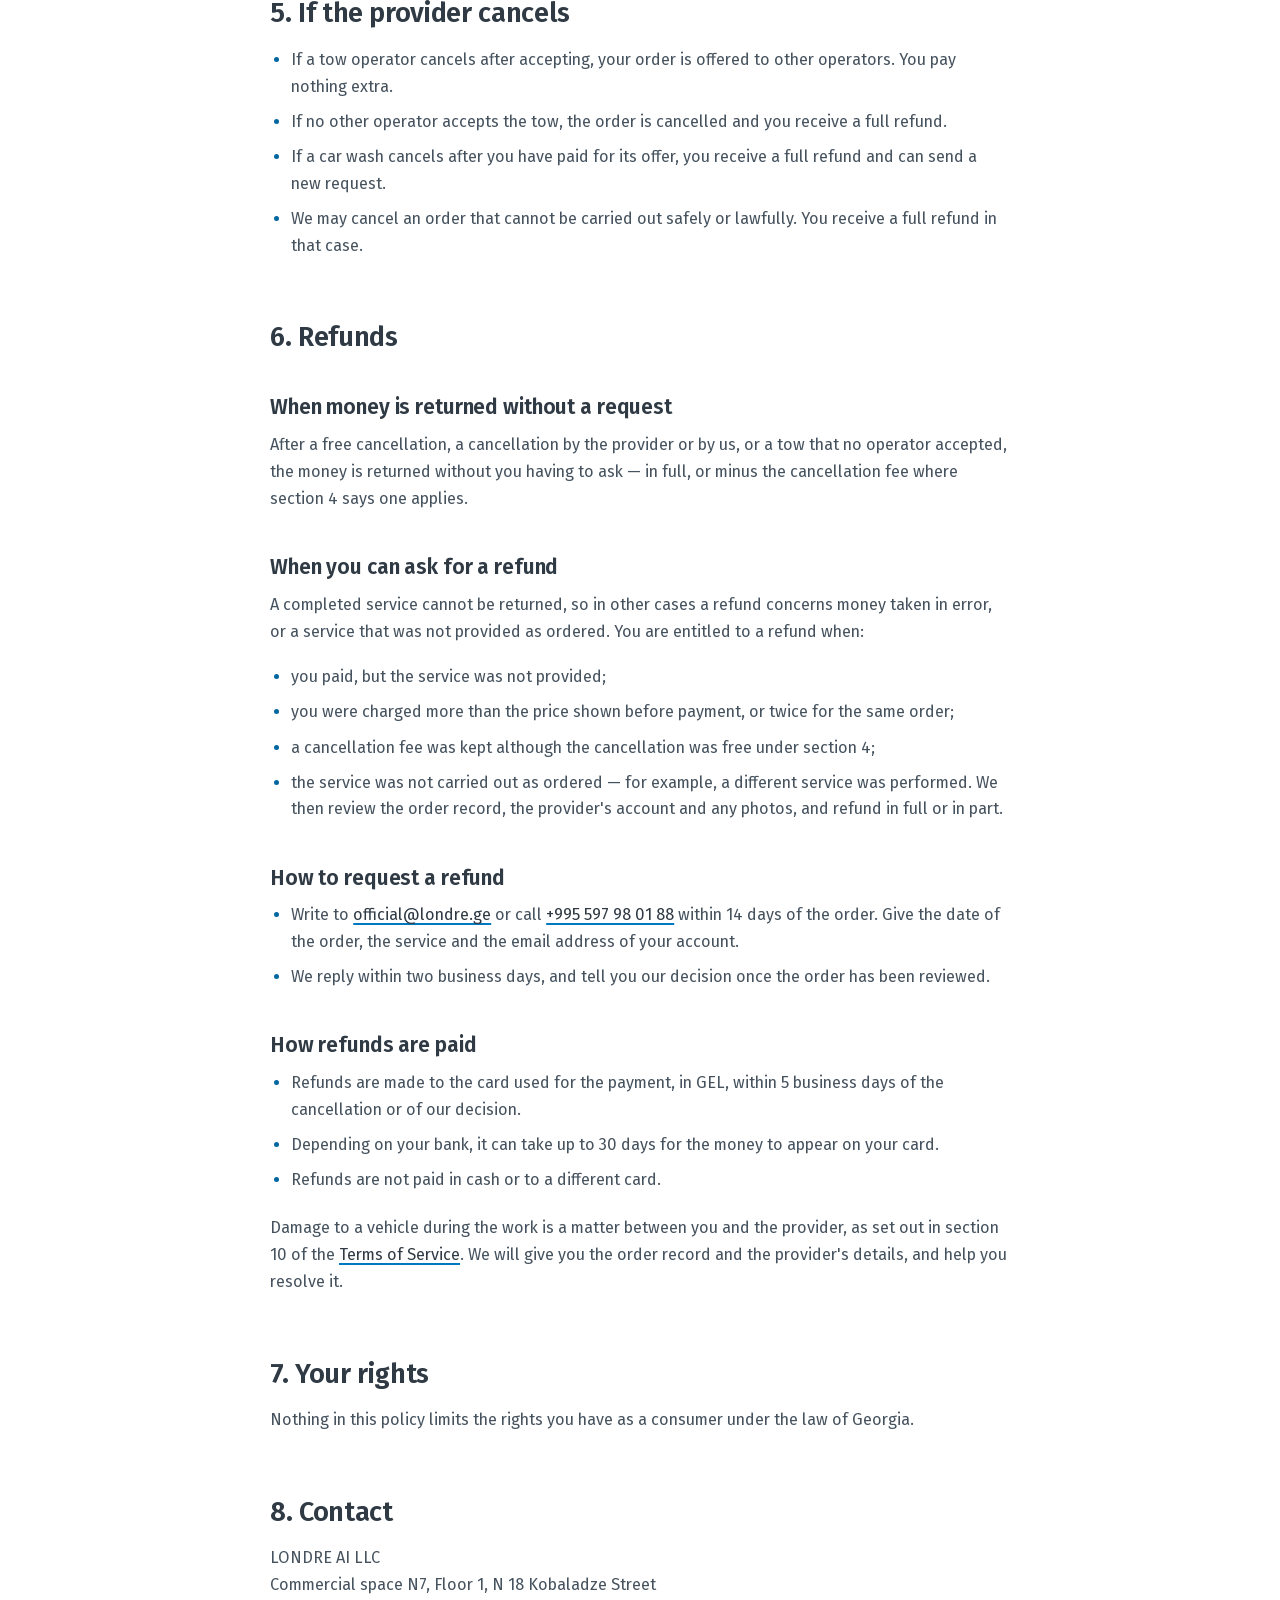
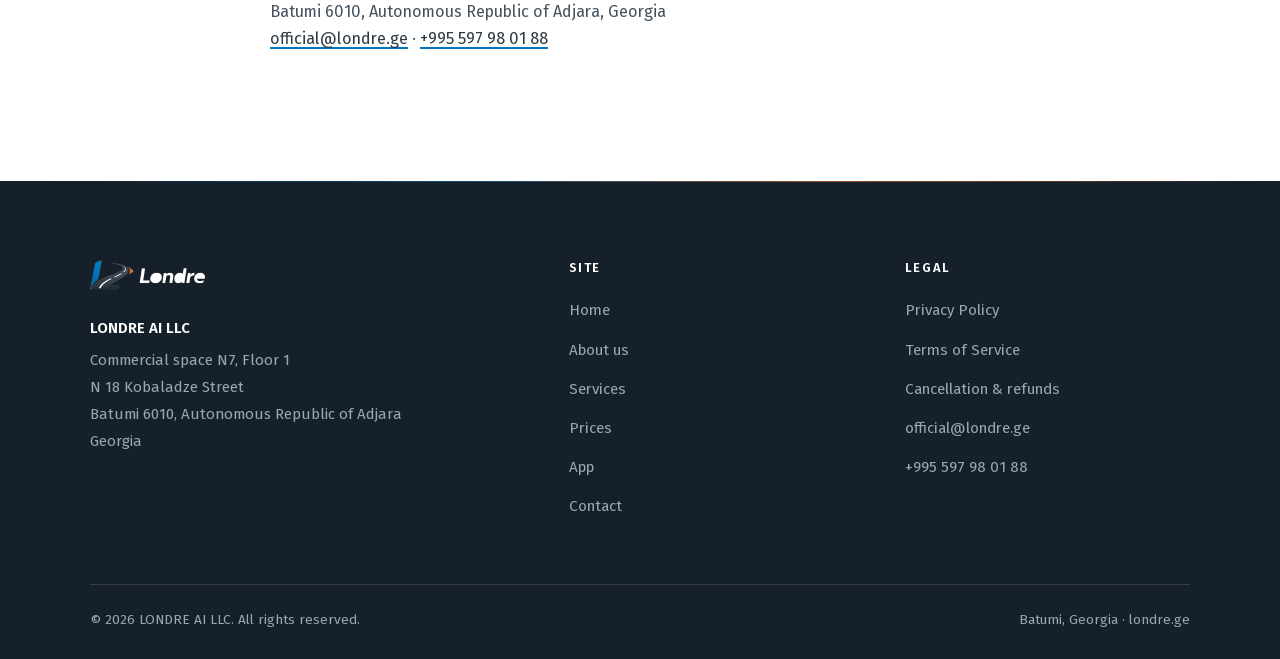
<file: refund.html>
<!DOCTYPE html>
<html lang="en">
<head>
<meta charset="utf-8">
<meta name="viewport" content="width=device-width, initial-scale=1">
<title>Delivery, Cancellation and Refunds — LONDRE AI LLC</title>
<meta name="title-en" content="Delivery, Cancellation and Refunds — LONDRE AI LLC">
<meta name="title-ka" content="მიწოდება, გაუქმება და თანხის დაბრუნება — LONDRE AI LLC">
<meta name="description" content="How Londre services are delivered and paid for in advance, when an order can be cancelled free of charge, cancellation fees in GEL, and how card payments are refunded.">
<meta name="author" content="LONDRE AI LLC">
<link rel="canonical" href="https://londre.ge/refund.html">
<meta property="og:title" content="Delivery, Cancellation and Refunds — LONDRE AI LLC">
<meta property="og:description" content="How Londre services are delivered and paid for in advance, when an order can be cancelled free of charge, cancellation fees in GEL, and how card payments are refunded.">
<meta property="og:type" content="website">
<meta property="og:url" content="https://londre.ge/refund.html">
<meta property="og:site_name" content="Londre">
<meta property="og:image" content="https://londre.ge/assets/og.png">
<meta property="og:image:width" content="1200">
<meta property="og:image:height" content="630">
<meta name="twitter:card" content="summary_large_image">
<meta name="twitter:image" content="https://londre.ge/assets/og.png">
<meta name="theme-color" content="#16202A">
<link rel="icon" href="assets/favicon.png" type="image/png">
<link rel="apple-touch-icon" href="assets/apple-touch-icon.png">
<link rel="preload" href="assets/fonts/firago-400-latin.woff2" as="font" type="font/woff2" crossorigin>
<link rel="preload" href="assets/fonts/firago-600-latin.woff2" as="font" type="font/woff2" crossorigin>
<script>/* Latin is needed in both languages (brand, e-mail, timestamps), so it is
   preloaded flat. The Georgian slices are only worth fetching early for a
   Georgian visitor. Storage key and language sniff must match assets/site.js. */
try{var _l=localStorage.getItem('londre-lang')||((navigator.language||'').toLowerCase().indexOf('ka')===0?'ka':'en');
if(_l==='ka'){['400','600'].forEach(function(w){var k=document.createElement('link');k.rel='preload';k.as='font';
k.type='font/woff2';k.crossOrigin='anonymous';k.href='assets/fonts/firago-'+w+'-georgian.woff2';
document.head.appendChild(k);});}}catch(e){}</script>
<link rel="stylesheet" href="assets/styles.css">
<script type="application/ld+json">
{
  "@context": "https://schema.org",
  "@type": "Organization",
  "name": "LONDRE AI LLC",
  "alternateName": "Londre",
  "url": "https://londre.ge",
  "logo": "https://londre.ge/assets/logo.png",
  "email": "official@londre.ge",
  "telephone": "+995597980188",
  "address": {
    "@type": "PostalAddress",
    "streetAddress": "Commercial space N7, Floor 1, N 18 Kobaladze Street",
    "addressLocality": "Batumi",
    "addressRegion": "Autonomous Republic of Adjara",
    "postalCode": "6010",
    "addressCountry": "GE"
  }
}
</script>
</head>
<body>
<a class="skip" href="#main">Skip to content</a>
<header class="site-header">
  <div class="wrap nav">
    <a class="brand" href="index.html">
      <picture>
        <source srcset="assets/logo.webp" type="image/webp">
        <img src="assets/logo.png" alt="Londre" width="115" height="36">
      </picture>
    </a>
    <button class="nav-toggle" type="button" aria-expanded="false" aria-label="Menu"><span></span></button>
    <nav class="nav-links" aria-label="Main">
        <a href="index.html"><span class="en">Home</span><span class="ka">მთავარი</span></a>
        <a href="about.html"><span class="en">About us</span><span class="ka">ჩვენ შესახებ</span></a>
        <a href="services.html"><span class="en">Services</span><span class="ka">სერვისები</span></a>
        <a href="app.html"><span class="en">App</span><span class="ka">აპლიკაცია</span></a>
        <a href="contact.html"><span class="en">Contact</span><span class="ka">კონტაქტი</span></a>
    </nav>
    <div class="lang" role="group" aria-label="Language">
      <button type="button" data-lang="en" aria-pressed="true">EN</button>
      <button type="button" data-lang="ka" aria-pressed="false">GE</button>
    </div>
  </div>
</header>
<main id="main">

<section class="banner">
  <div class="wrap">
    <p class="eyebrow"><span class="en">Legal</span><span class="ka">სამართლებრივი</span></p>
    <h1><span class="en">Delivery, cancellation and refunds</span><span class="ka">მიწოდება, გაუქმება და თანხის დაბრუნება</span></h1>
    <p><span class="en">How a service is delivered, when you can cancel for free, and how money returns to your card.</span><span class="ka">როგორ მიიღებთ მომსახურებას, როდის შეგიძლიათ უფასოდ გაუქმება და როგორ გიბრუნდებათ თანხა ბარათზე.</span></p>
  </div>
</section>
<section class="section">
  <div class="wrap">
    <div class="prose">
      <p class="meta"><span class="en">Last updated: 26 October 2026 &middot; LONDRE AI LLC, Batumi, Georgia</span><span class="ka">ბოლო განახლება: 2026 წლის 26 ოქტომბერი &middot; LONDRE AI LLC, ბათუმი, საქართველო</span></p>
      <div class="en">
<p>This policy explains how a service ordered through the Londre mobile application is
delivered and paid for, when you can cancel an order and what that costs, and how money is
returned to your card. It forms part of our <a href="terms.html">Terms of Service</a>. Tow
truck prices are listed on the <a href="services.html#prices">Services</a> page.</p>

<h2>1. What you are paying for</h2>
<p>Londre sells services, not goods: transporting your vehicle by tow truck, and car washing,
carried out in Georgia by independent providers that we have checked and approved. Nothing is
shipped, so there is no delivery charge and nothing to send back.</p>
<ul>
  <li><strong>Tow truck</strong> — a fixed tariff: a call-out charge plus a rate per kilometre
  of road distance, by vehicle type.</li>
  <li><strong>Car wash</strong> — no fixed price. Each car wash offers its own price for your
  request, and you choose the offer.</li>
</ul>
<p>All prices are in Georgian Lari (GEL) and are the full amount you pay — there is no
separate booking or service fee.</p>

<h2>2. How the service is delivered</h2>
<h3>Tow truck</h3>
<ul>
  <li>The service is transport only: the operator loads your vehicle and takes it to the
  drop-off point you set. It does not include on-site repairs, jump-starts, tyre changes or
  fuel delivery.</li>
  <li>You set the pickup and drop-off points and the vehicle type. The app shows the price,
  and you pay it in full to place the order.</li>
  <li>The order is then offered to verified operators near the pickup point. When one
  accepts, you see who is coming, their position on the map and the estimated arrival
  time.</li>
  <li>Loading starts only after the operator is at the pickup point and has entered the
  four-digit code you give them in person. The order is completed at the drop-off point.</li>
</ul>
<h3>Car wash</h3>
<ul>
  <li>You choose the vehicle class and the services, and send the request — without a price.
  It goes to car washes near you, or first to the one you picked on the map.</li>
  <li>Each car wash that can take your car replies with its own price and how soon it can
  start.</li>
  <li>You choose an offer and pay for it in full. You then drive to the car wash and check in
  on arrival in the app.</li>
</ul>
<h3>Both services</h3>
<ul>
  <li>The service is available within Georgia only.</li>
  <li>If no provider takes your request, it expires. For a tow, the full amount is refunded;
  for a car wash, nothing has been paid.</li>
  <li>Every order, its status and the amount paid are kept in the order history in the app,
  and you are notified of each status change.</li>
</ul>

<h2>3. How payment works</h2>
<ul>
  <li>You pay first, and the service is provided after that: for a tow when you place the
  order, for a car wash when you choose an offer.</li>
  <li>Payment is made by bank card on the secure payment page of JSC Bank of Georgia. Londre
  does not see or store your card number.</li>
  <li>Cash is not accepted — by Londre or by providers — for orders placed through the
  app.</li>
  <li>You pay the price the app shows before payment, and nothing is added afterwards.</li>
  <li>If an order is cancelled free of charge, or no provider accepts it, the full amount is
  refunded to your card (see section 6).</li>
</ul>

<h2>4. Cancelling an order</h2>
<p>You can cancel an order in the app. Whether a fee applies depends on how far the order
has progressed, and the app tells you before you confirm the cancellation. For a car wash,
the provider has accepted once you have chosen and paid for its offer — until then you have
paid nothing.</p>
<div class="table-shell">
  <table class="data data-cols">
    <thead>
      <tr><th scope="col">When you cancel</th><th scope="col">Tow truck</th><th scope="col">Car wash</th></tr>
    </thead>
    <tbody>
      <tr><th scope="row">While we are still looking for a provider</th><td>Free</td><td>Free</td></tr>
      <tr><th scope="row">Within 3 minutes after a provider accepts</th><td>Free</td><td>Free</td></tr>
      <tr><th scope="row">Later than 3 minutes after acceptance, before the service starts</th><td class="num">15.00 ₾</td><td class="num">10.00 ₾</td></tr>
      <tr><th scope="row">After the service has started</th><td>Not possible</td><td>Not possible</td></tr>
      <tr><th scope="row">You do not arrive at the car wash within 45 minutes of acceptance</th><td>—</td><td class="num">10.00 ₾</td></tr>
    </tbody>
  </table>
</div>
<ul>
  <li>When a fee applies, it is kept from the amount you paid and the rest is refunded. The
  fee never exceeds the price of the order.</li>
  <li>The fee compensates the provider for the trip already made or the time held for
  you.</li>
  <li>If a tow operator is badly late — has not arrived within twice the estimated arrival
  time, and at least 15 minutes after accepting — you can cancel free of charge, with a full
  refund.</li>
</ul>

<h2>5. If the provider cancels</h2>
<ul>
  <li>If a tow operator cancels after accepting, your order is offered to other operators.
  You pay nothing extra.</li>
  <li>If no other operator accepts the tow, the order is cancelled and you receive a full
  refund.</li>
  <li>If a car wash cancels after you have paid for its offer, you receive a full refund and
  can send a new request.</li>
  <li>We may cancel an order that cannot be carried out safely or lawfully. You receive a
  full refund in that case.</li>
</ul>

<h2>6. Refunds</h2>
<h3>When money is returned without a request</h3>
<p>After a free cancellation, a cancellation by the provider or by us, or a tow that no
operator accepted, the money is returned without you having to ask — in full, or minus the
cancellation fee where section 4 says one applies.</p>
<h3>When you can ask for a refund</h3>
<p>A completed service cannot be returned, so in other cases a refund concerns money taken
in error, or a service that was not provided as ordered. You are entitled to a refund
when:</p>
<ul>
  <li>you paid, but the service was not provided;</li>
  <li>you were charged more than the price shown before payment, or twice for the same
  order;</li>
  <li>a cancellation fee was kept although the cancellation was free under section 4;</li>
  <li>the service was not carried out as ordered — for example, a different service was
  performed. We then review the order record, the provider's account and any photos, and
  refund in full or in part.</li>
</ul>
<h3>How to request a refund</h3>
<ul>
  <li>Write to <a href="mailto:official@londre.ge">official@londre.ge</a> or call
  <a href="tel:+995597980188">+995 597 98 01 88</a> within 14 days of the order. Give the
  date of the order, the service and the email address of your account.</li>
  <li>We reply within two business days, and tell you our decision once the order has been
  reviewed.</li>
</ul>
<h3>How refunds are paid</h3>
<ul>
  <li>Refunds are made to the card used for the payment, in GEL, within 5 business days of
  the cancellation or of our decision.</li>
  <li>Depending on your bank, it can take up to 30 days for the money to appear on your
  card.</li>
  <li>Refunds are not paid in cash or to a different card.</li>
</ul>
<p>Damage to a vehicle during the work is a matter between you and the provider, as set out
in section 10 of the <a href="terms.html">Terms of Service</a>. We will give you the order
record and the provider's details, and help you resolve it.</p>

<h2>7. Your rights</h2>
<p>Nothing in this policy limits the rights you have as a consumer under the law of
Georgia.</p>

<h2>8. Contact</h2>
<p>LONDRE AI LLC<br>
Commercial space N7, Floor 1, N 18 Kobaladze Street<br>
Batumi 6010, Autonomous Republic of Adjara, Georgia<br>
<a href="mailto:official@londre.ge">official@londre.ge</a> &middot;
<a href="tel:+995597980188">+995 597 98 01 88</a></p>
</div><div class="ka">
<p>ეს პოლიტიკა განმარტავს, როგორ გეწევათ და როგორ იხდით ლონდრეს მობილური აპლიკაციით
შეკვეთილ მომსახურებას, როდის შეგიძლიათ შეკვეთის გაუქმება და რა ღირს ეს, და როგორ
გიბრუნდებათ თანხა ბარათზე. იგი <a href="terms.html">მომსახურების პირობების</a> ნაწილია.
ევაკუატორის ფასები მითითებულია <a href="services.html#prices">სერვისების</a> გვერდზე.</p>

<h2>1. რის საფასურს იხდით</h2>
<p>ლონდრე ყიდის მომსახურებას და არა ნივთებს: თქვენი ავტომობილის გადაყვანას ევაკუატორით და
ავტორეცხვას, რომელსაც საქართველოში ასრულებენ ჩვენ მიერ შემოწმებული და დამტკიცებული
დამოუკიდებელი პროვაიდერები. არაფერი იგზავნება, ამიტომ მიწოდების საფასური არ არსებობს და
დასაბრუნებელიც არაფერია.</p>
<ul>
  <li><strong>ევაკუატორი</strong> — ფიქსირებული ტარიფი: გამოძახების საფასური და გზის ყოველი
  კილომეტრის ტარიფი, ავტომობილის ტიპის მიხედვით.</li>
  <li><strong>ავტორეცხვა</strong> — ფიქსირებული ფასი არ არსებობს. თითოეული სამრეცხაო თქვენს
  მოთხოვნას საკუთარ ფასს სთავაზობს, თქვენ კი ირჩევთ შეთავაზებას.</li>
</ul>
<p>ყველა ფასი მითითებულია ქართულ ლარში (GEL) და წარმოადგენს სრულ გადასახდელ თანხას — ცალკე
დაჯავშნის ან მომსახურების საკომისიო არ არის.</p>

<h2>2. როგორ ხდება მომსახურების მიწოდება</h2>
<h3>ევაკუატორი</h3>
<ul>
  <li>მომსახურება მხოლოდ ტრანსპორტირებაა: ოპერატორი ტვირთავს თქვენს ავტომობილს და მიჰყავს
  თქვენ მიერ მითითებულ ჩამოსვლის წერტილამდე. იგი არ მოიცავს ადგილზე შეკეთებას, აკუმულატორის
  დამუხტვას, საბურავის გამოცვლას ან საწვავის მიტანას.</li>
  <li>მიუთითებთ აყვანისა და ჩამოსვლის წერტილებს და ავტომობილის ტიპს. აპლიკაცია გაჩვენებთ
  ფასს, რომელსაც შეკვეთის განსათავსებლად სრულად იხდით.</li>
  <li>ამის შემდეგ შეკვეთა ეგზავნება აყვანის წერტილთან ახლოს მყოფ ვერიფიცირებულ ოპერატორებს.
  როგორც კი ერთ-ერთი დათანხმდება, ხედავთ, ვინ მოდის, მის მდებარეობას რუკაზე და მოსვლის
  სავარაუდო დროს.</li>
  <li>დატვირთვა იწყება მხოლოდ მას შემდეგ, რაც ოპერატორი აყვანის წერტილზე მივა და შეიყვანს
  ოთხნიშნა კოდს, რომელსაც მას პირადად გადასცემთ. შეკვეთა სრულდება ჩამოსვლის წერტილზე.</li>
</ul>
<h3>ავტოსამრეცხაო</h3>
<ul>
  <li>ირჩევთ ავტომობილის კლასსა და სერვისებს და აგზავნით მოთხოვნას — ფასის გარეშე.
  მოთხოვნა ეგზავნება თქვენთან ახლოს მდებარე სამრეცხაოებს, ან პირველ რიგში იმას, რომელიც
  რუკაზე აირჩიეთ.</li>
  <li>თითოეული სამრეცხაო, რომელსაც თქვენი ავტომობილის მიღება შეუძლია, გიგზავნით საკუთარ
  ფასს და დროს, როდის შეძლებს დაწყებას.</li>
  <li>ირჩევთ შეთავაზებას და სრულად იხდით მის საფასურს. შემდეგ მიდიხართ სამრეცხაოში და
  მისვლისას აპლიკაციაში ნიშნავთ, რომ ადგილზე ხართ.</li>
</ul>
<h3>ორივე სერვისი</h3>
<ul>
  <li>მომსახურება ხელმისაწვდომია მხოლოდ საქართველოს ტერიტორიაზე.</li>
  <li>თუ თქვენს მოთხოვნას არცერთი პროვაიდერი არ მიიღებს, მას ვადა გასდის. ევაკუატორის
  შემთხვევაში თანხა სრულად გიბრუნდებათ; სამრეცხაოს შემთხვევაში ჯერ არაფერი
  გადაგიხდიათ.</li>
  <li>ყოველი შეკვეთა, მისი სტატუსი და გადახდილი თანხა ინახება აპლიკაციის შეკვეთების
  ისტორიაში, ხოლო სტატუსის ყოველი ცვლილების შესახებ შეტყობინებას იღებთ.</li>
</ul>

<h2>3. როგორ ხდება გადახდა</h2>
<ul>
  <li>ჯერ იხდით, მომსახურება კი ამის შემდეგ სრულდება: ევაკუატორის შემთხვევაში —
  შეკვეთის განთავსებისას, სამრეცხაოს შემთხვევაში — შეთავაზების არჩევისას.</li>
  <li>გადახდა ხდება საბანკო ბარათით, სს „საქართველოს ბანკის“ დაცულ გადახდის გვერდზე.
  ლონდრე თქვენი ბარათის ნომერს ვერ ხედავს და არ ინახავს.</li>
  <li>აპლიკაციით განთავსებულ შეკვეთებზე ნაღდი ფული არ მიიღება — არც ლონდრეს და არც
  პროვაიდერების მიერ.</li>
  <li>იხდით იმ ფასს, რომელსაც აპლიკაცია გადახდამდე გაჩვენებთ, და შემდეგ არაფერი
  ემატება.</li>
  <li>თუ შეკვეთა უფასოდ გაუქმდა ან მას არცერთმა პროვაიდერმა არ მიიღო, თანხა სრულად ბრუნდება
  თქვენს ბარათზე (იხ. მე-6 პუნქტი).</li>
</ul>

<h2>4. შეკვეთის გაუქმება</h2>
<p>შეკვეთის გაუქმება აპლიკაციაში შეგიძლიათ. საფასური დამოკიდებულია იმაზე, რა ეტაპზეა
შეკვეთა, და აპლიკაცია გაუქმების დადასტურებამდე გაცნობებთ, ეკისრება თუ არა მას საფასური.
სამრეცხაოს შემთხვევაში შეკვეთა მიღებულად ითვლება მას შემდეგ, რაც მის შეთავაზებას აირჩევთ
და გადაიხდით — მანამდე არაფერს იხდით.</p>
<div class="table-shell">
  <table class="data data-cols">
    <thead>
      <tr><th scope="col">როდის აუქმებთ</th><th scope="col">ევაკუატორი</th><th scope="col">სამრეცხაო</th></tr>
    </thead>
    <tbody>
      <tr><th scope="row">სანამ პროვაიდერს ვეძებთ</th><td>უფასო</td><td>უფასო</td></tr>
      <tr><th scope="row">შეკვეთის მიღებიდან 3 წუთში</th><td>უფასო</td><td>უფასო</td></tr>
      <tr><th scope="row">მიღებიდან 3 წუთის შემდეგ, სამუშაოს დაწყებამდე</th><td class="num">15.00 ₾</td><td class="num">10.00 ₾</td></tr>
      <tr><th scope="row">სამუშაოს დაწყების შემდეგ</th><td>შეუძლებელია</td><td>შეუძლებელია</td></tr>
      <tr><th scope="row">მიღებიდან 45 წუთში სამრეცხაოში არ მიხვედით</th><td>—</td><td class="num">10.00 ₾</td></tr>
    </tbody>
  </table>
</div>
<ul>
  <li>როდესაც საფასური მოქმედებს, იგი იქვითება გადახდილი თანხიდან, დანარჩენი კი
  გიბრუნდებათ. საფასური არასოდეს აღემატება შეკვეთის ფასს.</li>
  <li>საფასური პროვაიდერს უნაზღაურებს უკვე გავლილ გზას ან თქვენთვის დაკავებულ დროს.</li>
  <li>თუ ევაკუატორი მნიშვნელოვნად აგვიანებს — ვერ მოვიდა მოსვლის სავარაუდო დროის ორმაგ
  ვადაში და დათანხმებიდან სულ მცირე 15 წუთში — შეკვეთის გაუქმება უფასოდ, თანხის სრული
  დაბრუნებით შეგიძლიათ.</li>
</ul>

<h2>5. თუ შეკვეთას პროვაიდერი აუქმებს</h2>
<ul>
  <li>თუ ევაკუატორის ოპერატორი დათანხმების შემდეგ გააუქმებს შეკვეთას, იგი სხვა ოპერატორებს
  ეგზავნება. დამატებით არაფერს იხდით.</li>
  <li>თუ ევაკუატორის შეკვეთას სხვა ოპერატორი არ მიიღებს, შეკვეთა უქმდება და თანხა სრულად
  გიბრუნდებათ.</li>
  <li>თუ სამრეცხაო გააუქმებს შეკვეთას მას შემდეგ, რაც მისი შეთავაზების საფასური
  გადაიხადეთ, თანხა სრულად გიბრუნდებათ და შეგიძლიათ ახალი მოთხოვნა გაგზავნოთ.</li>
  <li>შეიძლება გავაუქმოთ შეკვეთა, რომლის უსაფრთხოდ ან კანონიერად შესრულება შეუძლებელია.
  ასეთ შემთხვევაში თანხა სრულად გიბრუნდებათ.</li>
</ul>

<h2>6. თანხის დაბრუნება</h2>
<h3>როდის ბრუნდება თანხა მოთხოვნის გარეშე</h3>
<p>უფასო გაუქმების, პროვაიდერის ან ჩვენ მიერ გაუქმების, ან ევაკუატორის ისეთი შეკვეთის
შემთხვევაში, რომელიც არცერთმა ოპერატორმა არ მიიღო, თანხა მოთხოვნის გარეშე გიბრუნდებათ —
სრულად, ან გაუქმების საფასურის გამოკლებით, თუ მე-4 პუნქტის მიხედვით იგი მოქმედებს.</p>
<h3>როდის შეგიძლიათ მოითხოვოთ თანხის დაბრუნება</h3>
<p>შესრულებული მომსახურების დაბრუნება შეუძლებელია, ამიტომ სხვა შემთხვევებში თანხის
დაბრუნება ეხება შეცდომით ჩამოჭრილ თანხას ან მომსახურებას, რომელიც შეკვეთისამებრ არ
შესრულდა. თანხის დაბრუნების უფლება გაქვთ, თუ:</p>
<ul>
  <li>გადაიხადეთ, მაგრამ მომსახურება არ შესრულდა;</li>
  <li>ჩამოგეჭრათ გადახდამდე ნაჩვენებ ფასზე მეტი, ან ერთი და იმავე შეკვეთისთვის —
  ორჯერ;</li>
  <li>გაუქმების საფასური დაგიქვითეს, თუმცა მე-4 პუნქტის მიხედვით გაუქმება უფასო იყო;</li>
  <li>მომსახურება შეკვეთისამებრ არ შესრულდა — მაგალითად, შესრულდა სხვა სერვისი. ამ
  შემთხვევაში განვიხილავთ შეკვეთის ჩანაწერს, პროვაიდერის ანგარიშსა და ფოტოებს, თუ ასეთი
  არსებობს, და თანხას სრულად ან ნაწილობრივ გიბრუნებთ.</li>
</ul>
<h3>როგორ მოითხოვოთ თანხის დაბრუნება</h3>
<ul>
  <li>შეკვეთიდან 14 დღის განმავლობაში მოგვწერეთ
  <a href="mailto:official@londre.ge">official@londre.ge</a>-ზე ან დაგვირეკეთ ნომერზე
  <a href="tel:+995597980188">+995 597 98 01 88</a>. მიუთითეთ შეკვეთის თარიღი, სერვისი და
  თქვენი ანგარიშის ელფოსტა.</li>
  <li>გიპასუხებთ ორი სამუშაო დღის განმავლობაში, ხოლო შეკვეთის განხილვის შემდეგ
  შეგატყობინებთ გადაწყვეტილებას.</li>
</ul>
<h3>როგორ ბრუნდება თანხა</h3>
<ul>
  <li>თანხა ბრუნდება იმავე ბარათზე, რომლითაც გადაიხადეთ, ლარში, გაუქმებიდან ან ჩვენი
  გადაწყვეტილებიდან 5 სამუშაო დღის განმავლობაში.</li>
  <li>ბანკის მიხედვით, თანხის ბარათზე ასახვას შეიძლება 30 დღემდე დასჭირდეს.</li>
  <li>თანხა ნაღდი ფულით ან სხვა ბარათზე არ ბრუნდება.</li>
</ul>
<p>სამუშაოს დროს ავტომობილისთვის მიყენებული ზიანი, <a href="terms.html">მომსახურების
პირობების</a> მე-10 პუნქტის შესაბამისად, თქვენსა და პროვაიდერს შორის წყდება. ჩვენ
მოგაწვდით შეკვეთის ჩანაწერსა და პროვაიდერის მონაცემებს და დაგეხმარებით საკითხის
მოგვარებაში.</p>

<h2>7. თქვენი უფლებები</h2>
<p>ეს პოლიტიკა არ ზღუდავს უფლებებს, რომლებიც მომხმარებელს საქართველოს კანონმდებლობით
აქვს.</p>

<h2>8. კონტაქტი</h2>
<p>LONDRE AI LLC<br>
კომერციული ფართი N7, პირველი სართული, ქობალაძის ქუჩა N18<br>
ბათუმი 6010, აჭარის ავტონომიური რესპუბლიკა, საქართველო<br>
<a href="mailto:official@londre.ge">official@londre.ge</a> &middot;
<a href="tel:+995597980188">+995 597 98 01 88</a></p>
</div>
    </div>
  </div>
</section>

</main>
<footer class="site-footer">
  <div class="wrap">
    <div class="footer-grid">
      <div>
        <picture>
          <source srcset="assets/logo-inverse.webp" type="image/webp">
          <img class="footer-logo" src="assets/logo-inverse.png" alt="Londre" width="115" height="36">
        </picture>
        <address>
          <strong>LONDRE AI LLC</strong><br>
          Commercial space N7, Floor 1<br>
          N 18 Kobaladze Street<br>
          Batumi 6010, Autonomous Republic of Adjara<br>
          Georgia
        </address>
      </div>
      <div>
        <h4><span class="en">Site</span><span class="ka">საიტი</span></h4>
        <ul>
          <li><a href="index.html"><span class="en">Home</span><span class="ka">მთავარი</span></a></li>
          <li><a href="about.html"><span class="en">About us</span><span class="ka">ჩვენ შესახებ</span></a></li>
          <li><a href="services.html"><span class="en">Services</span><span class="ka">სერვისები</span></a></li>
          <li><a href="services.html#prices"><span class="en">Prices</span><span class="ka">ფასები</span></a></li>
          <li><a href="app.html"><span class="en">App</span><span class="ka">აპლიკაცია</span></a></li>
          <li><a href="contact.html"><span class="en">Contact</span><span class="ka">კონტაქტი</span></a></li>
        </ul>
      </div>
      <div>
        <h4><span class="en">Legal</span><span class="ka">სამართლებრივი</span></h4>
        <ul>
          <li><a href="privacy.html"><span class="en">Privacy Policy</span><span class="ka">კონფიდენციალურობის პოლიტიკა</span></a></li>
          <li><a href="terms.html"><span class="en">Terms of Service</span><span class="ka">მომსახურების პირობები</span></a></li>
          <li><a href="refund.html"><span class="en">Cancellation &amp; refunds</span><span class="ka">გაუქმება და თანხის დაბრუნება</span></a></li>
          <li><a href="mailto:official@londre.ge">official@londre.ge</a></li>
          <li><a href="tel:+995597980188">+995 597 98 01 88</a></li>
        </ul>
      </div>
    </div>
    <div class="footer-base">
      <div>&copy; 2026 LONDRE AI LLC. <span class="en">All rights reserved.</span><span class="ka">ყველა უფლება დაცულია.</span></div>
      <div>Batumi, Georgia &middot; londre.ge</div>
    </div>
  </div>
</footer>
<script src="assets/site.js"></script>
</body>
</html>
</file>
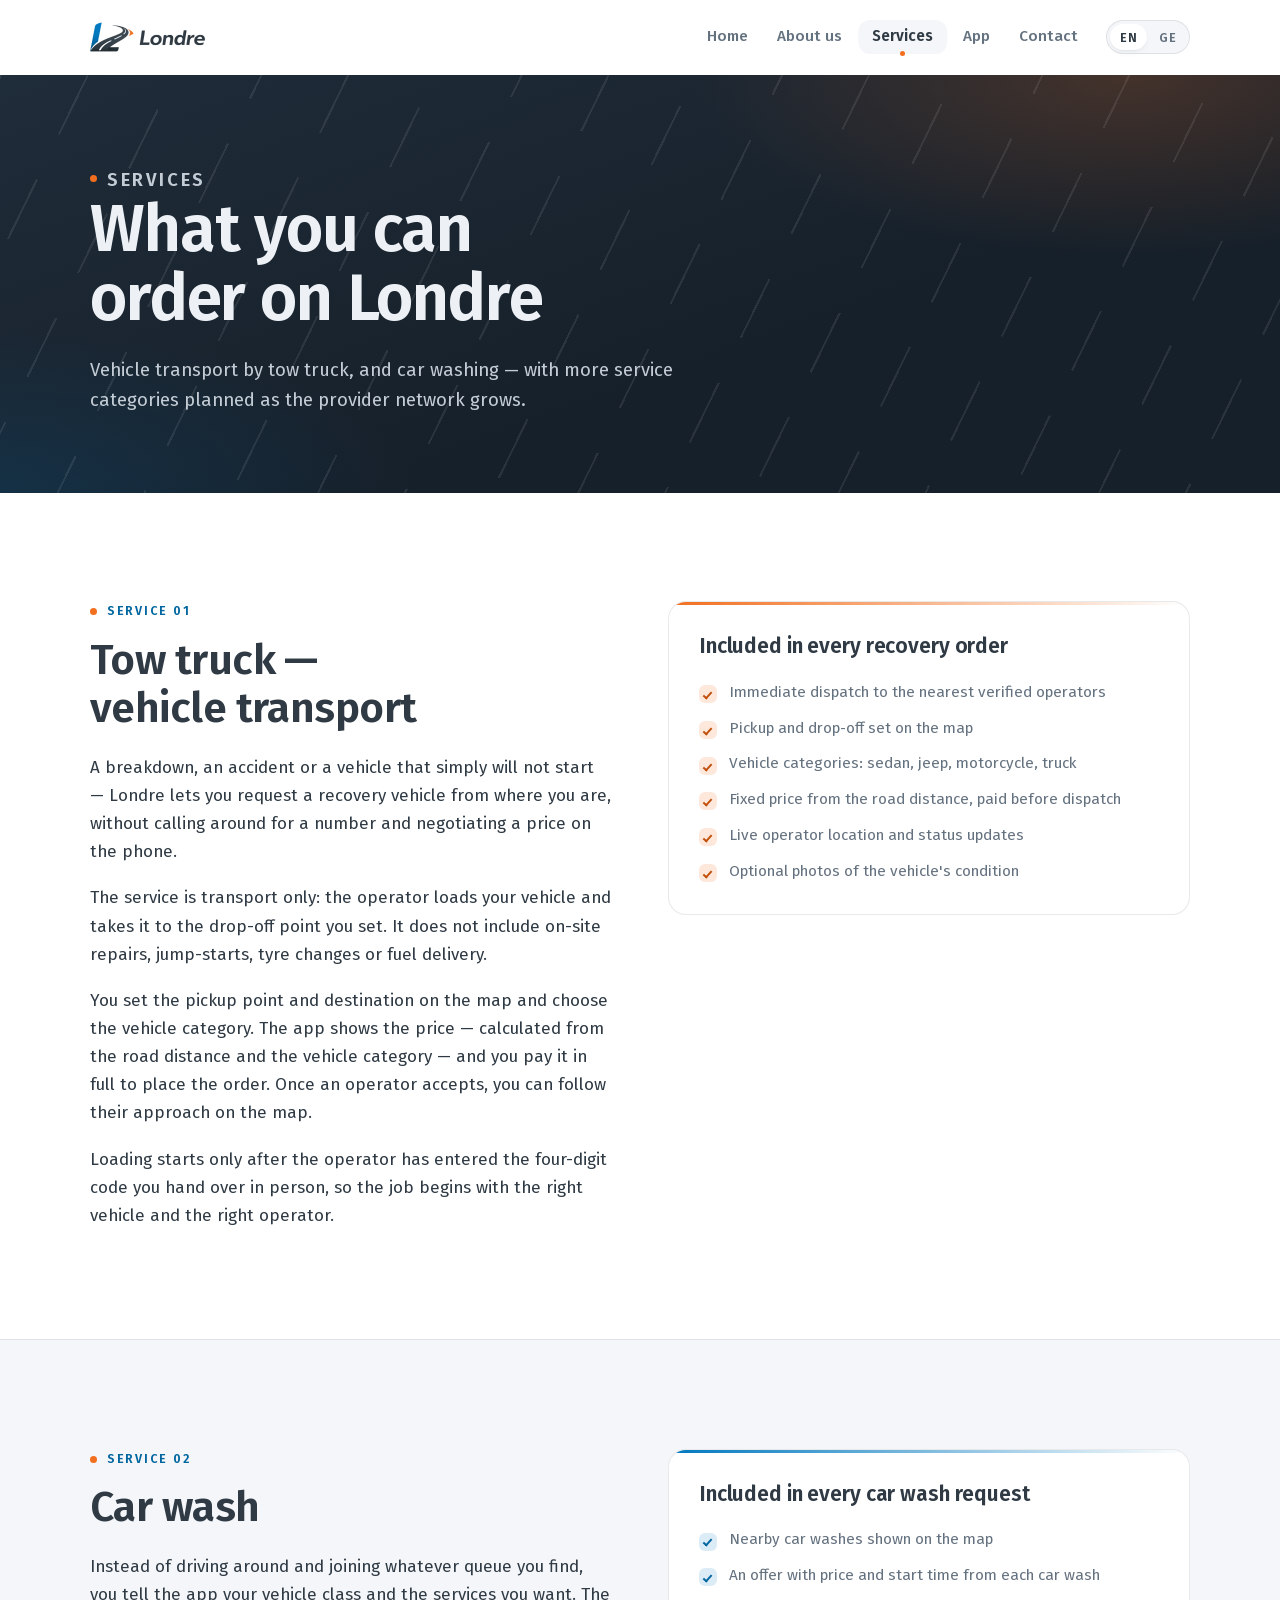
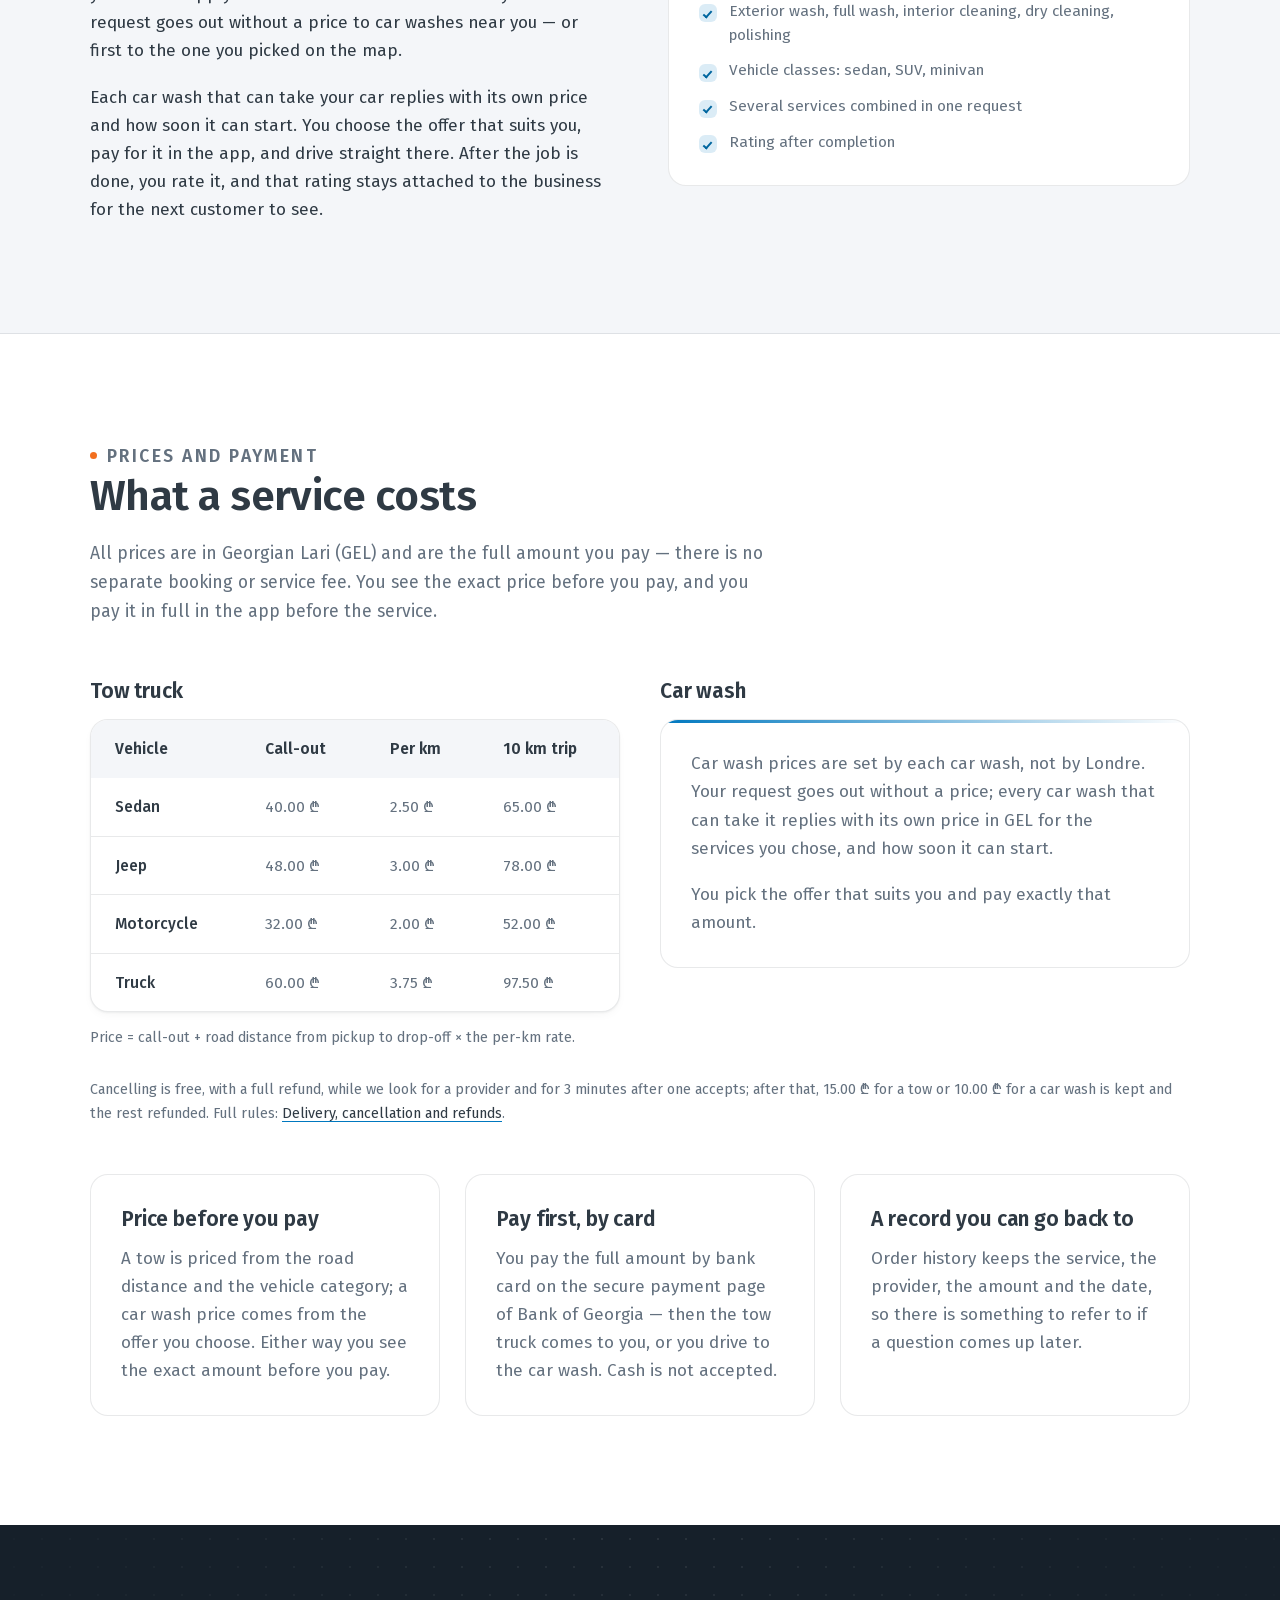
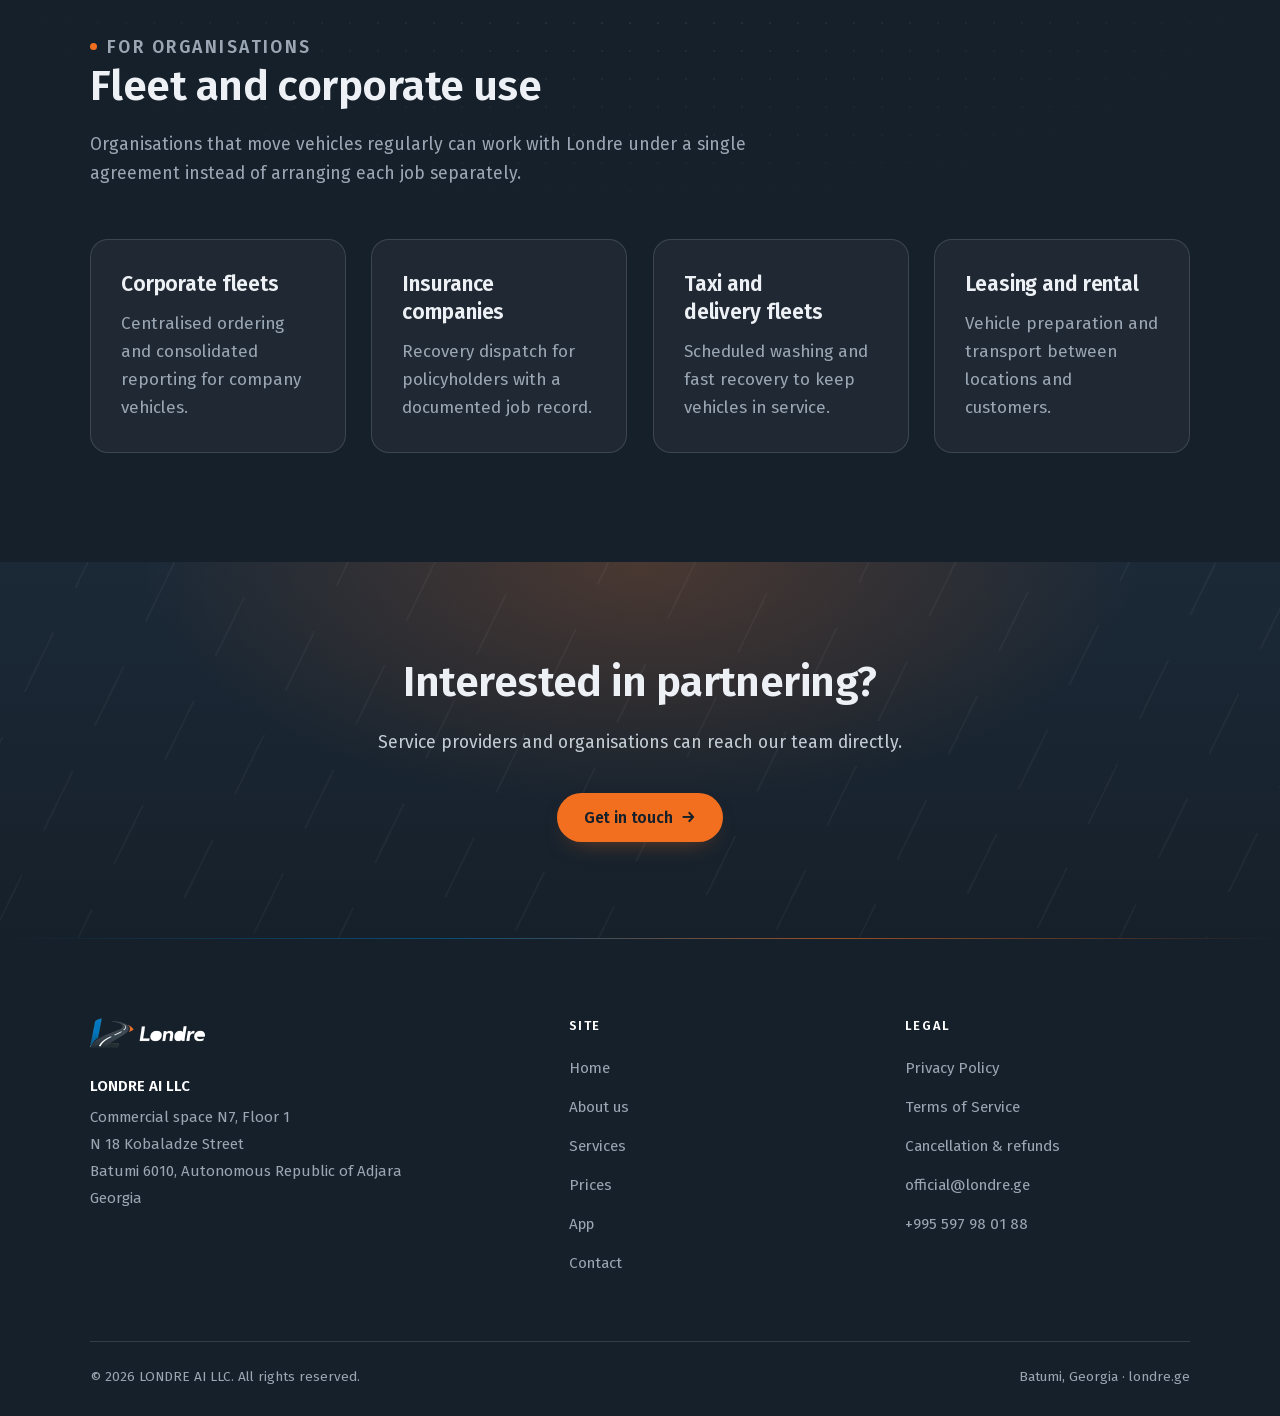
<file: services.html>
<!DOCTYPE html>
<html lang="en">
<head>
<meta charset="utf-8">
<meta name="viewport" content="width=device-width, initial-scale=1">
<title>Services — Tow truck and car wash | Londre</title>
<meta name="title-en" content="Services — Tow truck and car wash | Londre">
<meta name="title-ka" content="სერვისები — ევაკუატორი და ავტოსამრეცხაო | ლონდრე">
<meta name="description" content="Londre offers on-demand tow truck recovery and car wash booking in Georgia, with transparent pricing, live tracking and digital payment.">
<meta name="author" content="LONDRE AI LLC">
<link rel="canonical" href="https://londre.ge/services.html">
<meta property="og:title" content="Services — Tow truck and car wash | Londre">
<meta property="og:description" content="Londre offers on-demand tow truck recovery and car wash booking in Georgia, with transparent pricing, live tracking and digital payment.">
<meta property="og:type" content="website">
<meta property="og:url" content="https://londre.ge/services.html">
<meta property="og:site_name" content="Londre">
<meta property="og:image" content="https://londre.ge/assets/og.png">
<meta property="og:image:width" content="1200">
<meta property="og:image:height" content="630">
<meta name="twitter:card" content="summary_large_image">
<meta name="twitter:image" content="https://londre.ge/assets/og.png">
<meta name="theme-color" content="#16202A">
<link rel="icon" href="assets/favicon.png" type="image/png">
<link rel="apple-touch-icon" href="assets/apple-touch-icon.png">
<link rel="preload" href="assets/fonts/firago-400-latin.woff2" as="font" type="font/woff2" crossorigin>
<link rel="preload" href="assets/fonts/firago-600-latin.woff2" as="font" type="font/woff2" crossorigin>
<script>/* Latin is needed in both languages (brand, e-mail, timestamps), so it is
   preloaded flat. The Georgian slices are only worth fetching early for a
   Georgian visitor. Storage key and language sniff must match assets/site.js. */
try{var _l=localStorage.getItem('londre-lang')||((navigator.language||'').toLowerCase().indexOf('ka')===0?'ka':'en');
if(_l==='ka'){['400','600'].forEach(function(w){var k=document.createElement('link');k.rel='preload';k.as='font';
k.type='font/woff2';k.crossOrigin='anonymous';k.href='assets/fonts/firago-'+w+'-georgian.woff2';
document.head.appendChild(k);});}}catch(e){}</script>
<link rel="stylesheet" href="assets/styles.css">
<script type="application/ld+json">
{
  "@context": "https://schema.org",
  "@type": "Organization",
  "name": "LONDRE AI LLC",
  "alternateName": "Londre",
  "url": "https://londre.ge",
  "logo": "https://londre.ge/assets/logo.png",
  "email": "official@londre.ge",
  "telephone": "+995597980188",
  "address": {
    "@type": "PostalAddress",
    "streetAddress": "Commercial space N7, Floor 1, N 18 Kobaladze Street",
    "addressLocality": "Batumi",
    "addressRegion": "Autonomous Republic of Adjara",
    "postalCode": "6010",
    "addressCountry": "GE"
  }
}
</script>
</head>
<body>
<a class="skip" href="#main">Skip to content</a>
<header class="site-header">
  <div class="wrap nav">
    <a class="brand" href="index.html">
      <picture>
        <source srcset="assets/logo.webp" type="image/webp">
        <img src="assets/logo.png" alt="Londre" width="115" height="36">
      </picture>
    </a>
    <button class="nav-toggle" type="button" aria-expanded="false" aria-label="Menu"><span></span></button>
    <nav class="nav-links" aria-label="Main">
        <a href="index.html"><span class="en">Home</span><span class="ka">მთავარი</span></a>
        <a href="about.html"><span class="en">About us</span><span class="ka">ჩვენ შესახებ</span></a>
        <a href="services.html" aria-current="page"><span class="en">Services</span><span class="ka">სერვისები</span></a>
        <a href="app.html"><span class="en">App</span><span class="ka">აპლიკაცია</span></a>
        <a href="contact.html"><span class="en">Contact</span><span class="ka">კონტაქტი</span></a>
    </nav>
    <div class="lang" role="group" aria-label="Language">
      <button type="button" data-lang="en" aria-pressed="true">EN</button>
      <button type="button" data-lang="ka" aria-pressed="false">GE</button>
    </div>
  </div>
</header>
<main id="main">

<section class="banner">
  <div class="wrap">
    <p class="eyebrow"><span class="en">Services</span><span class="ka">სერვისები</span></p>
    <h1><span class="en">What you can order on Londre</span><span class="ka">რის შეკვეთა შეგიძლიათ ლონდრეზე</span></h1>
    <p><span class="en">Vehicle transport by tow truck, and car washing — with more service categories planned as the provider network grows.</span><span class="ka">ავტომობილის გადაყვანა ევაკუატორით და ავტორეცხვა — პროვაიდერების ქსელის ზრდასთან ერთად დაგეგმილია სერვისების დამატებითი კატეგორიები.</span></p>
  </div>
</section>

<section class="section">
  <div class="wrap">
    <div class="grid grid-2" style="gap:56px; align-items:start;">
      <div>
        <p class="eyebrow"><span class="en">Service 01</span><span class="ka">სერვისი 01</span></p>
        <h2><span class="en">Tow truck — vehicle transport</span><span class="ka">ევაკუატორი — ავტომობილის გადაყვანა</span></h2>
        <div class="en"><p>A breakdown, an accident or a vehicle that simply will not start — Londre lets you request a recovery vehicle from where you are, without calling around for a number and negotiating a price on the phone.</p><p>The service is transport only: the operator loads your vehicle and takes it to the drop-off point you set. It does not include on-site repairs, jump-starts, tyre changes or fuel delivery.</p><p>You set the pickup point and destination on the map and choose the vehicle category. The app shows the price — calculated from the road distance and the vehicle category — and you pay it in full to place the order. Once an operator accepts, you can follow their approach on the map.</p><p>Loading starts only after the operator has entered the four-digit code you hand over in person, so the job begins with the right vehicle and the right operator.</p></div><div class="ka"><p>გაფუჭება, ავარია ან ავტომობილი, რომელიც უბრალოდ არ ეშვება — ლონდრე გაძლევთ საშუალებას გამოიძახოთ ევაკუატორი იქიდან, სადაც იმყოფებით, ნომრის ძებნისა და ტელეფონზე ფასის მოლაპარაკების გარეშე.</p><p>მომსახურება მხოლოდ ტრანსპორტირებაა: ოპერატორი ტვირთავს თქვენს ავტომობილს და მიჰყავს თქვენ მიერ მითითებულ წერტილამდე. იგი არ მოიცავს ადგილზე შეკეთებას, აკუმულატორის დამუხტვას, საბურავის გამოცვლას ან საწვავის მიტანას.</p><p>რუკაზე მიუთითებთ აყვანისა და ჩამოსვლის წერტილს და ირჩევთ ავტომობილის კატეგორიას. აპლიკაცია გაჩვენებთ ფასს, რომელიც გზის მანძილითა და ავტომობილის კატეგორიით გამოითვლება, და შეკვეთის განსათავსებლად მას სრულად იხდით. ოპერატორის დათანხმების შემდეგ მის მოახლოებას რუკაზე თვალს ადევნებთ.</p><p>დატვირთვა იწყება მხოლოდ მას შემდეგ, რაც ოპერატორი შეიყვანს ოთხნიშნა კოდს, რომელსაც მას პირადად გადასცემთ — ასე სამუშაო სწორ ავტომობილთან და სწორ ოპერატორთან იწყება.</p></div>
      </div>
      <div class="card card-line">
        <h3><span class="en">Included in every recovery order</span><span class="ka">რას მოიცავს ყოველი ევაკუაციის შეკვეთა</span></h3>
        <ul class="ticks">
          <li><span class="en">Immediate dispatch to the nearest verified operators</span><span class="ka">დაუყოვნებელი გამოძახება უახლოეს ვერიფიცირებულ ოპერატორებთან</span></li><li><span class="en">Pickup and drop-off set on the map</span><span class="ka">აყვანისა და ჩამოსვლის წერტილი რუკაზე</span></li><li><span class="en">Vehicle categories: sedan, jeep, motorcycle, truck</span><span class="ka">ავტომობილის კატეგორიები: სედანი, ჯიპი, მოტოციკლი, სატვირთო</span></li><li><span class="en">Fixed price from the road distance, paid before dispatch</span><span class="ka">ფიქსირებული ფასი გზის მანძილით, გადახდილი გამოძახებამდე</span></li><li><span class="en">Live operator location and status updates</span><span class="ka">ოპერატორის მდებარეობა და სტატუსი რეალურ დროში</span></li><li><span class="en">Optional photos of the vehicle's condition</span><span class="ka">სურვილისამებრ — ავტომობილის მდგომარეობის ფოტოები</span></li>
        </ul>
      </div>
    </div>
  </div>
</section>

<section class="section section-fog">
  <div class="wrap">
    <div class="grid grid-2" style="gap:56px; align-items:start;">
      <div>
        <p class="eyebrow"><span class="en">Service 02</span><span class="ka">სერვისი 02</span></p>
        <h2><span class="en">Car wash</span><span class="ka">ავტორეცხვა</span></h2>
        <div class="en"><p>Instead of driving around and joining whatever queue you find, you tell the app your vehicle class and the services you want. The request goes out without a price to car washes near you — or first to the one you picked on the map.</p><p>Each car wash that can take your car replies with its own price and how soon it can start. You choose the offer that suits you, pay for it in the app, and drive straight there. After the job is done, you rate it, and that rating stays attached to the business for the next customer to see.</p></div><div class="ka"><p>იმის ნაცვლად, რომ სამრეცხაოები მოიაროთ და დახვედრილ რიგში ჩადგეთ, აპლიკაციაში უთითებთ ავტომობილის კლასსა და სასურველ სერვისებს. მოთხოვნა ფასის გარეშე იგზავნება თქვენთან ახლოს მდებარე სამრეცხაოებში — ან პირველ რიგში იმაში, რომელიც რუკაზე აირჩიეთ.</p><p>თითოეული სამრეცხაო, რომელსაც თქვენი ავტომობილის მიღება შეუძლია, გიგზავნით საკუთარ ფასს და დროს, როდის შეძლებს დაწყებას. ირჩევთ თქვენთვის სასურველ შეთავაზებას, იხდით მას აპლიკაციაში და პირდაპირ იქ მიდიხართ. სამუშაოს დასრულების შემდეგ აფასებთ მას და ეს შეფასება რჩება კომპანიასთან შემდეგი კლიენტისთვის.</p></div>
      </div>
      <div class="card card-line-b">
        <h3><span class="en">Included in every car wash request</span><span class="ka">რას მოიცავს ყოველი რეცხვის მოთხოვნა</span></h3>
        <ul class="ticks">
          <li><span class="en">Nearby car washes shown on the map</span><span class="ka">ახლომდებარე სამრეცხაოები რუკაზე</span></li><li><span class="en">An offer with price and start time from each car wash</span><span class="ka">შეთავაზება ფასითა და დაწყების დროით თითოეული სამრეცხაოსგან</span></li><li><span class="en">Exterior wash, full wash, interior cleaning, dry cleaning, polishing</span><span class="ka">გარე რეცხვა, სრული რეცხვა, სალონის წმენდა, ქიმწმენდა, პოლირება</span></li><li><span class="en">Vehicle classes: sedan, SUV, minivan</span><span class="ka">ავტომობილის კლასები: სედანი, ჯიპი, მინივენი</span></li><li><span class="en">Several services combined in one request</span><span class="ka">რამდენიმე სერვისი ერთ მოთხოვნაში</span></li><li><span class="en">Rating after completion</span><span class="ka">შეფასება შესრულების შემდეგ</span></li>
        </ul>
      </div>
    </div>
  </div>
</section>

<section class="section" id="prices">
  <div class="wrap">
    <div class="section-head">
      <p class="eyebrow"><span class="en">Prices and payment</span><span class="ka">ფასები და გადახდა</span></p>
      <h2><span class="en">What a service costs</span><span class="ka">რა ღირს მომსახურება</span></h2>
      <p><span class="en">All prices are in Georgian Lari (GEL) and are the full amount you pay — there is no separate booking or service fee. You see the exact price before you pay, and you pay it in full in the app before the service.</span><span class="ka">ყველა ფასი მითითებულია ქართულ ლარში (GEL) და წარმოადგენს სრულ გადასახდელ თანხას — ცალკე დაჯავშნის ან მომსახურების საკომისიო არ არის. ზუსტ ფასს გადახდამდე ხედავთ და მას სრულად იხდით აპლიკაციაში, მომსახურებამდე.</span></p>
    </div>
    <div class="grid grid-2" style="gap:40px; align-items:start;">
      <div>
        <h3 style="margin-bottom:14px;"><span class="en">Tow truck</span><span class="ka">ევაკუატორი</span></h3>
        <div class="table-shell">
          <table class="data data-cols">
            <thead>
              <tr><th scope="col"><span class="en">Vehicle</span><span class="ka">ავტომობილი</span></th><th scope="col"><span class="en">Call-out</span><span class="ka">გამოძახება</span></th><th scope="col"><span class="en">Per km</span><span class="ka">1 კმ</span></th><th scope="col"><span class="en">10 km trip</span><span class="ka">10 კმ-ზე</span></th></tr>
            </thead>
            <tbody>
              <tr><th scope="row"><span class="en">Sedan</span><span class="ka">სედანი</span></th><td class="num">40.00 ₾</td><td class="num">2.50 ₾</td><td class="num">65.00 ₾</td></tr>
              <tr><th scope="row"><span class="en">Jeep</span><span class="ka">ჯიპი</span></th><td class="num">48.00 ₾</td><td class="num">3.00 ₾</td><td class="num">78.00 ₾</td></tr>
              <tr><th scope="row"><span class="en">Motorcycle</span><span class="ka">მოტოციკლი</span></th><td class="num">32.00 ₾</td><td class="num">2.00 ₾</td><td class="num">52.00 ₾</td></tr>
              <tr><th scope="row"><span class="en">Truck</span><span class="ka">სატვირთო</span></th><td class="num">60.00 ₾</td><td class="num">3.75 ₾</td><td class="num">97.50 ₾</td></tr>
            </tbody>
          </table>
        </div>
        <p class="table-note"><span class="en">Price = call-out + road distance from pickup to drop-off × the per-km rate.</span><span class="ka">ფასი = გამოძახება + აყვანიდან ჩამოსვლამდე გზის მანძილი × კილომეტრის ტარიფი.</span></p>
      </div>
      <div>
        <h3 style="margin-bottom:14px;"><span class="en">Car wash</span><span class="ka">ავტორეცხვა</span></h3>
        <div class="card card-line-b">
          <div class="en"><p>Car wash prices are set by each car wash, not by Londre. Your request goes out without a price; every car wash that can take it replies with its own price in GEL for the services you chose, and how soon it can start.</p><p>You pick the offer that suits you and pay exactly that amount.</p></div><div class="ka"><p>რეცხვის ფასს ადგენს თითოეული სამრეცხაო და არა ლონდრე. თქვენი მოთხოვნა ფასის გარეშე იგზავნება; ყოველი სამრეცხაო, რომელსაც მისი მიღება შეუძლია, გიგზავნით საკუთარ ფასს ლარში არჩეული სერვისებისთვის და დროს, როდის შეძლებს დაწყებას.</p><p>ირჩევთ თქვენთვის სასურველ შეთავაზებას და იხდით ზუსტად ამ თანხას.</p></div>
        </div>
      </div>
    </div>
    <p class="table-note" style="margin:28px 0 48px;"><span class="en">Cancelling is free, with a full refund, while we look for a provider and for 3 minutes after one accepts; after that, 15.00 ₾ for a tow or 10.00 ₾ for a car wash is kept and the rest refunded. Full rules: <a href="refund.html">Delivery, cancellation and refunds</a>.</span><span class="ka">გაუქმება უფასოა და თანხა სრულად გიბრუნდებათ, სანამ პროვაიდერს ვეძებთ, და მისი დათანხმებიდან 3 წუთის განმავლობაში; ამის შემდეგ ევაკუატორისთვის 15.00 ₾, სამრეცხაოსთვის კი 10.00 ₾ იქვითება, დანარჩენი გიბრუნდებათ. სრული წესები: <a href="refund.html">მიწოდება, გაუქმება და თანხის დაბრუნება</a>.</span></p>
    <div class="grid grid-3">
      <div class="card"><h3><span class="en">Price before you pay</span><span class="ka">ფასი გადახდამდე</span></h3><div class="en"><p>A tow is priced from the road distance and the vehicle category; a car wash price comes from the offer you choose. Either way you see the exact amount before you pay.</p></div><div class="ka"><p>ევაკუაციის ფასი გამოითვლება გზის მანძილითა და ავტომობილის კატეგორიით, რეცხვისა — თქვენ მიერ არჩეული შეთავაზებით. ორივე შემთხვევაში ზუსტ თანხას გადახდამდე ხედავთ.</p></div></div>
      <div class="card"><h3><span class="en">Pay first, by card</span><span class="ka">ჯერ გადახდა, ბარათით</span></h3><div class="en"><p>You pay the full amount by bank card on the secure payment page of Bank of Georgia — then the tow truck comes to you, or you drive to the car wash. Cash is not accepted.</p></div><div class="ka"><p>სრულ თანხას იხდით საბანკო ბარათით, საქართველოს ბანკის დაცულ გადახდის გვერდზე — შემდეგ კი ევაკუატორი თქვენთან მოდის, ან თქვენ მიდიხართ სამრეცხაოში. ნაღდი ფული არ მიიღება.</p></div></div>
      <div class="card"><h3><span class="en">A record you can go back to</span><span class="ka">ჩანაწერი, რომელსაც დაუბრუნდებით</span></h3><div class="en"><p>Order history keeps the service, the provider, the amount and the date, so there is something to refer to if a question comes up later.</p></div><div class="ka"><p>შეკვეთების ისტორიაში ინახება სერვისი, პროვაიდერი, თანხა და თარიღი — ამიტომ კითხვის შემთხვევაში ყოველთვის არსებობს რაზეც დაეყრდნოთ.</p></div></div>
    </div>
  </div>
</section>

<section class="section section-dark">
  <div class="wrap">
    <div class="section-head">
      <p class="eyebrow"><span class="en">For organisations</span><span class="ka">ორგანიზაციებისთვის</span></p>
      <h2><span class="en">Fleet and corporate use</span><span class="ka">ავტოპარკი და კორპორატიული გამოყენება</span></h2>
      <p><span class="en">Organisations that move vehicles regularly can work with Londre under a single agreement instead of arranging each job separately.</span><span class="ka">ორგანიზაციებს, რომლებიც რეგულარულად ამოძრავებენ ავტომობილებს, შეუძლიათ ლონდრესთან ერთი ხელშეკრულებით იმუშაონ, თითოეული სამუშაოს ცალკე შეთანხმების ნაცვლად.</span></p>
    </div>
    <div class="grid grid-4">
      <div class="card"><h3><span class="en">Corporate fleets</span><span class="ka">კორპორატიული ავტოპარკები</span></h3><div class="en"><p>Centralised ordering and consolidated reporting for company vehicles.</p></div><div class="ka"><p>ცენტრალიზებული შეკვეთა და კონსოლიდირებული ანგარიშგება კომპანიის ავტომობილებისთვის.</p></div></div>
      <div class="card"><h3><span class="en">Insurance companies</span><span class="ka">სადაზღვევო კომპანიები</span></h3><div class="en"><p>Recovery dispatch for policyholders with a documented job record.</p></div><div class="ka"><p>ევაკუაციის გამოძახება დაზღვეულებისთვის, სამუშაოს დოკუმენტირებული ჩანაწერით.</p></div></div>
      <div class="card"><h3><span class="en">Taxi and delivery fleets</span><span class="ka">ტაქსისა და კურიერული ავტოპარკები</span></h3><div class="en"><p>Scheduled washing and fast recovery to keep vehicles in service.</p></div><div class="ka"><p>დაგეგმილი რეცხვა და სწრაფი ევაკუაცია ავტომობილების მუშა მდგომარეობაში შესანარჩუნებლად.</p></div></div>
      <div class="card"><h3><span class="en">Leasing and rental</span><span class="ka">ლიზინგი და გაქირავება</span></h3><div class="en"><p>Vehicle preparation and transport between locations and customers.</p></div><div class="ka"><p>ავტომობილის მომზადება და ტრანსპორტირება ლოკაციებსა და კლიენტებს შორის.</p></div></div>
    </div>
  </div>
</section>

<section class="cta">
  <div class="wrap">
    <h2><span class="en">Interested in partnering?</span><span class="ka">დაინტერესებული ხართ პარტნიორობით?</span></h2>
    <div class="en"><p>Service providers and organisations can reach our team directly.</p></div><div class="ka"><p>სერვის-პროვაიდერებსა და ორგანიზაციებს შეუძლიათ პირდაპირ დაუკავშირდნენ ჩვენს გუნდს.</p></div>
    <a class="btn btn-primary" href="contact.html"><span class="en">Get in touch</span><span class="ka">დაგვიკავშირდით</span></a>
  </div>
</section>

</main>
<footer class="site-footer">
  <div class="wrap">
    <div class="footer-grid">
      <div>
        <picture>
          <source srcset="assets/logo-inverse.webp" type="image/webp">
          <img class="footer-logo" src="assets/logo-inverse.png" alt="Londre" width="115" height="36">
        </picture>
        <address>
          <strong>LONDRE AI LLC</strong><br>
          Commercial space N7, Floor 1<br>
          N 18 Kobaladze Street<br>
          Batumi 6010, Autonomous Republic of Adjara<br>
          Georgia
        </address>
      </div>
      <div>
        <h4><span class="en">Site</span><span class="ka">საიტი</span></h4>
        <ul>
          <li><a href="index.html"><span class="en">Home</span><span class="ka">მთავარი</span></a></li>
          <li><a href="about.html"><span class="en">About us</span><span class="ka">ჩვენ შესახებ</span></a></li>
          <li><a href="services.html"><span class="en">Services</span><span class="ka">სერვისები</span></a></li>
          <li><a href="services.html#prices"><span class="en">Prices</span><span class="ka">ფასები</span></a></li>
          <li><a href="app.html"><span class="en">App</span><span class="ka">აპლიკაცია</span></a></li>
          <li><a href="contact.html"><span class="en">Contact</span><span class="ka">კონტაქტი</span></a></li>
        </ul>
      </div>
      <div>
        <h4><span class="en">Legal</span><span class="ka">სამართლებრივი</span></h4>
        <ul>
          <li><a href="privacy.html"><span class="en">Privacy Policy</span><span class="ka">კონფიდენციალურობის პოლიტიკა</span></a></li>
          <li><a href="terms.html"><span class="en">Terms of Service</span><span class="ka">მომსახურების პირობები</span></a></li>
          <li><a href="refund.html"><span class="en">Cancellation &amp; refunds</span><span class="ka">გაუქმება და თანხის დაბრუნება</span></a></li>
          <li><a href="mailto:official@londre.ge">official@londre.ge</a></li>
          <li><a href="tel:+995597980188">+995 597 98 01 88</a></li>
        </ul>
      </div>
    </div>
    <div class="footer-base">
      <div>&copy; 2026 LONDRE AI LLC. <span class="en">All rights reserved.</span><span class="ka">ყველა უფლება დაცულია.</span></div>
      <div>Batumi, Georgia &middot; londre.ge</div>
    </div>
  </div>
</footer>
<script src="assets/site.js"></script>
</body>
</html>
</file>
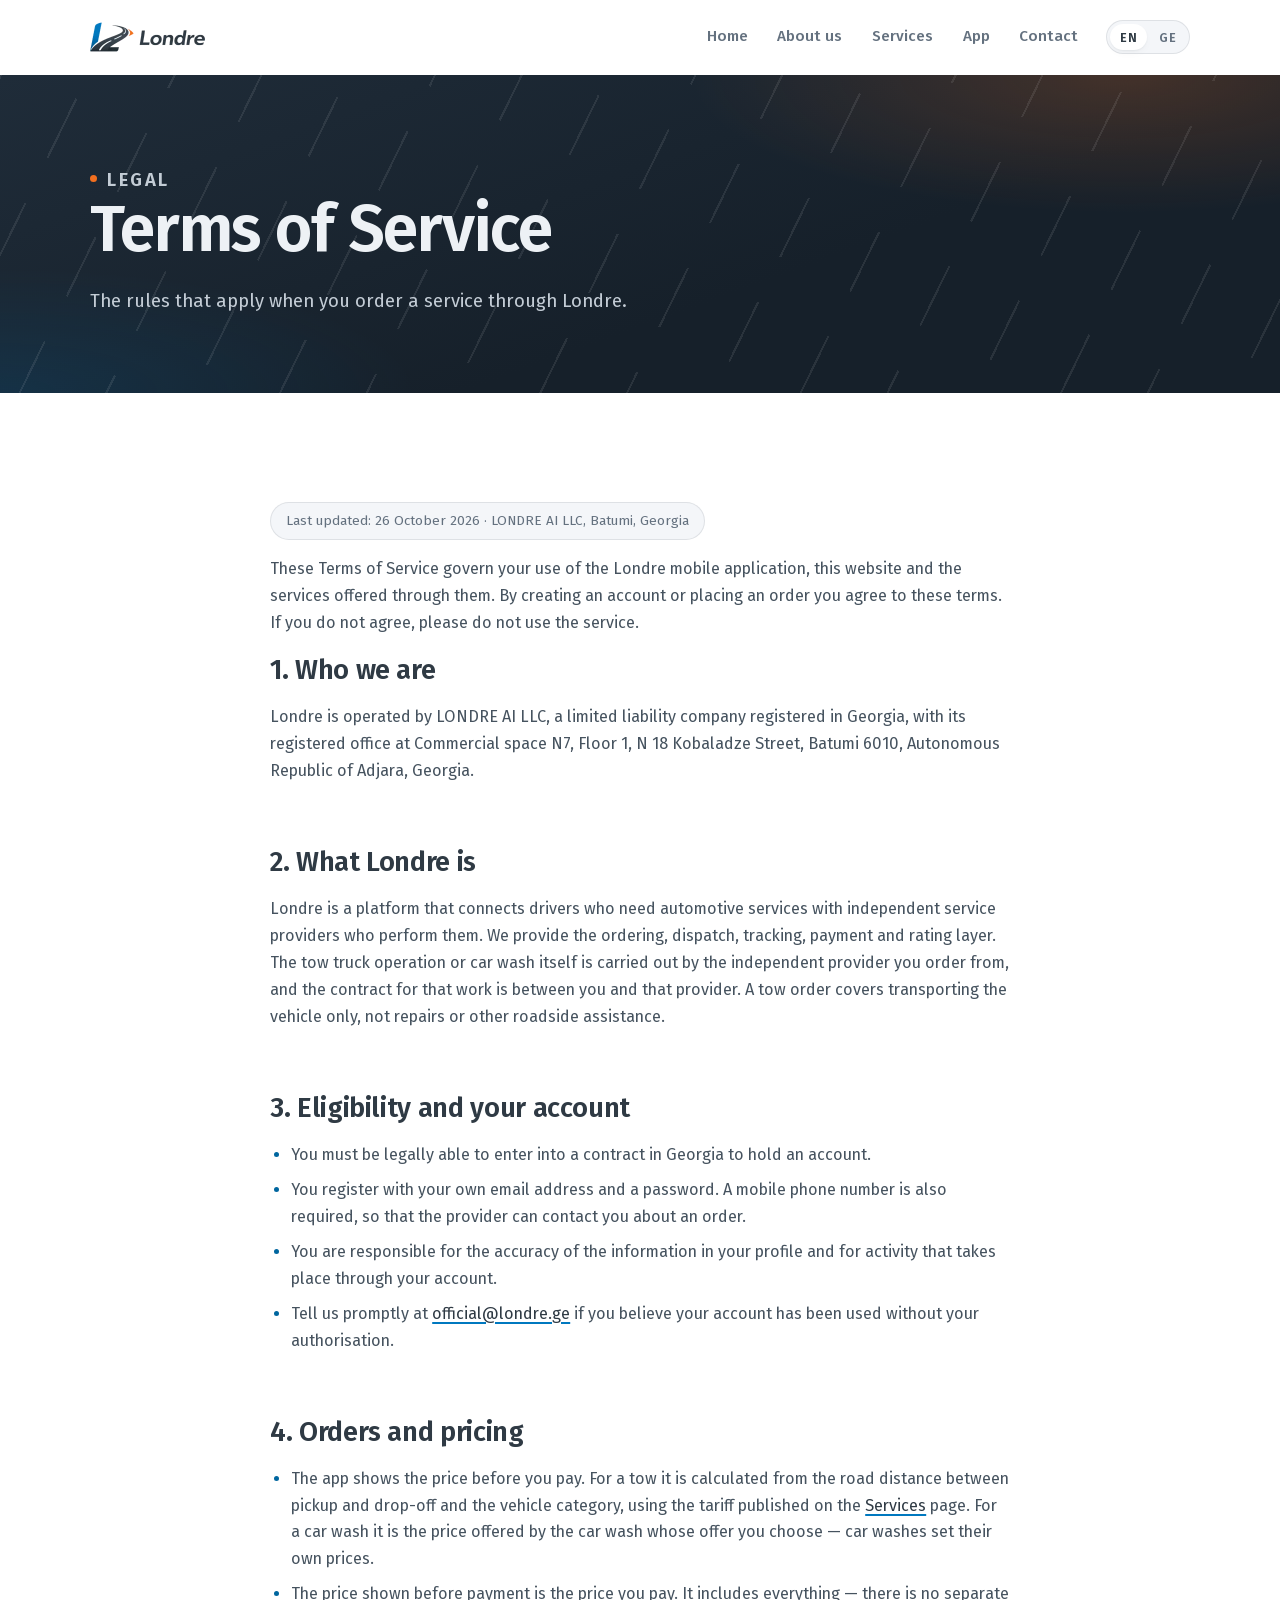
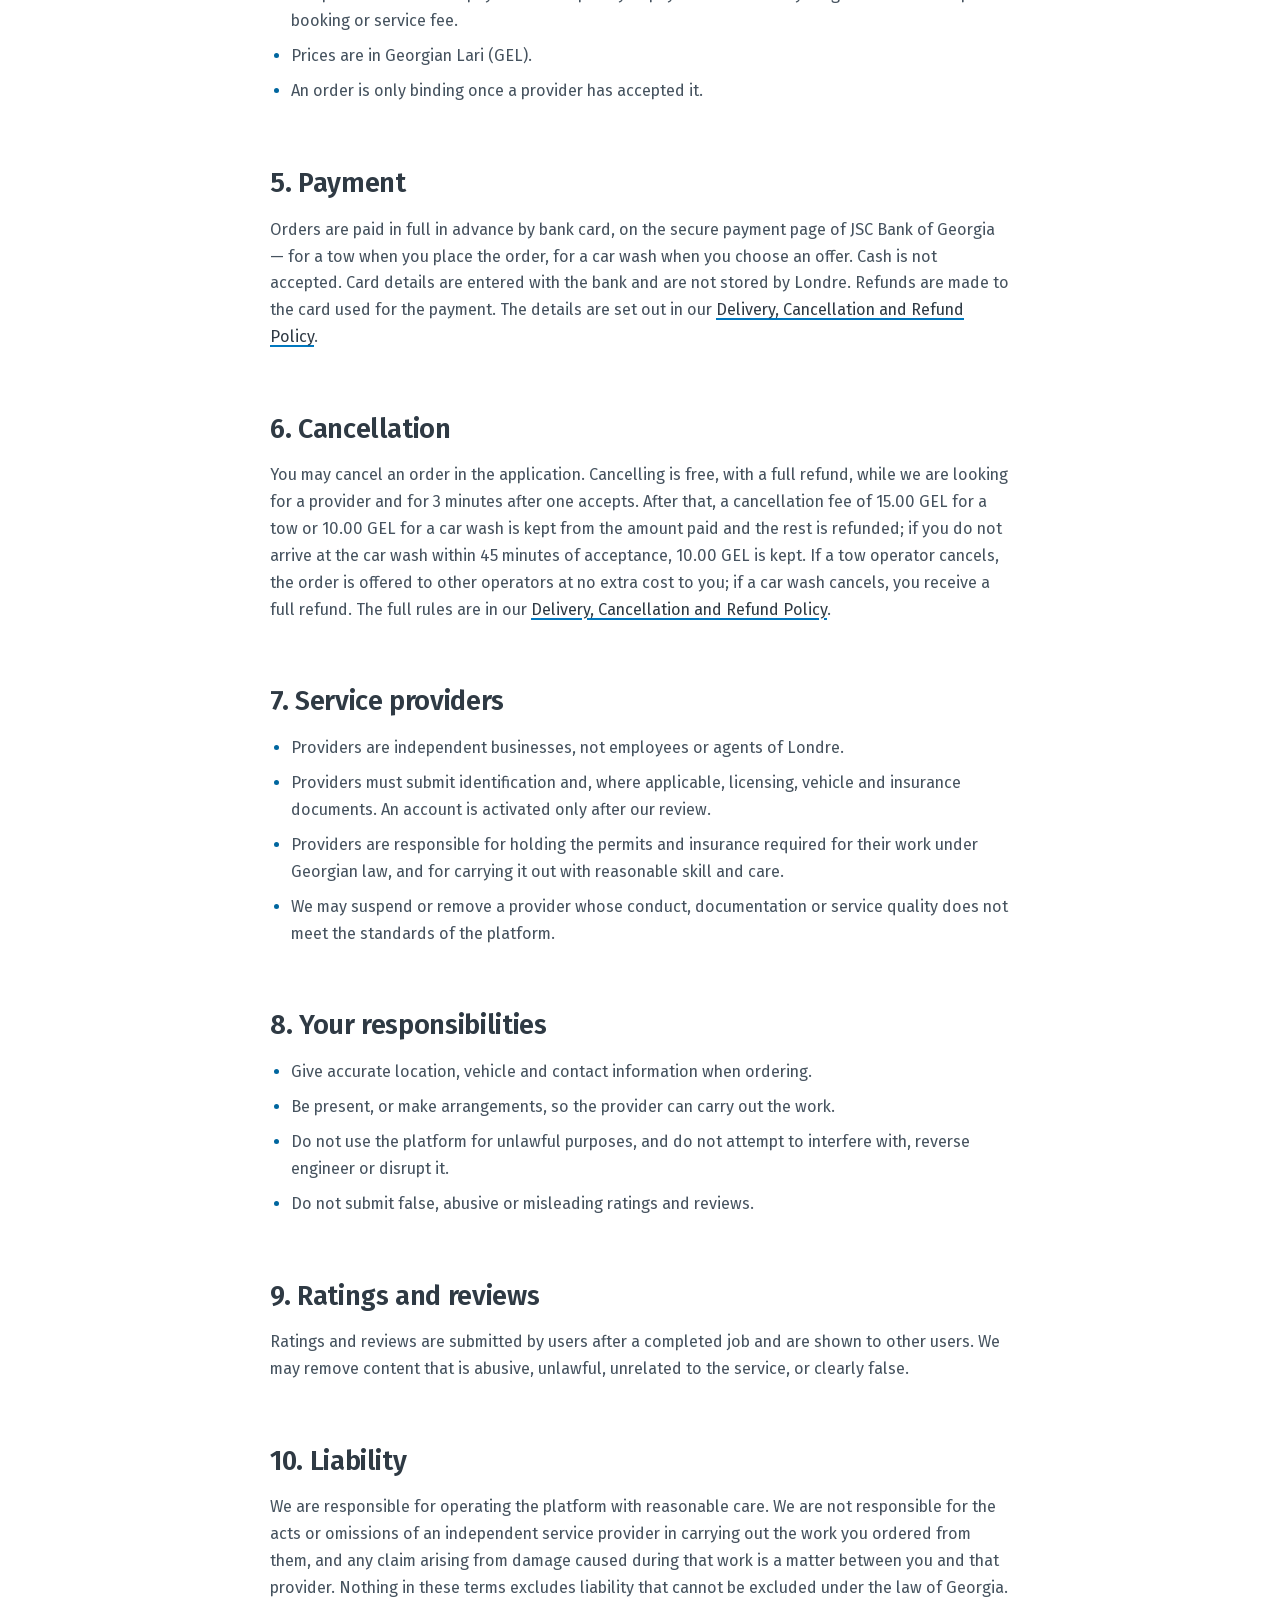
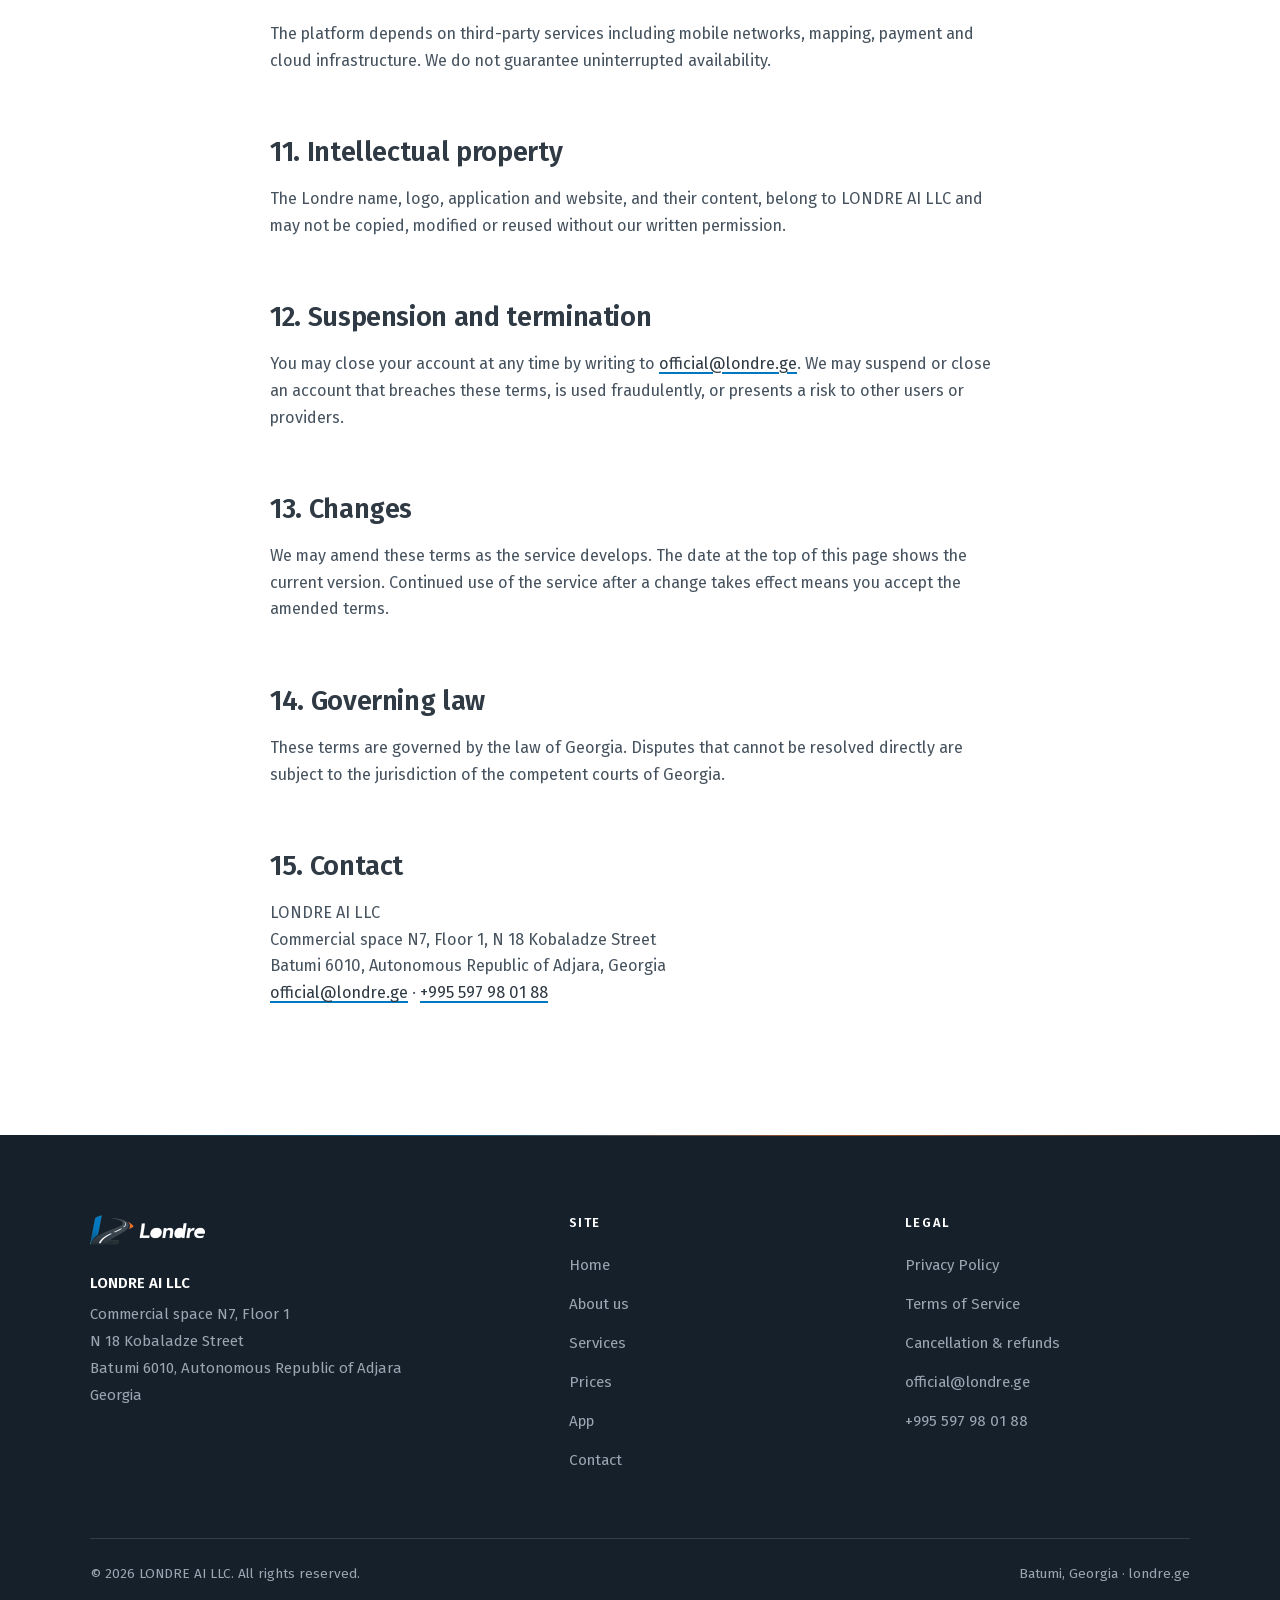
<file: terms.html>
<!DOCTYPE html>
<html lang="en">
<head>
<meta charset="utf-8">
<meta name="viewport" content="width=device-width, initial-scale=1">
<title>Terms of Service — Londre</title>
<meta name="title-en" content="Terms of Service — Londre">
<meta name="title-ka" content="მომსახურების პირობები — ლონდრე">
<meta name="description" content="The Terms of Service governing use of the Londre mobile application, website and the automotive services ordered through them.">
<meta name="author" content="LONDRE AI LLC">
<link rel="canonical" href="https://londre.ge/terms.html">
<meta property="og:title" content="Terms of Service — Londre">
<meta property="og:description" content="The Terms of Service governing use of the Londre mobile application, website and the automotive services ordered through them.">
<meta property="og:type" content="website">
<meta property="og:url" content="https://londre.ge/terms.html">
<meta property="og:site_name" content="Londre">
<meta property="og:image" content="https://londre.ge/assets/og.png">
<meta property="og:image:width" content="1200">
<meta property="og:image:height" content="630">
<meta name="twitter:card" content="summary_large_image">
<meta name="twitter:image" content="https://londre.ge/assets/og.png">
<meta name="theme-color" content="#16202A">
<link rel="icon" href="assets/favicon.png" type="image/png">
<link rel="apple-touch-icon" href="assets/apple-touch-icon.png">
<link rel="preload" href="assets/fonts/firago-400-latin.woff2" as="font" type="font/woff2" crossorigin>
<link rel="preload" href="assets/fonts/firago-600-latin.woff2" as="font" type="font/woff2" crossorigin>
<script>/* Latin is needed in both languages (brand, e-mail, timestamps), so it is
   preloaded flat. The Georgian slices are only worth fetching early for a
   Georgian visitor. Storage key and language sniff must match assets/site.js. */
try{var _l=localStorage.getItem('londre-lang')||((navigator.language||'').toLowerCase().indexOf('ka')===0?'ka':'en');
if(_l==='ka'){['400','600'].forEach(function(w){var k=document.createElement('link');k.rel='preload';k.as='font';
k.type='font/woff2';k.crossOrigin='anonymous';k.href='assets/fonts/firago-'+w+'-georgian.woff2';
document.head.appendChild(k);});}}catch(e){}</script>
<link rel="stylesheet" href="assets/styles.css">
<script type="application/ld+json">
{
  "@context": "https://schema.org",
  "@type": "Organization",
  "name": "LONDRE AI LLC",
  "alternateName": "Londre",
  "url": "https://londre.ge",
  "logo": "https://londre.ge/assets/logo.png",
  "email": "official@londre.ge",
  "telephone": "+995597980188",
  "address": {
    "@type": "PostalAddress",
    "streetAddress": "Commercial space N7, Floor 1, N 18 Kobaladze Street",
    "addressLocality": "Batumi",
    "addressRegion": "Autonomous Republic of Adjara",
    "postalCode": "6010",
    "addressCountry": "GE"
  }
}
</script>
</head>
<body>
<a class="skip" href="#main">Skip to content</a>
<header class="site-header">
  <div class="wrap nav">
    <a class="brand" href="index.html">
      <picture>
        <source srcset="assets/logo.webp" type="image/webp">
        <img src="assets/logo.png" alt="Londre" width="115" height="36">
      </picture>
    </a>
    <button class="nav-toggle" type="button" aria-expanded="false" aria-label="Menu"><span></span></button>
    <nav class="nav-links" aria-label="Main">
        <a href="index.html"><span class="en">Home</span><span class="ka">მთავარი</span></a>
        <a href="about.html"><span class="en">About us</span><span class="ka">ჩვენ შესახებ</span></a>
        <a href="services.html"><span class="en">Services</span><span class="ka">სერვისები</span></a>
        <a href="app.html"><span class="en">App</span><span class="ka">აპლიკაცია</span></a>
        <a href="contact.html"><span class="en">Contact</span><span class="ka">კონტაქტი</span></a>
    </nav>
    <div class="lang" role="group" aria-label="Language">
      <button type="button" data-lang="en" aria-pressed="true">EN</button>
      <button type="button" data-lang="ka" aria-pressed="false">GE</button>
    </div>
  </div>
</header>
<main id="main">

<section class="banner">
  <div class="wrap">
    <p class="eyebrow"><span class="en">Legal</span><span class="ka">სამართლებრივი</span></p>
    <h1><span class="en">Terms of Service</span><span class="ka">მომსახურების პირობები</span></h1>
    <p><span class="en">The rules that apply when you order a service through Londre.</span><span class="ka">წესები, რომლებიც მოქმედებს ლონდრეს მეშვეობით სერვისის შეკვეთისას.</span></p>
  </div>
</section>
<section class="section">
  <div class="wrap">
    <div class="prose">
      <p class="meta"><span class="en">Last updated: 26 October 2026 &middot; LONDRE AI LLC, Batumi, Georgia</span><span class="ka">ბოლო განახლება: 2026 წლის 26 ოქტომბერი &middot; LONDRE AI LLC, ბათუმი, საქართველო</span></p>
      <div class="en">
<p>These Terms of Service govern your use of the Londre mobile application, this website and
the services offered through them. By creating an account or placing an order you agree to
these terms. If you do not agree, please do not use the service.</p>

<h2>1. Who we are</h2>
<p>Londre is operated by LONDRE AI LLC, a limited liability company registered in Georgia,
with its registered office at Commercial space N7, Floor 1, N 18 Kobaladze Street,
Batumi 6010, Autonomous Republic of Adjara, Georgia.</p>

<h2>2. What Londre is</h2>
<p>Londre is a platform that connects drivers who need automotive services with independent
service providers who perform them. We provide the ordering, dispatch, tracking, payment and
rating layer. The tow truck operation or car wash itself is carried out by the independent
provider you order from, and the contract for that work is between you and that provider. A tow order covers
transporting the vehicle only, not repairs or other roadside assistance.</p>

<h2>3. Eligibility and your account</h2>
<ul>
  <li>You must be legally able to enter into a contract in Georgia to hold an account.</li>
  <li>You register with your own email address and a password. A mobile phone number is also
  required, so that the provider can contact you about an order.</li>
  <li>You are responsible for the accuracy of the information in your profile and for
  activity that takes place through your account.</li>
  <li>Tell us promptly at <a href="mailto:official@londre.ge">official@londre.ge</a> if you
  believe your account has been used without your authorisation.</li>
</ul>

<h2>4. Orders and pricing</h2>
<ul>
  <li>The app shows the price before you pay. For a tow it is calculated from the road
  distance between pickup and drop-off and the vehicle category, using the tariff published
  on the <a href="services.html#prices">Services</a> page. For a car wash it is the price
  offered by the car wash whose offer you choose — car washes set their own prices.</li>
  <li>The price shown before payment is the price you pay. It includes everything — there is
  no separate booking or service fee.</li>
  <li>Prices are in Georgian Lari (GEL).</li>
  <li>An order is only binding once a provider has accepted it.</li>
</ul>

<h2>5. Payment</h2>
<p>Orders are paid in full in advance by bank card, on the secure payment page of JSC Bank
of Georgia — for a tow when you place the order, for a car wash when you choose an offer.
Cash is not accepted. Card details are entered with the bank and are not stored by Londre.
Refunds are made to the card used for the payment. The details are set out in our
<a href="refund.html">Delivery, Cancellation and Refund Policy</a>.</p>

<h2>6. Cancellation</h2>
<p>You may cancel an order in the application. Cancelling is free, with a full refund,
while we are looking for a provider and for 3 minutes after one accepts. After that, a
cancellation fee of 15.00 GEL for a tow or 10.00 GEL for a car wash is kept from the amount
paid and the rest is refunded; if you do not arrive at the car wash within 45 minutes of
acceptance, 10.00 GEL is kept. If a tow operator cancels, the order is offered to other
operators at no extra cost to you; if a car wash cancels, you receive a full refund. The full
rules are in our <a href="refund.html">Delivery, Cancellation and Refund Policy</a>.</p>

<h2>7. Service providers</h2>
<ul>
  <li>Providers are independent businesses, not employees or agents of Londre.</li>
  <li>Providers must submit identification and, where applicable, licensing, vehicle and
  insurance documents. An account is activated only after our review.</li>
  <li>Providers are responsible for holding the permits and insurance required for their work
  under Georgian law, and for carrying it out with reasonable skill and care.</li>
  <li>We may suspend or remove a provider whose conduct, documentation or service quality
  does not meet the standards of the platform.</li>
</ul>

<h2>8. Your responsibilities</h2>
<ul>
  <li>Give accurate location, vehicle and contact information when ordering.</li>
  <li>Be present, or make arrangements, so the provider can carry out the work.</li>
  <li>Do not use the platform for unlawful purposes, and do not attempt to interfere with,
  reverse engineer or disrupt it.</li>
  <li>Do not submit false, abusive or misleading ratings and reviews.</li>
</ul>

<h2>9. Ratings and reviews</h2>
<p>Ratings and reviews are submitted by users after a completed job and are shown to other
users. We may remove content that is abusive, unlawful, unrelated to the service, or clearly
false.</p>

<h2>10. Liability</h2>
<p>We are responsible for operating the platform with reasonable care. We are not responsible
for the acts or omissions of an independent service provider in carrying out the work you
ordered from them, and any claim arising from damage caused during that work is a matter
between you and that provider. Nothing in these terms excludes liability that cannot be
excluded under the law of Georgia.</p>
<p>The platform depends on third-party services including mobile networks, mapping, payment
and cloud infrastructure. We do not guarantee uninterrupted availability.</p>

<h2>11. Intellectual property</h2>
<p>The Londre name, logo, application and website, and their content, belong to LONDRE AI LLC
and may not be copied, modified or reused without our written permission.</p>

<h2>12. Suspension and termination</h2>
<p>You may close your account at any time by writing to
<a href="mailto:official@londre.ge">official@londre.ge</a>. We may suspend or close an
account that breaches these terms, is used fraudulently, or presents a risk to other users or
providers.</p>

<h2>13. Changes</h2>
<p>We may amend these terms as the service develops. The date at the top of this page shows
the current version. Continued use of the service after a change takes effect means you
accept the amended terms.</p>

<h2>14. Governing law</h2>
<p>These terms are governed by the law of Georgia. Disputes that cannot be resolved directly
are subject to the jurisdiction of the competent courts of Georgia.</p>

<h2>15. Contact</h2>
<p>LONDRE AI LLC<br>
Commercial space N7, Floor 1, N 18 Kobaladze Street<br>
Batumi 6010, Autonomous Republic of Adjara, Georgia<br>
<a href="mailto:official@londre.ge">official@londre.ge</a> &middot;
<a href="tel:+995597980188">+995 597 98 01 88</a></p>
</div><div class="ka">
<p>მომსახურების ეს პირობები არეგულირებს ლონდრეს მობილური აპლიკაციის, ამ ვებგვერდისა და მათი
მეშვეობით შეთავაზებული სერვისების გამოყენებას. ანგარიშის შექმნით ან შეკვეთის განთავსებით თქვენ
ეთანხმებით ამ პირობებს. თუ არ ეთანხმებით, გთხოვთ, არ ისარგებლოთ სერვისით.</p>

<h2>1. ვინ ვართ</h2>
<p>ლონდრეს ოპერირებას ახორციელებს LONDRE AI LLC — შეზღუდული პასუხისმგებლობის საზოგადოება,
რეგისტრირებული საქართველოში, იურიდიული მისამართით: კომერციული ფართი N7, პირველი სართული,
ქობალაძის ქუჩა N18, ბათუმი 6010, აჭარის ავტონომიური რესპუბლიკა, საქართველო.</p>

<h2>2. რა არის ლონდრე</h2>
<p>ლონდრე არის პლატფორმა, რომელიც აკავშირებს მძღოლებს, რომელთაც ავტოსერვისი სჭირდებათ,
დამოუკიდებელ სერვის-პროვაიდერებთან, რომლებიც ამ სერვისს ასრულებენ. ჩვენ ვუზრუნველყოფთ
შეკვეთის, განაწილების, მიდევნების, გადახდისა და შეფასების ფენას. თავად ევაკუაციას ან რეცხვას
ასრულებს დამოუკიდებელი პროვაიდერი, რომელსაც უკვეთავთ, და ამ სამუშაოს ხელშეკრულება იდება
თქვენსა და ამ პროვაიდერს შორის. ევაკუატორის შეკვეთა მოიცავს მხოლოდ ავტომობილის
გადაყვანას და არა შეკეთებას ან სხვა საგზაო დახმარებას.</p>

<h2>3. ანგარიშის მოთხოვნები</h2>
<ul>
  <li>ანგარიშის ქონა შეუძლია პირს, რომელსაც საქართველოში ხელშეკრულების დადების უფლება აქვს.</li>
  <li>რეგისტრირდებით საკუთარი ელფოსტითა და პაროლით. მობილურის ნომერიც აუცილებელია, რათა
  პროვაიდერმა შეკვეთასთან დაკავშირებით დაგიკავშირდეთ.</li>
  <li>თქვენ პასუხისმგებელი ხართ პროფილში მითითებული ინფორმაციის სიზუსტესა და თქვენი
  ანგარიშიდან განხორციელებულ ქმედებებზე.</li>
  <li>თუ ფიქრობთ, რომ თქვენი ანგარიში უნებართვოდ იქნა გამოყენებული, დაუყოვნებლივ მოგვწერეთ:
  <a href="mailto:official@londre.ge">official@londre.ge</a>.</li>
</ul>

<h2>4. შეკვეთა და ფასი</h2>
<ul>
  <li>აპლიკაცია ფასს გადახდამდე გაჩვენებთ. ევაკუაციისთვის იგი გამოითვლება აყვანისა და
  ჩამოსვლის წერტილებს შორის გზის მანძილითა და ავტომობილის კატეგორიით,
  <a href="services.html#prices">სერვისების</a> გვერდზე გამოქვეყნებული ტარიფით. რეცხვისთვის
  ეს არის იმ სამრეცხაოს ფასი, რომლის შეთავაზებასაც აირჩევთ — სამრეცხაოები ფასს თავად
  ადგენენ.</li>
  <li>გადახდამდე ნაჩვენები ფასი არის ის თანხა, რომელსაც იხდით. იგი ყველაფერს მოიცავს —
  ცალკე დაჯავშნის ან მომსახურების საკომისიო არ არის.</li>
  <li>ფასები მითითებულია ქართულ ლარში (GEL).</li>
  <li>შეკვეთა სავალდებულო ხდება მხოლოდ მას შემდეგ, რაც პროვაიდერი მას მიიღებს.</li>
</ul>

<h2>5. გადახდა</h2>
<p>შეკვეთის საფასური სრულად, წინასწარ იხდება საბანკო ბარათით, სს „საქართველოს ბანკის“
დაცულ გადახდის გვერდზე — ევაკუატორის შემთხვევაში შეკვეთის განთავსებისას, სამრეცხაოს
შემთხვევაში შეთავაზების არჩევისას. ნაღდი ფული არ მიიღება. ბარათის მონაცემები შეიტანება
ბანკის გვერდზე და ლონდრეს მიერ არ ინახება. თანხა ბრუნდება იმავე ბარათზე, რომლითაც
გადაიხადეთ. დეტალები მოცემულია <a href="refund.html">მიწოდების, გაუქმებისა და თანხის დაბრუნების პოლიტიკაში</a>.</p>

<h2>6. გაუქმება</h2>
<p>შეკვეთის გაუქმება აპლიკაციაში შეგიძლიათ. გაუქმება უფასოა და თანხა სრულად გიბრუნდებათ,
სანამ პროვაიდერს ვეძებთ, და მისი დათანხმებიდან 3 წუთის განმავლობაში. ამის შემდეგ
გადახდილი თანხიდან იქვითება გაუქმების საფასური — ევაკუატორისთვის 15.00 ლარი,
სამრეცხაოსთვის 10.00 ლარი — დანარჩენი კი გიბრუნდებათ; თუ დათანხმებიდან 45 წუთში
სამრეცხაოში არ მიხვალთ, იქვითება 10.00 ლარი. თუ შეკვეთას ევაკუატორის ოპერატორი
გააუქმებს, იგი დამატებითი საფასურის გარეშე სხვა ოპერატორებს ეგზავნება; თუ სამრეცხაო
გააუქმებს, თანხა სრულად გიბრუნდებათ. სრული წესები მოცემულია <a href="refund.html">მიწოდების, გაუქმებისა და თანხის დაბრუნების პოლიტიკაში</a>.</p>

<h2>7. სერვის-პროვაიდერები</h2>
<ul>
  <li>პროვაიდერები დამოუკიდებელი კომპანიები არიან და არა ლონდრეს თანამშრომლები ან აგენტები.</li>
  <li>პროვაიდერებმა უნდა წარადგინონ პირადობის დამადასტურებელი და, საჭიროების შემთხვევაში,
  სალიცენზიო, ავტომობილისა და სადაზღვევო დოკუმენტები. ანგარიში აქტიურდება მხოლოდ ჩვენი
  განხილვის შემდეგ.</li>
  <li>პროვაიდერები პასუხისმგებელნი არიან საქართველოს კანონმდებლობით მოთხოვნილი ნებართვებისა
  და დაზღვევის ფლობაზე და სამუშაოს გონივრული პროფესიონალიზმითა და გულისხმიერებით
  შესრულებაზე.</li>
  <li>შეგვიძლია შევაჩეროთ ან წავშალოთ პროვაიდერი, რომლის ქცევა, დოკუმენტაცია ან სერვისის
  ხარისხი არ შეესაბამება პლატფორმის სტანდარტებს.</li>
</ul>

<h2>8. თქვენი ვალდებულებები</h2>
<ul>
  <li>შეკვეთისას მიუთითეთ ზუსტი ლოკაცია, ავტომობილისა და საკონტაქტო ინფორმაცია.</li>
  <li>იმყოფებოდეთ ადგილზე ან უზრუნველყოთ პირობები, რომ პროვაიდერმა სამუშაო შეასრულოს.</li>
  <li>არ გამოიყენოთ პლატფორმა უკანონო მიზნებისთვის და არ სცადოთ მისი მუშაობის ხელშეშლა,
  შეცვლა ან უკუინჟინერია.</li>
  <li>არ დატოვოთ ყალბი, შეურაცხმყოფელი ან შეცდომაში შემყვანი შეფასებები და მიმოხილვები.</li>
</ul>

<h2>9. შეფასებები და მიმოხილვები</h2>
<p>შეფასებებსა და მიმოხილვებს მომხმარებლები ტოვებენ დასრულებული სამუშაოს შემდეგ და ისინი ჩანს
სხვა მომხმარებლებისთვის. შეგვიძლია წავშალოთ შიგთავსი, რომელიც შეურაცხმყოფელი, უკანონო,
სერვისთან შეუსაბამო ან აშკარად ყალბია.</p>

<h2>10. პასუხისმგებლობა</h2>
<p>ჩვენ პასუხისმგებელი ვართ პლატფორმის გონივრული გულისხმიერებით ოპერირებაზე. ჩვენ არ ვართ
პასუხისმგებელი დამოუკიდებელი სერვის-პროვაიდერის მოქმედებაზე ან უმოქმედობაზე თქვენ მიერ
შეკვეთილი სამუშაოს შესრულებისას, და ამ სამუშაოს დროს გამოწვეულ ზიანთან დაკავშირებული
ნებისმიერი პრეტენზია თქვენსა და ამ პროვაიდერს შორის წყდება. ამ პირობებში არაფერი გამორიცხავს
პასუხისმგებლობას, რომლის გამორიცხვაც საქართველოს კანონმდებლობით დაუშვებელია.</p>
<p>პლატფორმა დამოკიდებულია მესამე მხარის სერვისებზე, მათ შორის მობილურ ქსელებზე, რუკებზე,
გადახდისა და ღრუბლოვან ინფრასტრუქტურაზე. უწყვეტ ხელმისაწვდომობას გარანტიას ვერ ვიძლევით.</p>

<h2>11. ინტელექტუალური საკუთრება</h2>
<p>დასახელება „ლონდრე“, ლოგო, აპლიკაცია და ვებგვერდი, ისევე როგორც მათი შიგთავსი, ეკუთვნის
LONDRE AI LLC-ს და მათი კოპირება, შეცვლა ან ხელახალი გამოყენება ჩვენი წერილობითი ნებართვის
გარეშე დაუშვებელია.</p>

<h2>12. შეჩერება და შეწყვეტა</h2>
<p>ანგარიშის დახურვა ნებისმიერ დროს შეგიძლიათ — მოგვწერეთ:
<a href="mailto:official@londre.ge">official@londre.ge</a>. ჩვენ შეგვიძლია შევაჩეროთ ან
დავხუროთ ანგარიში, რომელიც არღვევს ამ პირობებს, თაღლითურად გამოიყენება ან საფრთხეს უქმნის
სხვა მომხმარებლებს ან პროვაიდერებს.</p>

<h2>13. ცვლილებები</h2>
<p>სერვისის განვითარებასთან ერთად შესაძლოა ეს პირობები შევცვალოთ. გვერდის თავში მითითებული
თარიღი აჩვენებს მოქმედ ვერსიას. ცვლილების ძალაში შესვლის შემდეგ სერვისით სარგებლობის
გაგრძელება ნიშნავს, რომ ეთანხმებით შეცვლილ პირობებს.</p>

<h2>14. მოქმედი სამართალი</h2>
<p>ეს პირობები რეგულირდება საქართველოს კანონმდებლობით. დავები, რომლებიც პირდაპირ ვერ
გადაწყდება, ექვემდებარება საქართველოს უფლებამოსილი სასამართლოების იურისდიქციას.</p>

<h2>15. კონტაქტი</h2>
<p>LONDRE AI LLC<br>
კომერციული ფართი N7, პირველი სართული, ქობალაძის ქუჩა N18<br>
ბათუმი 6010, აჭარის ავტონომიური რესპუბლიკა, საქართველო<br>
<a href="mailto:official@londre.ge">official@londre.ge</a> &middot;
<a href="tel:+995597980188">+995 597 98 01 88</a></p>
</div>
    </div>
  </div>
</section>

</main>
<footer class="site-footer">
  <div class="wrap">
    <div class="footer-grid">
      <div>
        <picture>
          <source srcset="assets/logo-inverse.webp" type="image/webp">
          <img class="footer-logo" src="assets/logo-inverse.png" alt="Londre" width="115" height="36">
        </picture>
        <address>
          <strong>LONDRE AI LLC</strong><br>
          Commercial space N7, Floor 1<br>
          N 18 Kobaladze Street<br>
          Batumi 6010, Autonomous Republic of Adjara<br>
          Georgia
        </address>
      </div>
      <div>
        <h4><span class="en">Site</span><span class="ka">საიტი</span></h4>
        <ul>
          <li><a href="index.html"><span class="en">Home</span><span class="ka">მთავარი</span></a></li>
          <li><a href="about.html"><span class="en">About us</span><span class="ka">ჩვენ შესახებ</span></a></li>
          <li><a href="services.html"><span class="en">Services</span><span class="ka">სერვისები</span></a></li>
          <li><a href="services.html#prices"><span class="en">Prices</span><span class="ka">ფასები</span></a></li>
          <li><a href="app.html"><span class="en">App</span><span class="ka">აპლიკაცია</span></a></li>
          <li><a href="contact.html"><span class="en">Contact</span><span class="ka">კონტაქტი</span></a></li>
        </ul>
      </div>
      <div>
        <h4><span class="en">Legal</span><span class="ka">სამართლებრივი</span></h4>
        <ul>
          <li><a href="privacy.html"><span class="en">Privacy Policy</span><span class="ka">კონფიდენციალურობის პოლიტიკა</span></a></li>
          <li><a href="terms.html"><span class="en">Terms of Service</span><span class="ka">მომსახურების პირობები</span></a></li>
          <li><a href="refund.html"><span class="en">Cancellation &amp; refunds</span><span class="ka">გაუქმება და თანხის დაბრუნება</span></a></li>
          <li><a href="mailto:official@londre.ge">official@londre.ge</a></li>
          <li><a href="tel:+995597980188">+995 597 98 01 88</a></li>
        </ul>
      </div>
    </div>
    <div class="footer-base">
      <div>&copy; 2026 LONDRE AI LLC. <span class="en">All rights reserved.</span><span class="ka">ყველა უფლება დაცულია.</span></div>
      <div>Batumi, Georgia &middot; londre.ge</div>
    </div>
  </div>
</footer>
<script src="assets/site.js"></script>
</body>
</html>
</file>
<file: assets/styles.css>
/* =========================================================================
   Londre — londre.ge
   LONDRE AI LLC · Batumi, Georgia
   Design system: "signal & road" — taken from the Londre logo
   Slate #2F3A44 (wordmark) · Blue #0078BF (mark) · Orange #F26F1F (arrow)
   Blue carries the platform and the car wash; orange is the live/recovery
   signal and is used sparingly, in the same proportion as the logo.
   ========================================================================= */

/* ------------------------------------------------------------------ type */
/* FiraGO (SIL OFL, bBox Type) draws Latin and Georgian as one design, which is
   why it is here: switching EN/GE changes the language, not the typeface.
   Self-hosted and subset by tools/build-fonts.sh — two slices per weight, split
   on unicode-range, so an English visitor never fetches Georgian outlines.
   Georgian is Mkhedruli only; FiraGO ships no Mtavruli and the site uses none. */

@font-face {
  font-family: 'FiraGO';
  font-style: normal;
  font-weight: 400;
  font-display: swap;
  src: url('fonts/firago-400-latin.woff2') format('woff2');
  unicode-range: U+0000-00FF, U+0131, U+0152-0153, U+02BB-02BC, U+02C6, U+02DA,
                 U+02DC, U+2000-200D, U+2010-2015, U+2018-201E, U+2020-2022,
                 U+2026, U+2030, U+2039-203A, U+2044, U+20AC, U+20BE, U+2122,
                 U+2190-2193, U+2212, U+FEFF, U+FFFD;
}
@font-face {
  font-family: 'FiraGO';
  font-style: normal;
  font-weight: 400;
  font-display: swap;
  src: url('fonts/firago-400-georgian.woff2') format('woff2');
  unicode-range: U+10D0-10FF;
}

@font-face {
  font-family: 'FiraGO';
  font-style: normal;
  font-weight: 500;
  font-display: swap;
  src: url('fonts/firago-500-latin.woff2') format('woff2');
  unicode-range: U+0000-00FF, U+0131, U+0152-0153, U+02BB-02BC, U+02C6, U+02DA,
                 U+02DC, U+2000-200D, U+2010-2015, U+2018-201E, U+2020-2022,
                 U+2026, U+2030, U+2039-203A, U+2044, U+20AC, U+20BE, U+2122,
                 U+2190-2193, U+2212, U+FEFF, U+FFFD;
}
@font-face {
  font-family: 'FiraGO';
  font-style: normal;
  font-weight: 500;
  font-display: swap;
  src: url('fonts/firago-500-georgian.woff2') format('woff2');
  unicode-range: U+10D0-10FF;
}

@font-face {
  font-family: 'FiraGO';
  font-style: normal;
  font-weight: 600;
  font-display: swap;
  src: url('fonts/firago-600-latin.woff2') format('woff2');
  unicode-range: U+0000-00FF, U+0131, U+0152-0153, U+02BB-02BC, U+02C6, U+02DA,
                 U+02DC, U+2000-200D, U+2010-2015, U+2018-201E, U+2020-2022,
                 U+2026, U+2030, U+2039-203A, U+2044, U+20AC, U+20BE, U+2122,
                 U+2190-2193, U+2212, U+FEFF, U+FFFD;
}
@font-face {
  font-family: 'FiraGO';
  font-style: normal;
  font-weight: 600;
  font-display: swap;
  src: url('fonts/firago-600-georgian.woff2') format('woff2');
  unicode-range: U+10D0-10FF;
}

/* Metric-matched stand-in for the swap window. FiraGO's x-height is 527/1000;
   Arial's is 0.5186 and Helvetica Neue's 0.517, so one adjustment serves both.
   Ascent and descent are then restated against the adjusted em, which holds the
   line box still when the real face arrives — no reflow, no CLS. */
@font-face {
  font-family: 'FiraGO Fallback';
  src: local('Helvetica Neue'), local('Arial'), local('Liberation Sans');
  size-adjust: 101.8%;
  ascent-override: 91.9%;
  descent-override: 26.0%;
  line-gap-override: 0%;
}

/* ---------------------------------------------------------------- tokens */
:root {
  /* surfaces */
  --ink:        #16202A;
  --ink-2:      #223040;
  --page:       #FFFFFF;
  --surface:    #FFFFFF;
  --fog:        #F4F6F9;
  --fog-2:      #E9EDF2;

  /* text */
  --text:       #2F3A44;
  --text-soft:  #46535F;
  --mute:       #64717F;

  /* lines */
  --line:        rgba(47, 58, 68, .11);
  --line-strong: rgba(47, 58, 68, .19);

  /* brand accents — sampled from the logo artwork */
  --signal:    #F26F1F;   /* logo orange — live status, recovery, urgency */
  --signal-d:  #C2510C;   /* orange darkened to pass AA as text on white */
  --signal-w:  rgba(242, 111, 31, .16);
  --brand:     #0078BF;   /* logo blue — platform, car wash */
  --brand-d:   #00669F;   /* blue darkened to pass AA as text on white */
  --brand-w:   rgba(0, 120, 191, .14);

  /* radii */
  --r-xs: 8px;
  --r-sm: 12px;
  --r:    18px;
  --r-lg: 24px;

  /* elevation */
  --sh-1: 0 1px 2px rgba(22, 32, 42, .05), 0 4px 12px -4px rgba(22, 32, 42, .06);
  --sh-2: 0 2px 6px rgba(22, 32, 42, .05), 0 18px 38px -14px rgba(22, 32, 42, .16);
  --sh-3: 0 30px 70px -24px rgba(22, 32, 42, .28), 0 4px 10px rgba(22, 32, 42, .05);

  /* metrics */
  --wrap:  1180px;
  --gut:   clamp(20px, 5vw, 40px);
  --sec-y: clamp(64px, 8.5vw, 120px);

  /* type — one family for both scripts, separated by weight rather than face */
  --f-display: 'FiraGO', 'FiraGO Fallback', system-ui, -apple-system, sans-serif;
  --f-body:    'FiraGO', 'FiraGO Fallback', system-ui, -apple-system, sans-serif;

  --ease: cubic-bezier(.22, .61, .36, 1);
  /* road motif: lane markings advance, they never bounce */
  --ease-road: cubic-bezier(.32, .72, .28, 1);
}

/* Dark surfaces re-point the same tokens, so every component below inherits
   its inverted skin without a single per-component dark rule. */
.section-dark,
.banner,
.cta,
.site-footer {
  --surface:     rgba(255, 255, 255, .045);
  --fog:         rgba(255, 255, 255, .05);
  --text:        #EDF1F5;
  --text-soft:   #C3CCD5;
  --mute:        #9AA6B3;
  --line:        rgba(255, 255, 255, .13);
  --line-strong: rgba(255, 255, 255, .24);
  --signal-d:    #FF8B45;
  --brand-d:      #5BB8EA;
  color: var(--text);
}

/* ------------------------------------------------------------------ base */
*, *::before, *::after { box-sizing: border-box; }

html {
  -webkit-text-size-adjust: 100%;
  scroll-behavior: smooth;
}

body {
  margin: 0;
  background: var(--page);
  color: var(--text);
  font-family: var(--f-body);
  font-size: 17px;
  line-height: 1.65;
  font-feature-settings: 'kern' 1;
  -webkit-font-smoothing: antialiased;
  -moz-osx-font-smoothing: grayscale;
  overflow-x: hidden;
}

img { max-width: 100%; height: auto; display: block; }

a { color: inherit; }

::selection { background: rgba(242, 111, 31, .3); color: var(--ink); }

:focus-visible {
  outline: 2px solid var(--signal);
  outline-offset: 3px;
  border-radius: 6px;
}

.skip {
  position: absolute;
  left: -9999px;
  top: 0;
}
.skip:focus {
  position: fixed;
  left: var(--gut);
  top: 12px;
  z-index: 200;
  background: var(--ink);
  color: #fff;
  padding: .75em 1.2em;
  border-radius: var(--r-sm);
  font-size: .92rem;
  text-decoration: none;
  box-shadow: var(--sh-3);
}

/* --------------------------------------------------- bilingual switching */
/* Only ever hide. Never force a display value — that would flatten the
   inline/block distinction the markup relies on. */
html[lang="en"] .ka { display: none !important; }
html[lang="ka"] .en { display: none !important; }

/* ------------------------------------------------------------ typography */
h1, h2, h3, h4 {
  font-family: var(--f-display);
  color: inherit;
  font-weight: 600;
  margin: 0 0 .5em;
  text-wrap: balance;
}

/* Tracking is set for FiraGO, a humanist grotesque with generous sidebearings —
   it wants roughly half the negative tracking a tightly drawn geometric face
   would take. Pulling it tighter than this closes the counters on 'a' and 'e'. */
h1 {
  font-size: clamp(2.3rem, 1.15rem + 4.6vw, 4.05rem);
  line-height: 1.06;
  letter-spacing: -.018em;
}

h2 {
  font-size: clamp(1.7rem, 1rem + 2.5vw, 2.65rem);
  line-height: 1.14;
  letter-spacing: -.013em;
}

h3 {
  font-size: clamp(1.1rem, .96rem + .55vw, 1.32rem);
  line-height: 1.34;
  letter-spacing: -.006em;
}

/* Same family now carries Georgian, so this is no longer compensating for a
   different typeface — only for Mkhedruli itself, which sets wider than Latin
   and hangs both ascenders and descenders, so it needs the extra leading. */
/* Mkhedruli sets appreciably wider than Latin at the same point size, so the
   display sizes come down a step — otherwise a headline that runs three lines
   in English runs five in Georgian and drags the whole hero down with it. */
html[lang="ka"] h1 {
  font-size: clamp(2rem, 1.1rem + 3.6vw, 3.35rem);
  letter-spacing: -.004em;
  line-height: 1.18;
}
html[lang="ka"] h2 {
  font-size: clamp(1.55rem, 1rem + 2vw, 2.3rem);
  letter-spacing: 0;
  line-height: 1.26;
}
html[lang="ka"] h3 { letter-spacing: 0; line-height: 1.42; }

p { margin: 0 0 1.1em; }
p:last-child { margin-bottom: 0; }

strong { font-weight: 600; color: var(--text); }

/* Eyebrow — the recurring brand signature: blue label, orange dot. Same
   blue-mass / orange-tip relationship as the logo mark. */
.eyebrow {
  position: relative;
  display: flex;
  align-items: center;
  gap: 10px;
  font-family: var(--f-display);
  font-size: .78rem;
  font-weight: 600;
  letter-spacing: .14em;
  text-transform: uppercase;
  color: var(--brand-d);
  margin: 0 0 1.1em;
}
.eyebrow::before {
  content: '';
  flex: none;
  width: 7px;
  height: 7px;
  border-radius: 50%;
  background: var(--signal);
  /* pin to the first line so the dot stays put when the label wraps */
  align-self: flex-start;
  margin-top: .56em;
}
html[lang="ka"] .eyebrow { letter-spacing: .06em; }

/* ------------------------------------------------------------ layout */
.wrap {
  width: 100%;
  max-width: var(--wrap);
  margin-inline: auto;
  padding-inline: var(--gut);
}

.section { padding-block: var(--sec-y); }

.section-fog {
  background: var(--fog);
  border-top: 1px solid var(--line);
  border-bottom: 1px solid var(--line);
}

.section-dark {
  position: relative;
  overflow: hidden;
  background: var(--ink);
}
/* map-grid texture */
.section-dark::before {
  content: '';
  position: absolute;
  inset: 0;
  background-image: radial-gradient(circle, rgba(255, 255, 255, .085) 1px, transparent 1px);
  background-size: 28px 28px;
  -webkit-mask-image: radial-gradient(ellipse 80% 70% at 50% 0%, #000, transparent 75%);
  mask-image: radial-gradient(ellipse 80% 70% at 50% 0%, #000, transparent 75%);
  pointer-events: none;
}
.section-dark > .wrap { position: relative; z-index: 1; }

.section-head {
  max-width: 780px;
  margin-bottom: clamp(34px, 4vw, 56px);
}
.section-head h2 { margin-bottom: .45em; }
.section-head > p {
  color: var(--mute);
  font-size: clamp(1rem, .96rem + .25vw, 1.1rem);
  max-width: 68ch;
  margin: 0;
}

.grid { display: grid; gap: clamp(18px, 2vw, 26px); }
.grid-2 { grid-template-columns: repeat(2, minmax(0, 1fr)); }
.grid-3 { grid-template-columns: repeat(3, minmax(0, 1fr)); }
.grid-4 { grid-template-columns: repeat(4, minmax(0, 1fr)); }

/* --------------------------------------------------------------- buttons */
.btn {
  display: inline-flex;
  align-items: center;
  gap: .55em;
  padding: .95em 1.65em;
  border-radius: 999px;
  font-family: var(--f-display);
  font-size: .98rem;
  font-weight: 600;
  letter-spacing: -.01em;
  line-height: 1.1;
  text-decoration: none;
  border: 1px solid transparent;
  cursor: pointer;
  transition: transform .35s var(--ease), box-shadow .35s var(--ease),
              background-color .25s, border-color .25s, color .25s;
}
.btn::after {
  content: '→';
  font-size: 1.05em;
  line-height: 1;
  transition: transform .35s var(--ease);
}
.btn:hover::after { transform: translateX(4px); }

.btn-primary {
  background: var(--ink);
  color: #fff;
  box-shadow: 0 10px 24px -12px rgba(22, 32, 42, .55);
}
.btn-primary:hover {
  transform: translateY(-2px);
  box-shadow: 0 18px 34px -14px rgba(22, 32, 42, .6);
}

.btn-ghost {
  background: transparent;
  color: var(--text);
  border-color: var(--line-strong);
}
.btn-ghost:hover {
  background: var(--fog);
  border-color: var(--text);
  transform: translateY(-2px);
}

/* On ink surfaces the primary button flips to the beacon colour. */
.cta .btn-primary,
.section-dark .btn-primary,
.banner .btn-primary {
  background: var(--signal);
  color: var(--ink);
  box-shadow: 0 10px 24px -14px rgba(242, 111, 31, .55);
}
.cta .btn-primary:hover,
.section-dark .btn-primary:hover,
.banner .btn-primary:hover {
  background: #FF8B45;
  box-shadow: 0 16px 32px -16px rgba(242, 111, 31, .6);
}

/* ---------------------------------------------------------------- header */
.site-header {
  position: sticky;
  top: 0;
  z-index: 100;
  background: rgba(255, 255, 255, .78);
  -webkit-backdrop-filter: blur(16px) saturate(1.6);
  backdrop-filter: blur(16px) saturate(1.6);
  border-bottom: 1px solid transparent;
  transition: border-color .3s, box-shadow .3s, background-color .3s;
}
.site-header.scrolled {
  border-bottom-color: var(--line);
  box-shadow: 0 8px 30px -22px rgba(22, 32, 42, .55);
}

.nav {
  display: flex;
  align-items: center;
  gap: 14px;
  min-height: 74px;
}

.brand {
  display: inline-flex;
  align-items: center;
  text-decoration: none;
  flex: none;
  transition: opacity .25s;
}
.brand:hover { opacity: .78; }
.brand img { height: 36px; width: auto; }

.nav-links {
  display: flex;
  align-items: center;
  gap: 2px;
  margin-left: auto;
}
.nav-links a {
  position: relative;
  padding: .6em .9em;
  border-radius: var(--r-sm);
  font-size: .96rem;
  font-weight: 500;
  color: var(--mute);
  text-decoration: none;
  white-space: nowrap;
  transition: color .25s, background-color .25s;
}
.nav-links a:hover { color: var(--text); background: var(--fog); }
.nav-links a[aria-current="page"] { color: var(--text); font-weight: 600; }
.nav-links a[aria-current="page"]::after {
  content: '';
  position: absolute;
  left: 50%;
  bottom: .18em;
  width: 5px;
  height: 5px;
  margin-left: -2.5px;
  border-radius: 50%;
  background: var(--signal);
}

/* language — segmented control */
.lang {
  display: inline-flex;
  gap: 2px;
  padding: 3px;
  border-radius: 999px;
  background: var(--fog);
  border: 1px solid var(--line);
  flex: none;
}
.lang button {
  appearance: none;
  border: 0;
  background: transparent;
  font-family: var(--f-display);
  font-size: .78rem;
  font-weight: 600;
  letter-spacing: .04em;
  color: var(--mute);
  padding: .45em .8em;
  border-radius: 999px;
  cursor: pointer;
  transition: background-color .25s, color .25s, box-shadow .25s;
}
.lang button:hover { color: var(--text); }
.lang button[aria-pressed="true"] {
  background: var(--page);
  color: var(--text);
  box-shadow: var(--sh-1);
}

/* Drawn in CSS rather than set as ☰ / ✕. FiraGO carries neither glyph, so a
   character would drop to a fallback face and render inconsistently — and bars
   we own can morph. Three rules that fold into a cross: lane markings again. */
.nav-toggle {
  display: none;
  position: relative;
  appearance: none;
  margin-left: auto;
  width: 42px;
  height: 42px;
  border-radius: var(--r-sm);
  border: 1px solid var(--line);
  background: var(--page);
  color: var(--text);
  cursor: pointer;
  transition: background-color .25s, border-color .25s;
}
.nav-toggle:hover { background: var(--fog); border-color: var(--line-strong); }

.nav-toggle::before,
.nav-toggle::after,
.nav-toggle span {
  content: '';
  position: absolute;
  left: 50%;
  top: 50%;
  width: 18px;
  height: 2px;
  margin: -1px 0 0 -9px;
  border-radius: 2px;
  background: currentColor;
  transition: transform .38s var(--ease-road), opacity .2s linear;
}
.nav-toggle::before { transform: translateY(-6px); }
.nav-toggle::after  { transform: translateY(6px); }

.site-header.open .nav-toggle::before { transform: rotate(45deg); }
.site-header.open .nav-toggle::after  { transform: rotate(-45deg); }
.site-header.open .nav-toggle span    { opacity: 0; transform: scaleX(.2); }

/* ------------------------------------------------------------------ hero */
.hero {
  position: relative;
  overflow: hidden;
  padding-block: clamp(52px, 6.5vw, 96px) clamp(64px, 8vw, 112px);
  background:
    radial-gradient(ellipse 58% 52% at 84% 10%, rgba(242, 111, 31, .13), transparent 60%),
    radial-gradient(ellipse 46% 46% at 4%  62%, rgba(0, 120, 191, .10), transparent 62%),
    linear-gradient(180deg, #FFFFFF 0%, #F6F8FB 52%, #FFFFFF 100%);
}
/* map-grid, faded */
.hero::before {
  content: '';
  position: absolute;
  inset: 0;
  background-image: radial-gradient(circle, rgba(47, 58, 68, .075) 1px, transparent 1px);
  background-size: 26px 26px;
  -webkit-mask-image: radial-gradient(ellipse 75% 65% at 50% 45%, #000, transparent 72%);
  mask-image: radial-gradient(ellipse 75% 65% at 50% 45%, #000, transparent 72%);
  pointer-events: none;
}
.hero > .wrap { position: relative; z-index: 1; }

.hero-grid {
  display: grid;
  grid-template-columns: 1.04fr .96fr;
  gap: clamp(38px, 5vw, 72px);
  align-items: center;
}

.hero h1 { margin-bottom: .42em; }

.hero .eyebrow::after { animation: beacon 2.6s ease-out infinite; }

.lede {
  font-size: clamp(1.05rem, .99rem + .4vw, 1.21rem);
  line-height: 1.62;
  color: var(--mute);
  max-width: 56ch;
  margin: 0;
}

.hero-actions {
  display: flex;
  flex-wrap: wrap;
  gap: 14px;
  margin-top: clamp(28px, 3.5vw, 40px);
}

/* ------------------------------------------- hero status panel (live job) */
.status-panel {
  background: var(--surface);
  border: 1px solid var(--line);
  border-radius: var(--r-lg);
  padding: clamp(22px, 2.4vw, 28px);
  box-shadow: var(--sh-3);
  position: relative;
}
.status-panel::before {
  content: '';
  position: absolute;
  left: 12%;
  right: 12%;
  top: -1px;
  height: 1px;
  background: linear-gradient(90deg, transparent, rgba(242, 111, 31, .8), transparent);
}

.panel-label {
  display: flex;
  align-items: center;
  gap: 9px;
  font-family: var(--f-display);
  font-size: .74rem;
  font-weight: 600;
  letter-spacing: .13em;
  text-transform: uppercase;
  color: var(--mute);
  margin: 0;
}
.panel-label::before {
  content: '';
  flex: none;
  width: 8px;
  height: 8px;
  border-radius: 50%;
  background: var(--signal);
}
.panel-label { position: relative; }
.panel-label::after { animation: beacon 2.6s ease-out infinite; }
html[lang="ka"] .panel-label { letter-spacing: .05em; }

.status-list {
  list-style: none;
  margin: 22px 0 0;
  padding: 0;
}
.status-list li {
  position: relative;
  display: grid;
  grid-template-columns: auto 1fr auto;
  align-items: center;
  gap: 14px;
  min-height: 46px;
  font-size: .95rem;
  color: var(--mute);
}
/* connector to the next stage */
.status-list li::before {
  content: '';
  position: absolute;
  left: 5px;
  top: calc(50% + 11px);
  height: calc(100% - 22px);
  width: 2px;
  border-radius: 2px;
  background: var(--line-strong);
}
.status-list li:last-child::before { display: none; }
.status-list li.done::before { background: var(--signal); }

.status-list .dot {
  position: relative;
  z-index: 1;
  width: 12px;
  height: 12px;
  border-radius: 50%;
  background: var(--surface);
  border: 2px solid var(--line-strong);
  box-sizing: border-box;
}
.status-list .done .dot { background: var(--signal); border-color: var(--signal); }
.status-list .now  .dot {
  background: var(--signal);
  border-color: var(--signal);
}
.status-list .now .dot::after { animation: beacon 2.2s ease-out infinite; }
.status-list .done { color: var(--text-soft); }
.status-list .now  { color: var(--text); font-weight: 600; }

.stamp {
  font-family: var(--f-display);
  font-size: .8rem;
  color: var(--mute);
  font-variant-numeric: tabular-nums;
  letter-spacing: .02em;
}

.panel-foot {
  margin-top: 18px;
  padding-top: 16px;
  border-top: 1px solid var(--line);
  font-size: .89rem;
  line-height: 1.55;
  color: var(--mute);
}

/* The beacon expands a ring rather than an animated box-shadow. A shadow
   repaints the element every frame; a scaled pseudo-element stays on the
   compositor, which matters because this is the one loop that never stops. */
@keyframes beacon {
  0%   { transform: translate(-50%, -50%) scale(1);   opacity: .55; }
  70%  { transform: translate(-50%, -50%) scale(3.4); opacity: 0;   }
  100% { transform: translate(-50%, -50%) scale(3.4); opacity: 0;   }
}

/* Shared ring geometry: centred on whatever dot it is paired with. Scoped to
   the three live-signal spots only — a beacon on every eyebrow would turn a
   signal into wallpaper. */
.hero .eyebrow::after,
.panel-label::after,
.status-list .now .dot::after {
  content: '';
  position: absolute;
  width: 8px;
  height: 8px;
  border-radius: 50%;
  background: var(--signal);
  pointer-events: none;
  will-change: transform, opacity;
  /* Resting state must be the invisible, centred one. If the centring lived
     only in the keyframes, anything that stops the animation — reduced motion,
     a paused timeline — would strand the ring off-centre and fully opaque. */
  transform: translate(-50%, -50%);
  opacity: 0;
}

/* .eyebrow::before is the dot itself, so the ring rides on ::after and is
   pinned to the dot's centre — 7px dot, offset by half, on the first line. */
.hero .eyebrow::after {
  left: 3.5px;
  top: calc(.56em + 3.5px);
}
.panel-label::after {
  left: 4px;
  top: 50%;
}
.status-list .now .dot::after {
  left: 50%;
  top: 50%;
}
.status-list .now .dot { position: relative; }

/* ---------------------------------------------- banner (inner page hero) */
.banner {
  position: relative;
  overflow: hidden;
  background:
    radial-gradient(ellipse 55% 70% at 88% 0%, rgba(242, 111, 31, .2), transparent 62%),
    radial-gradient(ellipse 50% 60% at 0% 100%, rgba(0, 120, 191, .16), transparent 65%),
    linear-gradient(160deg, #1F2C39 0%, #16202A 62%);
  padding-block: clamp(62px, 7vw, 104px) clamp(52px, 6vw, 84px);
}
/* dashed lane markings: thin diagonal rules, cut into dashes by a
   perpendicular mask */
.banner::before {
  content: '';
  position: absolute;
  inset: 0;
  background-image: repeating-linear-gradient(116deg,
    rgba(255, 255, 255, .085) 0 2px, transparent 2px 78px);
  -webkit-mask-image: repeating-linear-gradient(26deg, #000 0 66px, transparent 66px 116px);
  mask-image: repeating-linear-gradient(26deg, #000 0 66px, transparent 66px 116px);
  pointer-events: none;
}
.banner > .wrap { position: relative; z-index: 1; }
.banner h1 { margin-bottom: .34em; max-width: 20ch; }
.banner > .wrap > p {
  color: var(--text-soft);
  font-size: clamp(1.02rem, .97rem + .3vw, 1.16rem);
  max-width: 62ch;
  margin: 0;
}

/* ----------------------------------------------------------------- cards */
.card {
  position: relative;
  overflow: hidden;
  background: var(--surface);
  border: 1px solid var(--line);
  border-radius: var(--r);
  padding: clamp(22px, 2.4vw, 30px);
  transition: transform .4s var(--ease), box-shadow .4s var(--ease), border-color .4s;
}
.card:hover {
  transform: translateY(-3px);
  border-color: var(--line-strong);
  box-shadow: var(--sh-2);
}
.card h3 { margin-bottom: .55em; }
.card p { color: var(--mute); }
.card a { color: var(--text); text-decoration-color: var(--brand); text-underline-offset: 3px; }

/* accent rules: amber = recovery, aqua = wash */
.card-line::before,
.card-line-b::before {
  content: '';
  position: absolute;
  inset: 0 0 auto 0;
  height: 3px;
}
.card-line::before  { background: linear-gradient(90deg, var(--signal), rgba(242, 111, 31, 0)); }
.card-line-b::before { background: linear-gradient(90deg, var(--brand),  rgba(0, 120, 191, 0)); }

/* ----------------------------------------------------------------- ticks */
.ticks {
  list-style: none;
  margin: 20px 0 0;
  padding: 0;
  display: grid;
  gap: 12px;
}
.ticks li {
  position: relative;
  padding-left: 30px;
  font-size: .96rem;
  line-height: 1.55;
  color: var(--mute);
}
.ticks li::before {
  content: '';
  position: absolute;
  left: 0;
  top: .28em;
  width: 18px;
  height: 18px;
  border-radius: 6px;
  background: var(--signal-w);
}
.ticks li::after {
  content: '';
  position: absolute;
  left: 6px;
  top: .6em;
  width: 5px;
  height: 9px;
  border-right: 2px solid var(--signal-d);
  border-bottom: 2px solid var(--signal-d);
  transform: rotate(42deg);
}
.card-line-b .ticks li::before { background: var(--brand-w); }
.card-line-b .ticks li::after {
  border-right-color: var(--brand-d);
  border-bottom-color: var(--brand-d);
}

/* ----------------------------------------------------------------- steps */
.steps {
  counter-reset: step;
  max-width: 920px;
}
.step {
  counter-increment: step;
  position: relative;
  display: grid;
  grid-template-columns: auto 1fr;
  gap: clamp(18px, 2.2vw, 26px);
  padding-block: 24px;
}
/* lane-marking rail between the numbers */
.step::before {
  content: '';
  position: absolute;
  left: 22px;
  top: 78px;
  bottom: -14px;
  width: 2px;
  background: repeating-linear-gradient(180deg,
    var(--line-strong) 0 6px, transparent 6px 13px);
}
.step:last-child::before { display: none; }

.step-n {
  position: relative;
  z-index: 1;
  width: 46px;
  height: 46px;
  border-radius: 14px;
  display: grid;
  place-items: center;
  background: var(--ink);
  color: #fff;
  font-family: var(--f-display);
  font-size: .92rem;
  font-weight: 600;
  letter-spacing: .02em;
  font-variant-numeric: tabular-nums;
  box-shadow: 0 8px 18px -10px rgba(22, 32, 42, .7);
}
.step-n::before { content: counter(step, decimal-leading-zero); }

.step h3 { margin-bottom: .35em; }
.step p { color: var(--mute); }

.section-dark .step-n { background: var(--signal); color: var(--ink); }

/* ------------------------------------------------------------------- cta */
.cta {
  position: relative;
  overflow: hidden;
  background:
    radial-gradient(ellipse 60% 100% at 50% 0%, rgba(242, 111, 31, .22), transparent 65%),
    linear-gradient(180deg, #1B2937, #16202A);
  padding-block: clamp(64px, 7.5vw, 108px);
  text-align: center;
}
.cta::before {
  content: '';
  position: absolute;
  inset: 0;
  background-image: repeating-linear-gradient(116deg,
    rgba(255, 255, 255, .085) 0 2px, transparent 2px 78px);
  -webkit-mask-image: repeating-linear-gradient(26deg, #000 0 66px, transparent 66px 116px);
  mask-image: repeating-linear-gradient(26deg, #000 0 66px, transparent 66px 116px);
  opacity: .4;
  pointer-events: none;
}
.cta > .wrap { position: relative; z-index: 1; }
.cta h2 { margin-bottom: .5em; }
.cta .en, .cta .ka { display: block; }
.cta p {
  color: var(--text-soft);
  max-width: 56ch;
  margin-inline: auto;
  font-size: clamp(1rem, .96rem + .28vw, 1.1rem);
}
.cta .btn { margin-top: clamp(26px, 3vw, 36px); }

/* ---------------------------------------------------------------- tables */
.table-shell {
  border: 1px solid var(--line);
  border-radius: var(--r);
  overflow: hidden;
  background: var(--surface);
  box-shadow: var(--sh-1);
}
.data {
  width: 100%;
  border-collapse: collapse;
  font-size: .97rem;
}
.data th,
.data td {
  padding: 16px clamp(16px, 2vw, 24px);
  text-align: left;
  vertical-align: top;
  border-bottom: 1px solid var(--line);
}
.data th {
  width: 33%;
  font-family: var(--f-display);
  font-weight: 600;
  color: var(--text);
  background: var(--fog);
}
.data td { color: var(--mute); }
.data td a { color: var(--text); text-decoration-color: var(--brand); text-underline-offset: 3px; }
.data tr:last-child th,
.data tr:last-child td { border-bottom: 0; }

/* Multi-column variant (price lists, fee tables): a header row instead of a
   label column. */
.data-cols th { width: auto; }
.data-cols tbody th { background: transparent; font-weight: 500; }
.data-cols .num { white-space: nowrap; }
.table-note {
  margin-top: 14px;
  font-size: .9rem;
  color: var(--mute);
}
.table-note a {
  color: var(--text);
  text-decoration: underline;
  text-decoration-color: var(--brand);
  text-underline-offset: 3px;
}

/* ----------------------------------------------------------------- prose */
.prose {
  max-width: 74ch;
  margin-inline: auto;
  font-size: 1.02rem;
  color: var(--text-soft);
}
.prose h2 {
  margin: 2.3em 0 .65em;
  font-size: clamp(1.32rem, 1.1rem + .95vw, 1.7rem);
  color: var(--text);
  scroll-margin-top: 100px;
}
.prose h2:first-of-type { margin-top: 0; }
.prose h3 {
  margin: 1.9em 0 .5em;
  color: var(--text);
  scroll-margin-top: 100px;
}
.prose p { margin: 0 0 1.15em; }
.prose ul,
.prose ol { margin: 0 0 1.3em; padding-left: 1.3em; }
.prose li { margin-bottom: .5em; }
.prose li::marker { color: var(--brand-d); }
.prose a {
  color: var(--text);
  text-decoration: underline;
  text-decoration-color: var(--brand);
  text-decoration-thickness: 1.5px;
  text-underline-offset: 3px;
  transition: color .2s;
}
.prose a:hover { color: var(--brand-d); }
.prose strong { color: var(--text); }
.prose .table-shell { margin: 0 0 1.3em; }

.meta {
  display: inline-block;
  font-size: .85rem;
  color: var(--mute);
  background: var(--fog);
  border: 1px solid var(--line);
  padding: .5em 1.1em;
  border-radius: 999px;
  margin-bottom: 2.4em;
}

/* --------------------------------------------------------------- contact */
.contact-grid {
  display: grid;
  grid-template-columns: 1.05fr .95fr;
  gap: clamp(30px, 4vw, 60px);
  align-items: start;
}
.contact-grid > div > h2 { margin-bottom: .5em; }
.contact-grid p { color: var(--mute); }

.contact-item {
  display: grid;
  grid-template-columns: 168px 1fr;
  gap: 18px;
  align-items: start;
  padding-block: 20px;
  border-top: 1px solid var(--line);
}
.contact-item:first-of-type { margin-top: 30px; }
.contact-item:last-child { border-bottom: 1px solid var(--line); }
.contact-item .k {
  font-family: var(--f-display);
  font-size: .8rem;
  font-weight: 600;
  letter-spacing: .11em;
  text-transform: uppercase;
  color: var(--mute);
  padding-top: .25em;
}
html[lang="ka"] .contact-item .k { letter-spacing: .04em; }
.contact-item .v { color: var(--text); }
.contact-item .v address {
  font-style: normal;
  line-height: 1.75;
  color: var(--text-soft);
}
.contact-item .v a {
  color: var(--text);
  font-weight: 500;
  text-decoration: underline;
  text-decoration-color: var(--brand);
  text-decoration-thickness: 1.5px;
  text-underline-offset: 4px;
  transition: color .2s;
}
.contact-item .v a:hover { color: var(--brand-d); }

/* ---------------------------------------------------------------- footer */
.site-footer {
  position: relative;
  background: var(--ink);
  padding-block: clamp(54px, 6vw, 82px) 28px;
}
.site-footer::before {
  content: '';
  position: absolute;
  inset: 0 0 auto 0;
  height: 1px;
  background: linear-gradient(90deg, transparent, rgba(0, 120, 191, .5) 35%, rgba(242, 111, 31, .6) 65%, transparent);
}

.footer-grid {
  display: grid;
  grid-template-columns: 1.5fr 1fr 1fr;
  gap: clamp(30px, 4vw, 60px);
}

.footer-logo {
  height: 36px;
  width: auto;
  margin-bottom: 22px;
}

.site-footer address {
  font-style: normal;
  font-size: .94rem;
  line-height: 1.8;
  color: var(--mute);
}
.site-footer address strong {
  display: inline-block;
  margin-bottom: .3em;
  color: #fff;
  font-weight: 600;
}

.site-footer h4 {
  font-size: .8rem;
  font-weight: 600;
  letter-spacing: .12em;
  text-transform: uppercase;
  color: #fff;
  margin: 0 0 18px;
}
html[lang="ka"] .site-footer h4 { letter-spacing: .05em; }

.site-footer ul {
  list-style: none;
  margin: 0;
  padding: 0;
  display: grid;
  gap: 11px;
}
.site-footer ul a {
  font-size: .95rem;
  color: var(--mute);
  text-decoration: none;
  transition: color .22s;
}
.site-footer ul a:hover { color: #fff; }

.footer-base {
  display: flex;
  flex-wrap: wrap;
  justify-content: space-between;
  gap: 12px;
  margin-top: clamp(40px, 5vw, 64px);
  padding-top: 24px;
  border-top: 1px solid var(--line);
  font-size: .85rem;
  color: var(--mute);
}

/* =========================================================================
   MOTION
   Every movement here comes from the logo: a road running to an orange arrow,
   with lane markings receding. Things advance along a path — they do not bounce,
   spin or float. Two hard rules: only transform and opacity are animated, so
   the work stays on the compositor; and the beacon is the single loop that
   never ends. Everything else runs once and stops.
   ========================================================================= */

/* ---------------------------------------------------- scroll reveal */
/* .reveal is applied by site.js, so content stays visible without JS.
   The stagger is a CSS delay off --i rather than a JS timer: the browser
   schedules it on the animation frame instead of the task queue. */
.reveal {
  opacity: 0;
  transform: translateY(18px);
  transition: opacity .75s var(--ease), transform .75s var(--ease);
  transition-delay: calc(var(--i, 0) * 70ms);
}
.reveal.in { opacity: 1; transform: none; }

/* ------------------------------------------- hero lane texture drift */
/* Scroll-linked, so it runs off the main thread with no scroll listener at all.
   Browsers without view() timelines simply keep the texture still. */
@supports (animation-timeline: view()) {
  @media (prefers-reduced-motion: no-preference) {
    .hero::before {
      animation: lane-drift linear both;
      animation-timeline: view();
      animation-range: entry 0% exit 100%;
    }
    @keyframes lane-drift {
      from { transform: translate3d(0, -1.5%, 0); }
      to   { transform: translate3d(0,  4.5%, 0); }
    }
  }
}

/* ------------------------------------ status panel: the order advances */
/* .anim means JS is present and will run this; without it the panel renders
   in its finished state. Fires once, when the panel first comes into view. */
.status-panel.anim .status-list li::before {
  transform: scaleY(0);
  transform-origin: top;
}
.status-panel.anim .status-list .dot {
  transform: scale(.35);
  opacity: 0;
}
.status-panel.anim .status-list .stamp { opacity: 0; }
.status-panel.anim .status-list .now .dot::after { animation-play-state: paused; }

.status-panel.anim.ran .status-list li::before {
  transform: scaleY(1);
  transition: transform .42s var(--ease-road);
  transition-delay: calc(var(--i) * 200ms + 180ms);
}
.status-panel.anim.ran .status-list .dot {
  transform: scale(1);
  opacity: 1;
  transition: transform .34s var(--ease-road), opacity .24s linear;
  transition-delay: calc(var(--i) * 200ms);
}
.status-panel.anim.ran .status-list .stamp {
  opacity: 1;
  transition: opacity .3s linear;
  transition-delay: calc(var(--i) * 200ms + 100ms);
}
/* the live row only starts pulsing once the sequence has reached it */
.status-panel.anim.ran .status-list .now .dot::after {
  animation-play-state: running;
  animation-delay: calc(var(--i, 0) * 200ms);
}

/* --------------------------------------------- steps rail draws down */
/* Reuses the .reveal hook already on each .step — no second observer. */
.step.reveal::before {
  transform: scaleY(0);
  transform-origin: top;
  transition: transform .6s var(--ease-road);
  transition-delay: calc(var(--i, 0) * 70ms + 160ms);
}
.step.reveal.in::before { transform: scaleY(1); }

/* --------------------------------------------------- card hover sheen */
/* Pointer position arrives as --mx/--my from one delegated listener in
   site.js. Fine pointers only: on touch there is no hover to track. */
@media (hover: hover) and (pointer: fine) {
  .card::after {
    content: '';
    position: absolute;
    inset: 0;
    pointer-events: none;
    opacity: 0;
    transition: opacity .35s var(--ease);
    background: radial-gradient(
      260px circle at var(--mx, 50%) var(--my, 0%),
      rgba(242, 111, 31, .09),
      transparent 62%);
  }
  .card:hover::after { opacity: 1; }
  .section-dark .card::after,
  .cta .card::after {
    background: radial-gradient(
      260px circle at var(--mx, 50%) var(--my, 0%),
      rgba(255, 255, 255, .07),
      transparent 62%);
  }
}

/* ------------------------------------------------ nav sliding marker */
/* Sized and placed from JS via custom properties; only transform animates. */
@media (min-width: 901px) {
  .nav-links { position: relative; }
  .nav-links::before {
    content: '';
    position: absolute;
    left: 0;
    top: 50%;
    width: var(--marker-w, 0);
    height: 34px;
    margin-top: -17px;
    border-radius: var(--r-sm);
    background: var(--fog);
    opacity: var(--marker-o, 0);
    transform: translateX(var(--marker-x, 0));
    transition: transform .4s var(--ease-road), width .4s var(--ease-road),
                opacity .25s linear;
    pointer-events: none;
  }
  /* the link's own hover background would double up with the marker */
  .nav-links.has-marker a:hover { background: transparent; }
}

/* --------------------------------------------------------- logo nudge */
.brand img {
  transition: transform .4s var(--ease-road);
}
.brand:hover img { transform: translateX(2px); }

/* ---------------------------------------------------- page transitions */
/* Cross-document, native, no script. The chrome stays put and only <main>
   crosses over, so navigating reads as one continuous surface. Browsers
   without support just navigate normally. */
@view-transition { navigation: auto; }

.site-header { view-transition-name: site-header; }
.site-footer { view-transition-name: site-footer; }

@media (prefers-reduced-motion: no-preference) {
  ::view-transition-old(root) {
    animation: vt-out .22s var(--ease) both;
  }
  ::view-transition-new(root) {
    animation: vt-in .3s var(--ease) both;
  }
  @keyframes vt-out { to   { opacity: 0; transform: translateY(-6px); } }
  @keyframes vt-in  { from { opacity: 0; transform: translateY(8px);  } }
}

/* ------------------------------------------------------------ responsive */
@media (max-width: 1040px) {
  .grid-4 { grid-template-columns: repeat(2, minmax(0, 1fr)); }
}

@media (max-width: 980px) {
  .hero-grid { grid-template-columns: 1fr; }
  .status-panel { max-width: 520px; }
}

@media (max-width: 900px) {
  .nav-toggle { display: block; }
  .lang { margin-left: 10px; order: 3; }
  .nav-toggle { order: 4; margin-left: 0; }

  .nav-links {
    position: absolute;
    inset: 100% 0 auto 0;
    flex-direction: column;
    align-items: stretch;
    gap: 2px;
    margin: 0;
    padding: 12px var(--gut) 22px;
    background: var(--page);
    border-bottom: 1px solid var(--line);
    box-shadow: var(--sh-2);
    opacity: 0;
    visibility: hidden;
    transform: translateY(-10px);
    transition: opacity .3s var(--ease), transform .3s var(--ease), visibility .3s;
  }
  .site-header.open .nav-links {
    opacity: 1;
    visibility: visible;
    transform: none;
  }
  .nav-links a { padding: .85em .9em; font-size: 1rem; }
  .nav-links a[aria-current="page"]::after {
    left: auto;
    right: .9em;
    bottom: auto;
    top: 50%;
    margin: -2.5px 0 0;
  }
}

@media (max-width: 860px) {
  .contact-grid { grid-template-columns: 1fr; }
  .footer-grid { grid-template-columns: 1fr 1fr; }
  .footer-grid > div:first-child { grid-column: 1 / -1; }
}

@media (max-width: 760px) {
  body { font-size: 16px; }
  .grid-2, .grid-3, .grid-4 { grid-template-columns: minmax(0, 1fr); }
  /* the inline gap:56px on some two-column grids is too wide once stacked */
  .grid-2[style] { gap: 34px !important; }
  .hero-actions .btn { flex: 1 1 auto; justify-content: center; }
}

@media (max-width: 640px) {
  .data th, .data td { display: block; width: 100%; }
  .data th { border-bottom: 0; padding-bottom: 6px; }
  .data td { padding-top: 0; }
  .data tr { display: block; border-bottom: 1px solid var(--line); }
  .data tr:last-child { border-bottom: 0; }
  .data tr th, .data tr td { border-bottom: 0; }
  /* ...except multi-column tables, which stay a grid and only tighten */
  .data-cols tr { display: table-row; }
  .data-cols th, .data-cols td { display: table-cell; width: auto; padding: 11px 8px; font-size: .86rem; }
  .table-shell:has(.data-cols) { overflow-x: auto; }
  .data-cols tr th, .data-cols tr td { border-bottom: 1px solid var(--line); }
  .data-cols tr:last-child th, .data-cols tr:last-child td { border-bottom: 0; }

  .contact-item { grid-template-columns: 1fr; gap: 6px; }
  .step { grid-template-columns: 1fr; gap: 14px; }
  .step::before { display: none; }
  .step + .step { border-top: 1px solid var(--line); }
}

@media (max-width: 420px) {
  .footer-grid { grid-template-columns: 1fr; }
  .data-cols th, .data-cols td { padding: 10px 6px; font-size: .8rem; }
  .lang button { padding: .45em .65em; }
}

/* --------------------------------------------------------------- motion */
@media (prefers-reduced-motion: reduce) {
  html { scroll-behavior: auto; }
  *, *::before, *::after {
    animation-duration: .001ms !important;
    animation-iteration-count: 1 !important;
    transition-duration: .001ms !important;
    transition-delay: 0ms !important;
    animation-delay: 0ms !important;
  }
  .reveal { opacity: 1; transform: none; }

  /* Blanking the durations above is not enough for anything whose resting
     state is "not yet arrived" — those have to be put into their finished
     state explicitly, or they stay invisible. */
  .status-panel.anim .status-list li::before { transform: scaleY(1); }
  .status-panel.anim .status-list .dot { transform: scale(1); opacity: 1; }
  .status-panel.anim .status-list .stamp { opacity: 1; }
  .step.reveal::before { transform: scaleY(1); }
  .hero::before { transform: none; }
  .nav-links::before { opacity: 0 !important; }
  .card::after { display: none; }

  /* A cross-fade is still motion to a vestibular system. Skip it entirely. */
  ::view-transition-group(*),
  ::view-transition-old(*),
  ::view-transition-new(*) { animation: none !important; }
}

/* ---------------------------------------------------------------- print */
@media print {
  .site-header, .nav-toggle, .lang, .cta, .skip { display: none !important; }
  body { font-size: 11pt; color: #000; background: #fff; }
  .section, .banner { padding-block: 18pt; }
  .banner, .section-dark, .site-footer {
    background: #fff !important;
    color: #000 !important;
  }
  .card, .table-shell { box-shadow: none; border-color: #bbb; }
  a { text-decoration: underline; }
  .reveal { opacity: 1 !important; transform: none !important; }
}
</file>
